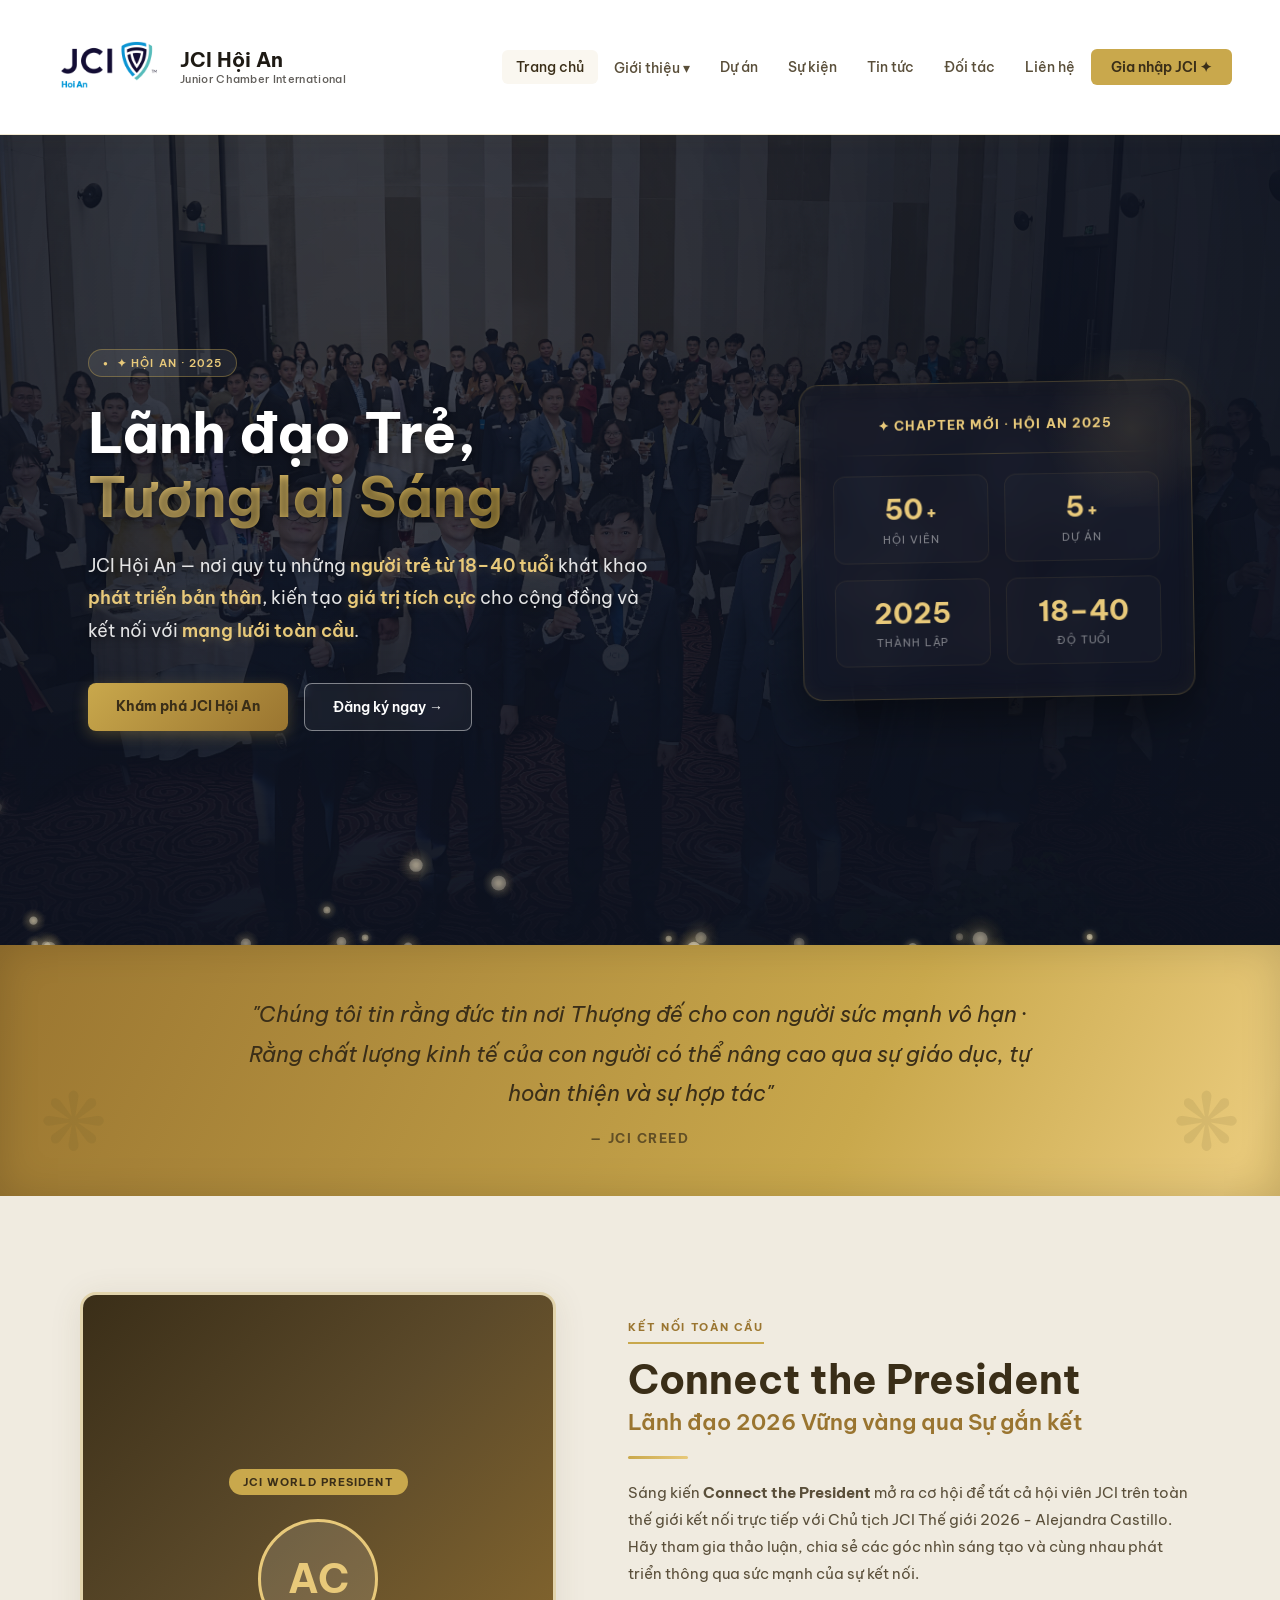
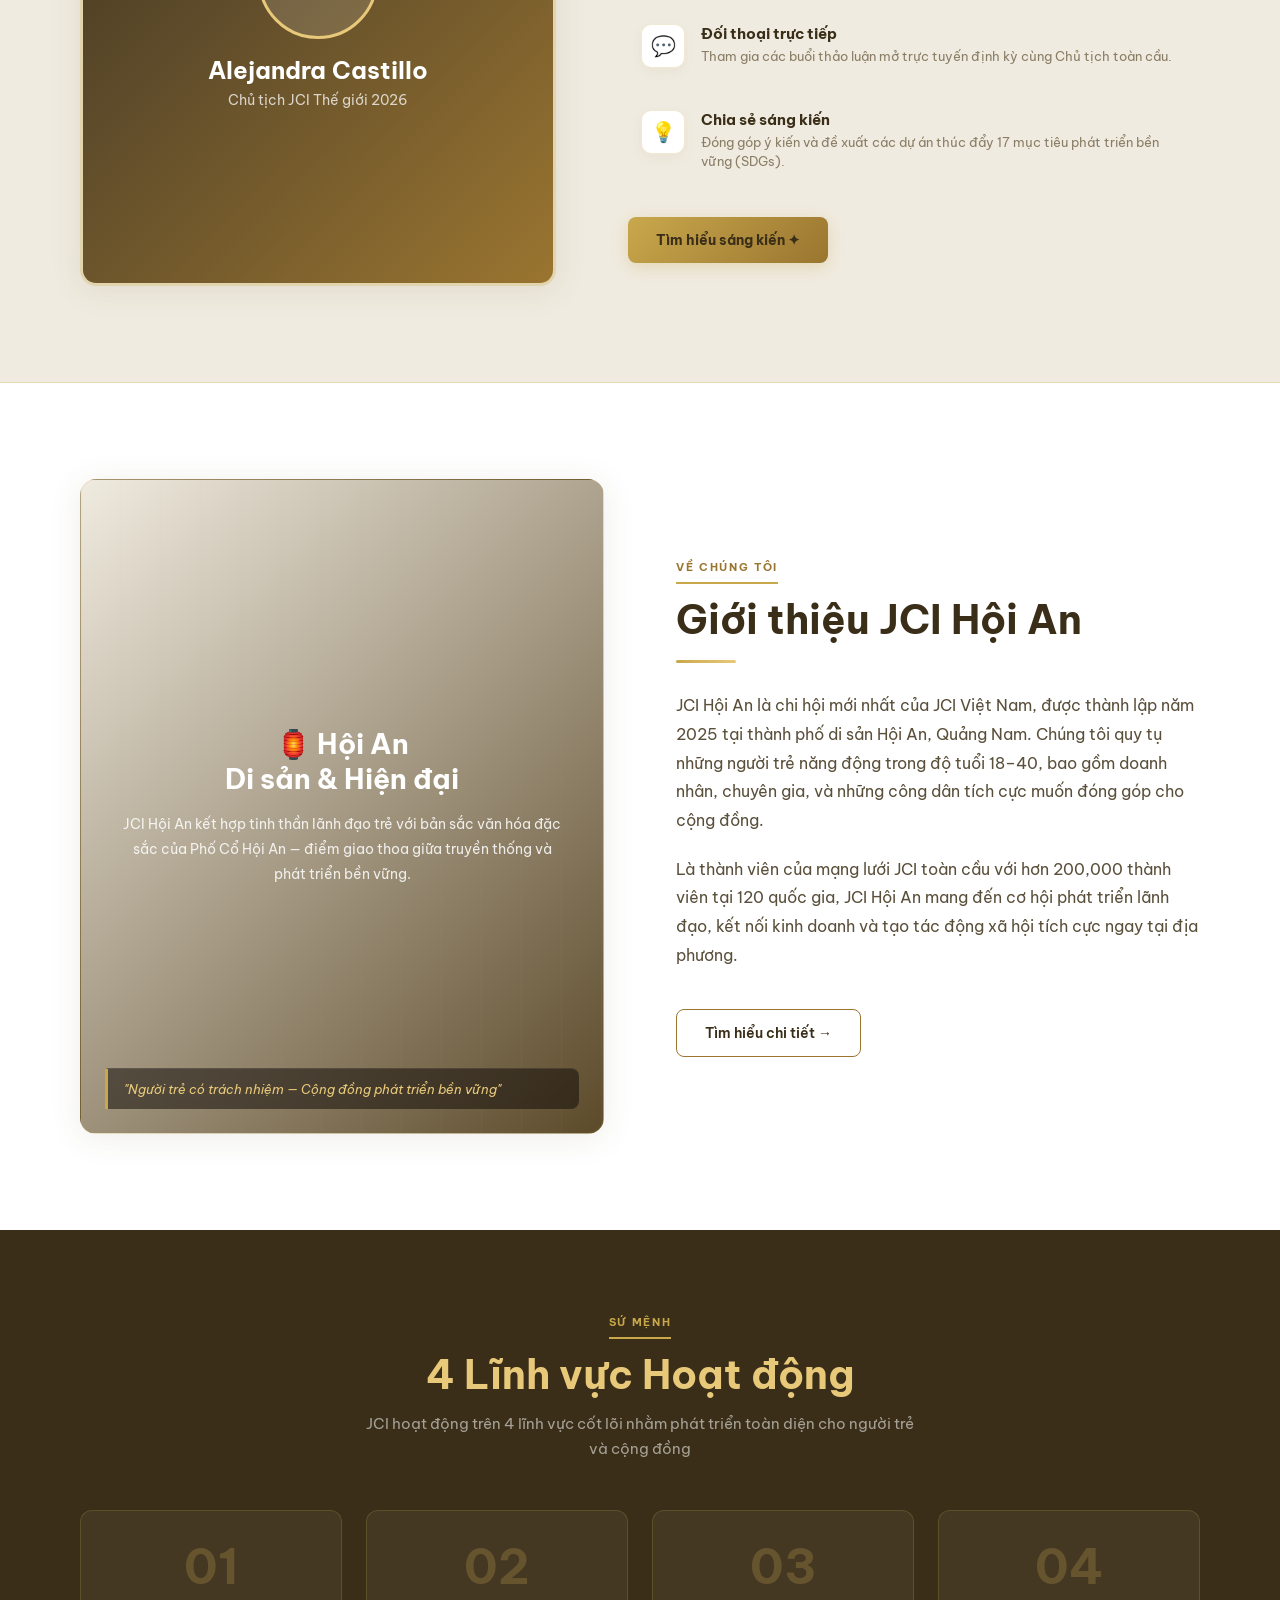
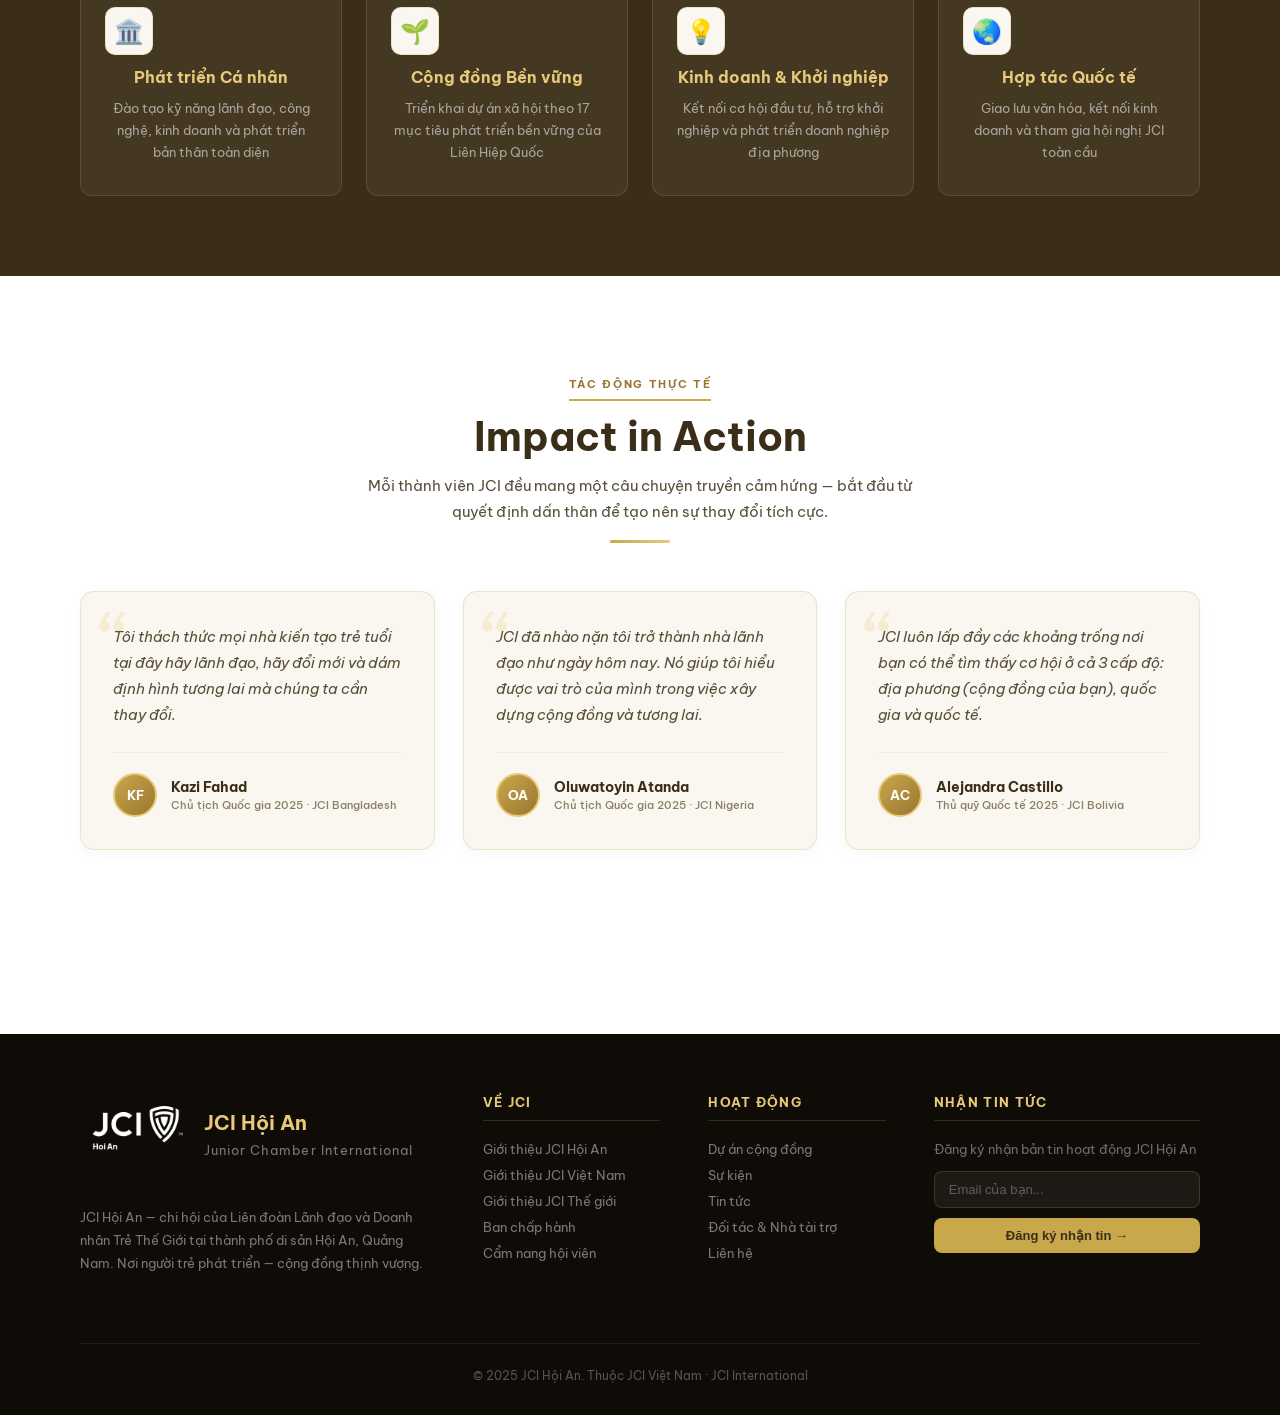
<file: Code/index.html>
<!DOCTYPE html>
<html lang="vi">

<head>
  <meta charset="UTF-8">
  <meta name="viewport" content="width=device-width, initial-scale=1.0">
  <title>JCI Hội An – Liên đoàn Lãnh đạo và Doanh nhân Trẻ</title>
  <link
    href="https://fonts.googleapis.com/css2?family=Playfair+Display:wght@400;600;700&family=Be+Vietnam+Pro:wght@300;400;500;600&display=swap"
    rel="stylesheet">
  <link rel="stylesheet" href="style.css?v=1.2">
</head>

<body>


  <!-- NAVBAR -->
  <nav>
    <a href="index.html" class="logo-wrap">
      <img src="LOGO/logo_color.png" alt="JCI H&#7897;i An" class="logo-img">
      <div class="logo-text">
        <h1>JCI Hội An</h1>
        <p>Junior Chamber International</p>
      </div>
    </a>
    <div class="nav-links">
      <a href="index.html" class="active">Trang chủ</a>
      <div class="nav-dropdown">
        <a href="about.html">Giới thiệu ▾</a>
        <div class="nav-dropdown-menu">
          <a href="about.html">Về JCI Hội An</a>
          <a href="about-jci.html">Giới thiệu JCI</a>
          <a href="team.html">Ban chấp hành</a>
          <a href="handbook.html">Cẩm nang hội viên</a>
        </div>
      </div>
      <a href="projects.html">Dự án</a>
      <a href="events.html">Sự kiện</a>
      <a href="news.html">Tin tức</a>
      <a href="partners.html">Đối tác</a>
      <a href="contact.html">Liên hệ</a>
      <a href="contact.html" class="nav-cta">Gia nhập JCI ✦</a>
    </div>
  </nav>

  <!-- HERO -->
  <section class="hero">
    <div class="hero-bg-container">
      <div class="hero-bg-parallax">
        <div class="hero-bg-image"
          style="background-image: url('../Image/banquet_hero.jpg');"></div>
      </div>
      <div class="hero-bg-overlay"></div>
      <canvas id="hero-particles"></canvas>
    </div>
    <div class="hero-container">
      <div class="hero-content fade-up">
        <div class="hero-tag">✦ Hội An · 2025</div>
        <h2>Lãnh đạo Trẻ,<br><span class="gradient-text">Tương lai Sáng</span></h2>
        <p>JCI Hội An — nơi quy tụ những <strong class="highlight-gold">người trẻ từ 18–40 tuổi</strong> khát khao <strong class="highlight-gold">phát triển bản thân</strong>, kiến tạo <strong class="highlight-gold">giá trị tích cực</strong> cho cộng đồng và kết nối với <strong class="highlight-gold">mạng lưới toàn cầu</strong>.</p>
        <div class="hero-btns">
          <a href="about.html" class="btn-primary">Khám phá JCI Hội An</a>
          <a href="contact.html" class="btn-outline">Đăng ký ngay →</a>
        </div>
      </div>
      <div class="hero-right fade-up" style="transition-delay: 200ms;">
        <div class="hero-glass-card">
          <div class="card-glow"></div>
          <div class="hero-badge">✦ CHAPTER MỚI · HỘI AN 2025</div>
          <div class="card-divider"></div>
          <div class="stats-grid">
            <div class="stat-card">
              <div class="stat-num-wrap">
                <span class="stat-num animate-number" data-target="50">0</span><span class="stat-plus">+</span>
              </div>
              <div class="stat-label">Hội viên</div>
            </div>
            <div class="stat-card">
              <div class="stat-num-wrap">
                <span class="stat-num animate-number" data-target="5">0</span><span class="stat-plus">+</span>
              </div>
              <div class="stat-label">Dự án</div>
            </div>
            <div class="stat-card">
              <span class="stat-num-no-anim">2025</span>
              <div class="stat-label">Thành lập</div>
            </div>
            <div class="stat-card">
              <span class="stat-num-no-anim">18–40</span>
              <div class="stat-label">Độ tuổi</div>
            </div>
          </div>
        </div>
      </div>
    </div>
  </section>

  <!-- JCI CREED -->
  <div class="creed-banner fade-up">
    <p>"Chúng tôi tin rằng đức tin nơi Thượng đế cho con người sức mạnh vô hạn · Rằng chất lượng kinh tế của con người
      có thể nâng cao qua sự giáo dục, tự hoàn thiện và sự hợp tác"</p>
    <cite>— JCI CREED</cite>
  </div>

  <!-- CONNECT THE PRESIDENT -->
  <section class="connect-president fade-up">
    <div class="connect-grid">
      <div class="connect-img-wrap">
        <div class="connect-img-placeholder">
          <div class="president-badge">JCI World President</div>
          <div class="avatar-circle">AC</div>
          <h4>Alejandra Castillo</h4>
          <p>Chủ tịch JCI Thế giới 2026</p>
        </div>
      </div>
      <div class="connect-content">
        <div class="section-header" style="text-align:left; margin-bottom:20px;">
          <div class="section-tag">Kết nối toàn cầu</div>
          <h2 class="section-title" style="color:var(--brown-dark);">Connect the President</h2>
          <h3 class="connect-subtitle">Lãnh đạo 2026 Vững vàng qua Sự gắn kết</h3>
          <div class="section-divider" style="margin-left:0;"></div>
        </div>
        <p>Sáng kiến <strong>Connect the President</strong> mở ra cơ hội để tất cả hội viên JCI trên toàn thế giới kết
          nối trực tiếp với Chủ tịch JCI Thế giới 2026 - Alejandra Castillo. Hãy tham gia thảo luận, chia sẻ các góc
          nhìn sáng tạo và cùng nhau phát triển thông qua sức mạnh của sự kết nối.</p>

        <div class="connect-features">
          <div class="c-feature">
            <span class="c-icon">💬</span>
            <div>
              <h5>Đối thoại trực tiếp</h5>
              <p>Tham gia các buổi thảo luận mở trực tuyến định kỳ cùng Chủ tịch toàn cầu.</p>
            </div>
          </div>
          <div class="c-feature">
            <span class="c-icon">💡</span>
            <div>
              <h5>Chia sẻ sáng kiến</h5>
              <p>Đóng góp ý kiến và đề xuất các dự án thúc đẩy 17 mục tiêu phát triển bền vững (SDGs).</p>
            </div>
          </div>
        </div>

        <div class="connect-btns">
          <a href="https://jci.cc/connect-the-president-stronger-2026-leadership-through-connection/" target="_blank"
            class="btn-primary">Tìm hiểu sáng kiến ✦</a>
        </div>
      </div>
    </div>
  </section>

  <!-- ABOUT (RESTORED SUMMARY) -->
  <section class="about" id="about">
    <div class="about-grid">
      <div class="about-img fade-up">
        <div class="about-img-inner">
          <h3><span class="lantern">🏮</span> Hội An<br>Di sản & Hiện đại</h3>
          <p>JCI Hội An kết hợp tinh thần lãnh đạo trẻ với bản sắc văn hóa đặc sắc của Phố Cổ Hội An — điểm giao thoa
            giữa truyền thống và phát triển bền vững.</p>
        </div>
        <div class="about-quote">"Người trẻ có trách nhiệm — Cộng đồng phát triển bền vững"</div>
      </div>
      <div class="about-content fade-up">
        <div class="section-header" style="text-align:left; margin-bottom:28px;">
          <div class="section-tag">Về chúng tôi</div>
          <h2 class="section-title">Giới thiệu JCI Hội An</h2>
          <div class="section-divider" style="margin-left:0;"></div>
        </div>
        <p>JCI Hội An là chi hội mới nhất của JCI Việt Nam, được thành lập năm 2025 tại thành phố di sản Hội An, Quảng
          Nam. Chúng tôi quy tụ những người trẻ năng động trong độ tuổi 18–40, bao gồm doanh nhân, chuyên gia, và những
          công dân tích cực muốn đóng góp cho cộng đồng.</p>
        <p>Là thành viên của mạng lưới JCI toàn cầu với hơn 200,000 thành viên tại 120 quốc gia, JCI Hội An mang đến cơ
          hội phát triển lãnh đạo, kết nối kinh doanh và tạo tác động xã hội tích cực ngay tại địa phương.</p>
        <a href="about.html" class="btn-outline" style="margin-top:20px;">Tìm hiểu chi tiết →</a>
      </div>
    </div>
  </section>

  <!-- PILLARS -->
  <section class="pillars">
    <div style="max-width:1200px; margin:0 auto;">
      <div class="section-header">
        <div class="section-tag">Sứ mệnh</div>
        <h2 class="section-title">4 Lĩnh vực Hoạt động</h2>
        <p class="section-sub" style="color:rgba(255,255,255,0.55);">JCI hoạt động trên 4 lĩnh vực cốt lõi nhằm phát
          triển toàn diện cho người trẻ và cộng đồng</p>
      </div>
      <div class="pillars-grid fade-up">
        <div class="pillar-card">
          <span class="pillar-num">01</span>
          <div class="pillar-icon">🏛️</div>
          <h3>Phát triển Cá nhân</h3>
          <p>Đào tạo kỹ năng lãnh đạo, công nghệ, kinh doanh và phát triển bản thân toàn diện</p>
        </div>
        <div class="pillar-card">
          <span class="pillar-num">02</span>
          <div class="pillar-icon">🌱</div>
          <h3>Cộng đồng Bền vững</h3>
          <p>Triển khai dự án xã hội theo 17 mục tiêu phát triển bền vững của Liên Hiệp Quốc</p>
        </div>
        <div class="pillar-card">
          <span class="pillar-num">03</span>
          <div class="pillar-icon">💡</div>
          <h3>Kinh doanh & Khởi nghiệp</h3>
          <p>Kết nối cơ hội đầu tư, hỗ trợ khởi nghiệp và phát triển doanh nghiệp địa phương</p>
        </div>
        <div class="pillar-card">
          <span class="pillar-num">04</span>
          <div class="pillar-icon">🌏</div>
          <h3>Hợp tác Quốc tế</h3>
          <p>Giao lưu văn hóa, kết nối kinh doanh và tham gia hội nghị JCI toàn cầu</p>
        </div>
      </div>
    </div>
  </section>

  <!-- TESTIMONIALS (IMPACT IN ACTION) -->
  <section class="testimonials" id="testimonials">
    <div style="max-width:1200px; margin:0 auto;">
      <div class="section-header">
        <div class="section-tag">Tác động thực tế</div>
        <h2 class="section-title">Impact in Action</h2>
        <p class="section-sub">Mỗi thành viên JCI đều mang một câu chuyện truyền cảm hứng — bắt đầu từ quyết định dấn
          thân để tạo nên sự thay đổi tích cực.</p>
        <div class="section-divider"></div>
      </div>
      <div class="testimonials-grid fade-up">
        <div class="testimonial-card">
          <div class="quote-icon">“</div>
          <p class="quote-text">Tôi thách thức mọi nhà kiến tạo trẻ tuổi tại đây hãy lãnh đạo, hãy đổi mới và dám định
            hình tương lai mà chúng ta cần thay đổi.</p>
          <div class="testimonial-author">
            <div class="author-avatar">KF</div>
            <div class="author-info">
              <h4>Kazi Fahad</h4>
              <p>Chủ tịch Quốc gia 2025 · JCI Bangladesh</p>
            </div>
          </div>
        </div>
        <div class="testimonial-card">
          <div class="quote-icon">“</div>
          <p class="quote-text">JCI đã nhào nặn tôi trở thành nhà lãnh đạo như ngày hôm nay. Nó giúp tôi hiểu được vai
            trò của mình trong việc xây dựng cộng đồng và tương lai.</p>
          <div class="testimonial-author">
            <div class="author-avatar">OA</div>
            <div class="author-info">
              <h4>Oluwatoyin Atanda</h4>
              <p>Chủ tịch Quốc gia 2025 · JCI Nigeria</p>
            </div>
          </div>
        </div>
        <div class="testimonial-card">
          <div class="quote-icon">“</div>
          <p class="quote-text">JCI luôn lấp đầy các khoảng trống nơi bạn có thể tìm thấy cơ hội ở cả 3 cấp độ: địa
            phương (cộng đồng của bạn), quốc gia và quốc tế.</p>
          <div class="testimonial-author">
            <div class="author-avatar">AC</div>
            <div class="author-info">
              <h4>Alejandra Castillo</h4>
              <p>Thủ quỹ Quốc tế 2025 · JCI Bolivia</p>
            </div>
          </div>
        </div>
      </div>
      <div style="text-align:center; margin-top:40px;" class="fade-up">
        <a href="https://jci.cc/about/member-stories/" target="_blank" class="btn-outline">Xem thêm câu chuyện thành
          viên →</a>
      </div>
    </div>
  </section>

  <!-- FOOTER -->
  <footer>
    <div class="footer-grid">
      <div class="footer-brand">
        <div class="footer-logo-area">
          <img src="LOGO/Đơn vị tổ chức.png" alt="JCI Hội An" class="footer-logo-img">
          <div class="footer-logo-text">
            <h4>JCI Hội An</h4>
            <p>Junior Chamber International</p>
          </div>
        </div>
        <p>JCI Hội An — chi hội của Liên đoàn Lãnh đạo và Doanh nhân Trẻ Thế Giới tại thành phố di sản Hội An, Quảng
          Nam. Nơi người trẻ phát triển — cộng đồng thịnh vượng.</p>
      </div>
      <div class="footer-col">
        <h4>Về JCI</h4>
        <a href="about.html">Giới thiệu JCI Hội An</a>
        <a href="about.html">Giới thiệu JCI Việt Nam</a>
        <a href="about-jci.html">Giới thiệu JCI Thế giới</a>
        <a href="team.html">Ban chấp hành</a>
        <a href="handbook.html">Cẩm nang hội viên</a>
      </div>
      <div class="footer-col">
        <h4>Hoạt động</h4>
        <a href="projects.html">Dự án cộng đồng</a>
        <a href="events.html">Sự kiện</a>
        <a href="news.html">Tin tức</a>
        <a href="partners.html">Đối tác & Nhà tài trợ</a>
        <a href="contact.html">Liên hệ</a>
      </div>
      <div class="footer-col">
        <h4>Nhận tin tức</h4>
        <p style="color:rgba(255,255,255,0.4); font-size:13px; margin-bottom:14px;">Đăng ký nhận bản tin hoạt động JCI
          Hội An</p>
        <div class="footer-newsletter">
          <input type="email" placeholder="Email của bạn...">
          <button>Đăng ký nhận tin →</button>
        </div>
      </div>
    </div>
    <div class="footer-bottom">
      <span>© 2025 JCI Hội An. Thuộc JCI Việt Nam · JCI International</span>
    </div>
  </footer>

  <script src="script.js"></script>
</body>

</html>
</file>
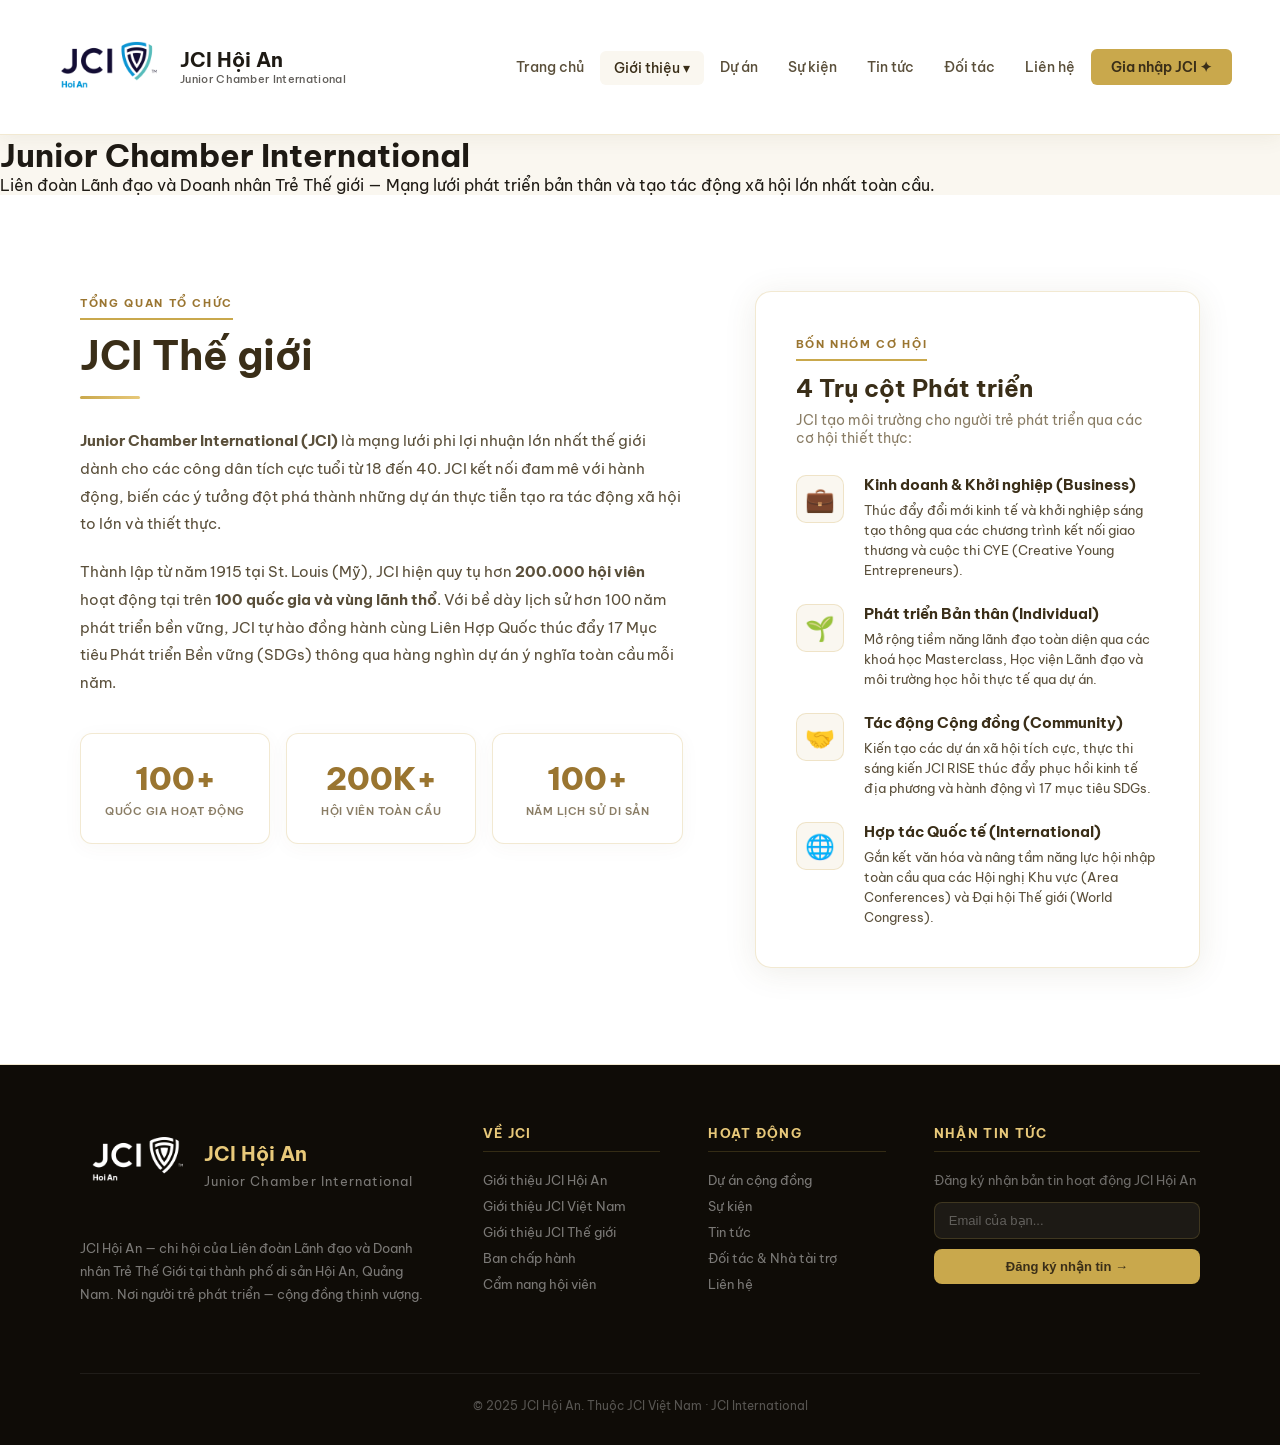
<file: Code/about-jci.html>
<!DOCTYPE html>
<html lang="vi">
<head>
<meta charset="UTF-8">
<meta name="viewport" content="width=device-width, initial-scale=1.0">
<title>Giới thiệu JCI Quốc tế – JCI Hội An</title>
<link href="https://fonts.googleapis.com/css2?family=Playfair+Display:wght@400;600;700&family=Be+Vietnam+Pro:wght@300;400;500;600&display=swap" rel="stylesheet">
<link rel="stylesheet" href="style.css?v=1.2">
</head>
<body>

<!-- NAVBAR -->
<nav>
  <a href="index.html" class="logo-wrap">
    <img src="LOGO/logo_color.png" alt="JCI Hội An" class="logo-img">
    <div class="logo-text">
      <h1>JCI Hội An</h1>
      <p>Junior Chamber International</p>
    </div>
  </a>
  <div class="nav-links">
    <a href="index.html">Trang chủ</a>
    <div class="nav-dropdown">
      <a href="about.html" class="active">Giới thiệu ▾</a>
      <div class="nav-dropdown-menu">
        <a href="about.html">Về JCI Hội An</a>
        <a href="about-jci.html">Giới thiệu JCI</a>
        <a href="team.html">Ban chấp hành</a>
        <a href="handbook.html">Cẩm nang hội viên</a>
      </div>
    </div>
    <a href="projects.html">Dự án</a>
    <a href="events.html">Sự kiện</a>
    <a href="news.html">Tin tức</a>
    <a href="partners.html">Đối tác</a>
    <a href="contact.html">Liên hệ</a>
    <a href="contact.html" class="nav-cta">Gia nhập JCI ✦</a>
  </div>
</nav>

<!-- PAGE HEADER -->
<header class="page-header">
  <div class="page-header-container">
    <h1>Junior Chamber International</h1>
    <p>Liên đoàn Lãnh đạo và Doanh nhân Trẻ Thế giới — Mạng lưới phát triển bản thân và tạo tác động xã hội lớn nhất toàn cầu.</p>
  </div>
</header>

<!-- ABOUT JCI GLOBAL CONTENT -->
<section class="about-jci-global" style="background: var(--white); border-top: none;">
  <div class="about-jci-grid">
    <div class="about-jci-content fade-up">
      <div class="section-header" style="text-align:left; margin-bottom:28px;">
        <div class="section-tag">Tổng quan tổ chức</div>
        <h2 class="section-title">JCI Thế giới</h2>
        <div class="section-divider" style="margin-left:0;"></div>
      </div>
      <p><strong>Junior Chamber International (JCI)</strong> là mạng lưới phi lợi nhuận lớn nhất thế giới dành cho các công dân tích cực tuổi từ 18 đến 40. JCI kết nối đam mê với hành động, biến các ý tưởng đột phá thành những dự án thực tiễn tạo ra tác động xã hội to lớn và thiết thực.</p>
      <p>Thành lập từ năm 1915 tại St. Louis (Mỹ), JCI hiện quy tụ hơn <strong>200.000 hội viên</strong> hoạt động tại trên <strong>100 quốc gia và vùng lãnh thổ</strong>. Với bề dày lịch sử hơn 100 năm phát triển bền vững, JCI tự hào đồng hành cùng Liên Hợp Quốc thúc đẩy 17 Mục tiêu Phát triển Bền vững (SDGs) thông qua hàng nghìn dự án ý nghĩa toàn cầu mỗi năm.</p>
      
      <div class="about-jci-stats">
        <div class="jci-stat-card">
          <span class="jci-stat-num">100+</span>
          <span class="jci-stat-lbl">Quốc gia hoạt động</span>
        </div>
        <div class="jci-stat-card">
          <span class="jci-stat-num">200K+</span>
          <span class="jci-stat-lbl">Hội viên toàn cầu</span>
        </div>
        <div class="jci-stat-card">
          <span class="jci-stat-num">100+</span>
          <span class="jci-stat-lbl">Năm lịch sử di sản</span>
        </div>
      </div>
    </div>
    
    <div class="about-jci-pillars fade-up">
      <div class="section-header" style="text-align:left; margin-bottom:28px;">
        <div class="section-tag">Bốn nhóm cơ hội</div>
        <h3 style="font-size:24px; font-weight:700; color:var(--brown-dark);">4 Trụ cột Phát triển</h3>
        <p style="font-size:14px; color:var(--text-muted); margin-top:8px;">JCI tạo môi trường cho người trẻ phát triển qua các cơ hội thiết thực:</p>
      </div>
      
      <div class="pillar-row">
        <span class="pillar-icon">💼</span>
        <div class="pillar-info">
          <h4>Kinh doanh & Khởi nghiệp (Business)</h4>
          <p>Thúc đẩy đổi mới kinh tế và khởi nghiệp sáng tạo thông qua các chương trình kết nối giao thương và cuộc thi CYE (Creative Young Entrepreneurs).</p>
        </div>
      </div>
      
      <div class="pillar-row">
        <span class="pillar-icon">🌱</span>
        <div class="pillar-info">
          <h4>Phát triển Bản thân (Individual)</h4>
          <p>Mở rộng tiềm năng lãnh đạo toàn diện qua các khoá học Masterclass, Học viện Lãnh đạo và môi trường học hỏi thực tế qua dự án.</p>
        </div>
      </div>
      
      <div class="pillar-row">
        <span class="pillar-icon">🤝</span>
        <div class="pillar-info">
          <h4>Tác động Cộng đồng (Community)</h4>
          <p>Kiến tạo các dự án xã hội tích cực, thực thi sáng kiến JCI RISE thúc đẩy phục hồi kinh tế địa phương và hành động vì 17 mục tiêu SDGs.</p>
        </div>
      </div>
      
      <div class="pillar-row">
        <span class="pillar-icon">🌐</span>
        <div class="pillar-info">
          <h4>Hợp tác Quốc tế (International)</h4>
          <p>Gắn kết văn hóa và nâng tầm năng lực hội nhập toàn cầu qua các Hội nghị Khu vực (Area Conferences) và Đại hội Thế giới (World Congress).</p>
        </div>
      </div>
    </div>
  </div>
</section>

<!-- FOOTER -->
<footer>
  <div class="footer-grid">
    <div class="footer-brand">
      <div class="footer-logo-area">
        <img src="LOGO/Đơn vị tổ chức.png" alt="JCI Hội An" class="footer-logo-img">
        <div class="footer-logo-text">
          <h4>JCI Hội An</h4>
          <p>Junior Chamber International</p>
        </div>
      </div>
      <p>JCI Hội An — chi hội của Liên đoàn Lãnh đạo và Doanh nhân Trẻ Thế Giới tại thành phố di sản Hội An, Quảng Nam. Nơi người trẻ phát triển — cộng đồng thịnh vượng.</p>
    </div>
    <div class="footer-col">
      <h4>Về JCI</h4>
      <a href="about.html">Giới thiệu JCI Hội An</a>
      <a href="about.html">Giới thiệu JCI Việt Nam</a>
      <a href="about-jci.html">Giới thiệu JCI Thế giới</a>
      <a href="team.html">Ban chấp hành</a>
      <a href="handbook.html">Cẩm nang hội viên</a>
    </div>
    <div class="footer-col">
      <h4>Hoạt động</h4>
      <a href="projects.html">Dự án cộng đồng</a>
      <a href="events.html">Sự kiện</a>
      <a href="news.html">Tin tức</a>
      <a href="partners.html">Đối tác & Nhà tài trợ</a>
      <a href="contact.html">Liên hệ</a>
    </div>
    <div class="footer-col">
      <h4>Nhận tin tức</h4>
      <p style="color:rgba(255,255,255,0.4); font-size:13px; margin-bottom:14px;">Đăng ký nhận bản tin hoạt động JCI Hội An</p>
      <div class="footer-newsletter">
        <input type="email" placeholder="Email của bạn...">
        <button>Đăng ký nhận tin →</button>
      </div>
    </div>
  </div>
  <div class="footer-bottom">
    <span>© 2025 JCI Hội An. Thuộc JCI Việt Nam · JCI International</span>
  </div>
</footer>

<script src="script.js"></script>
</body>
</html>
</file>
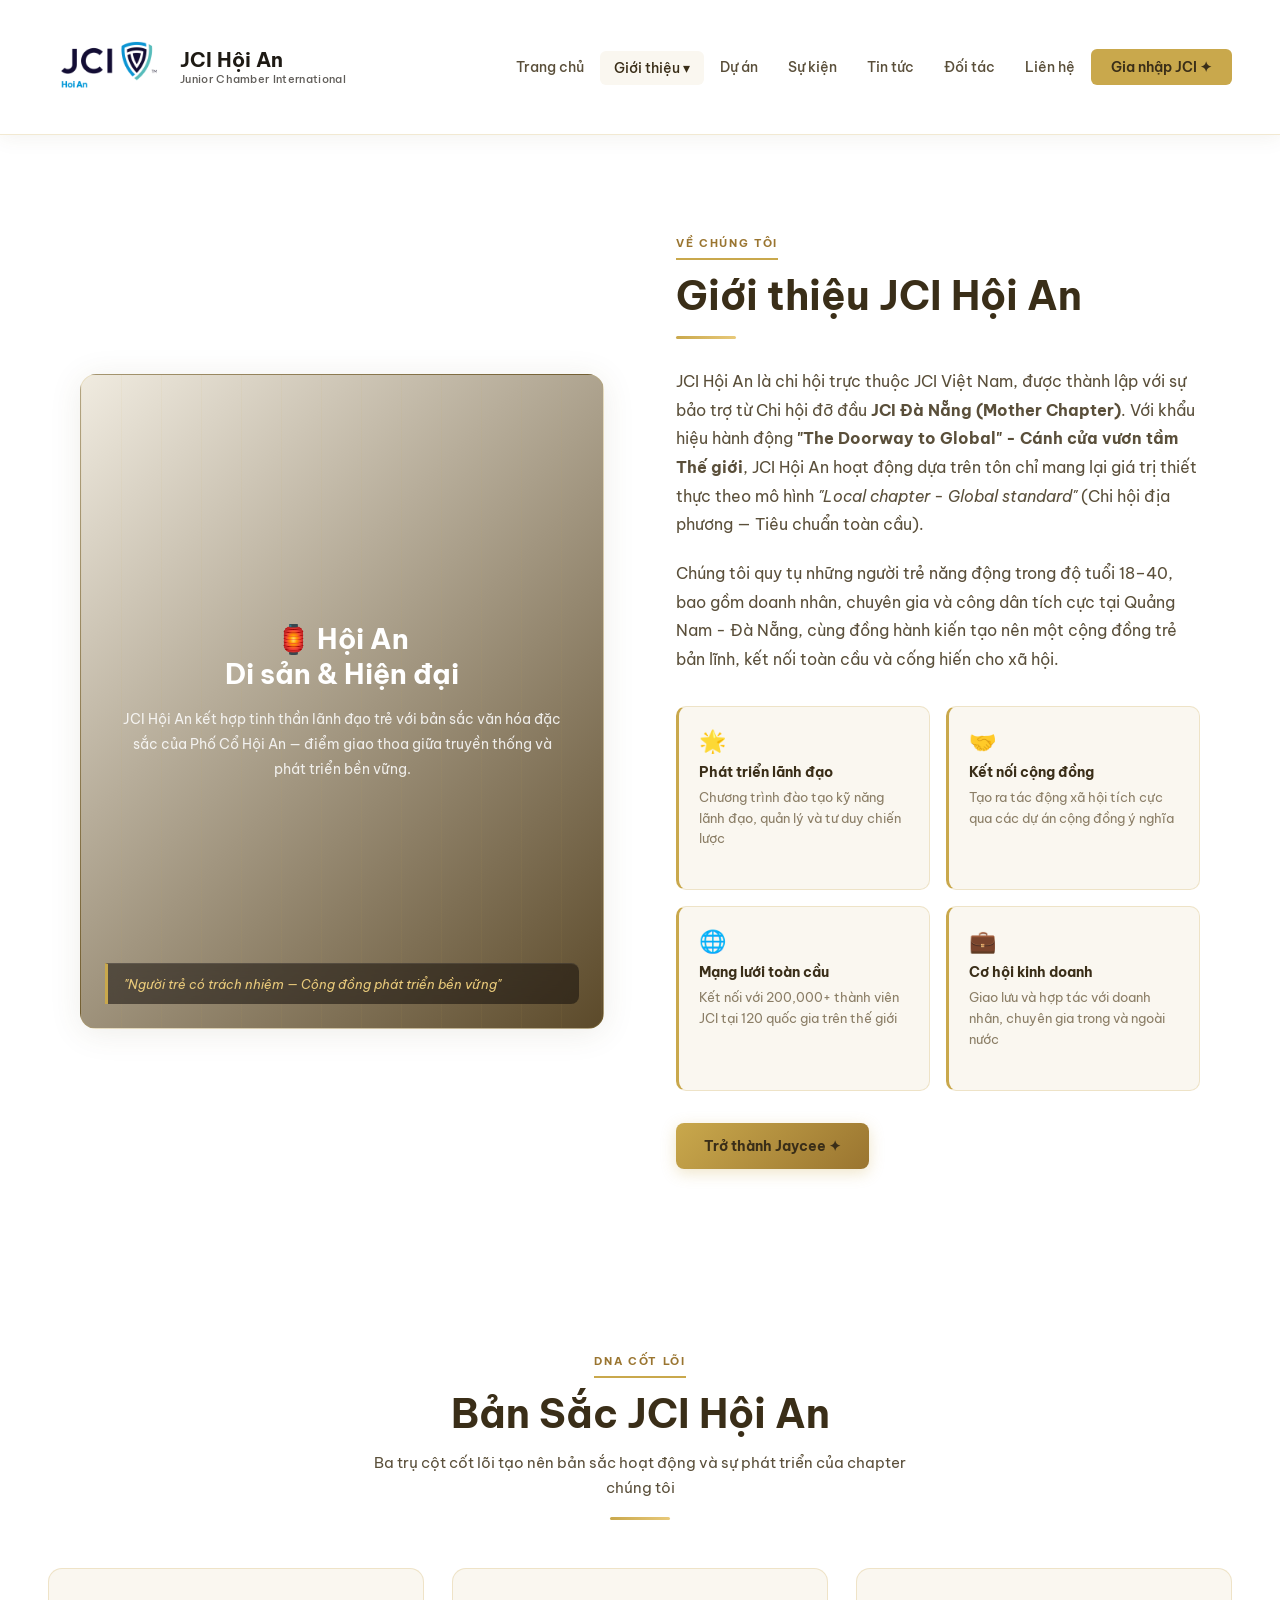
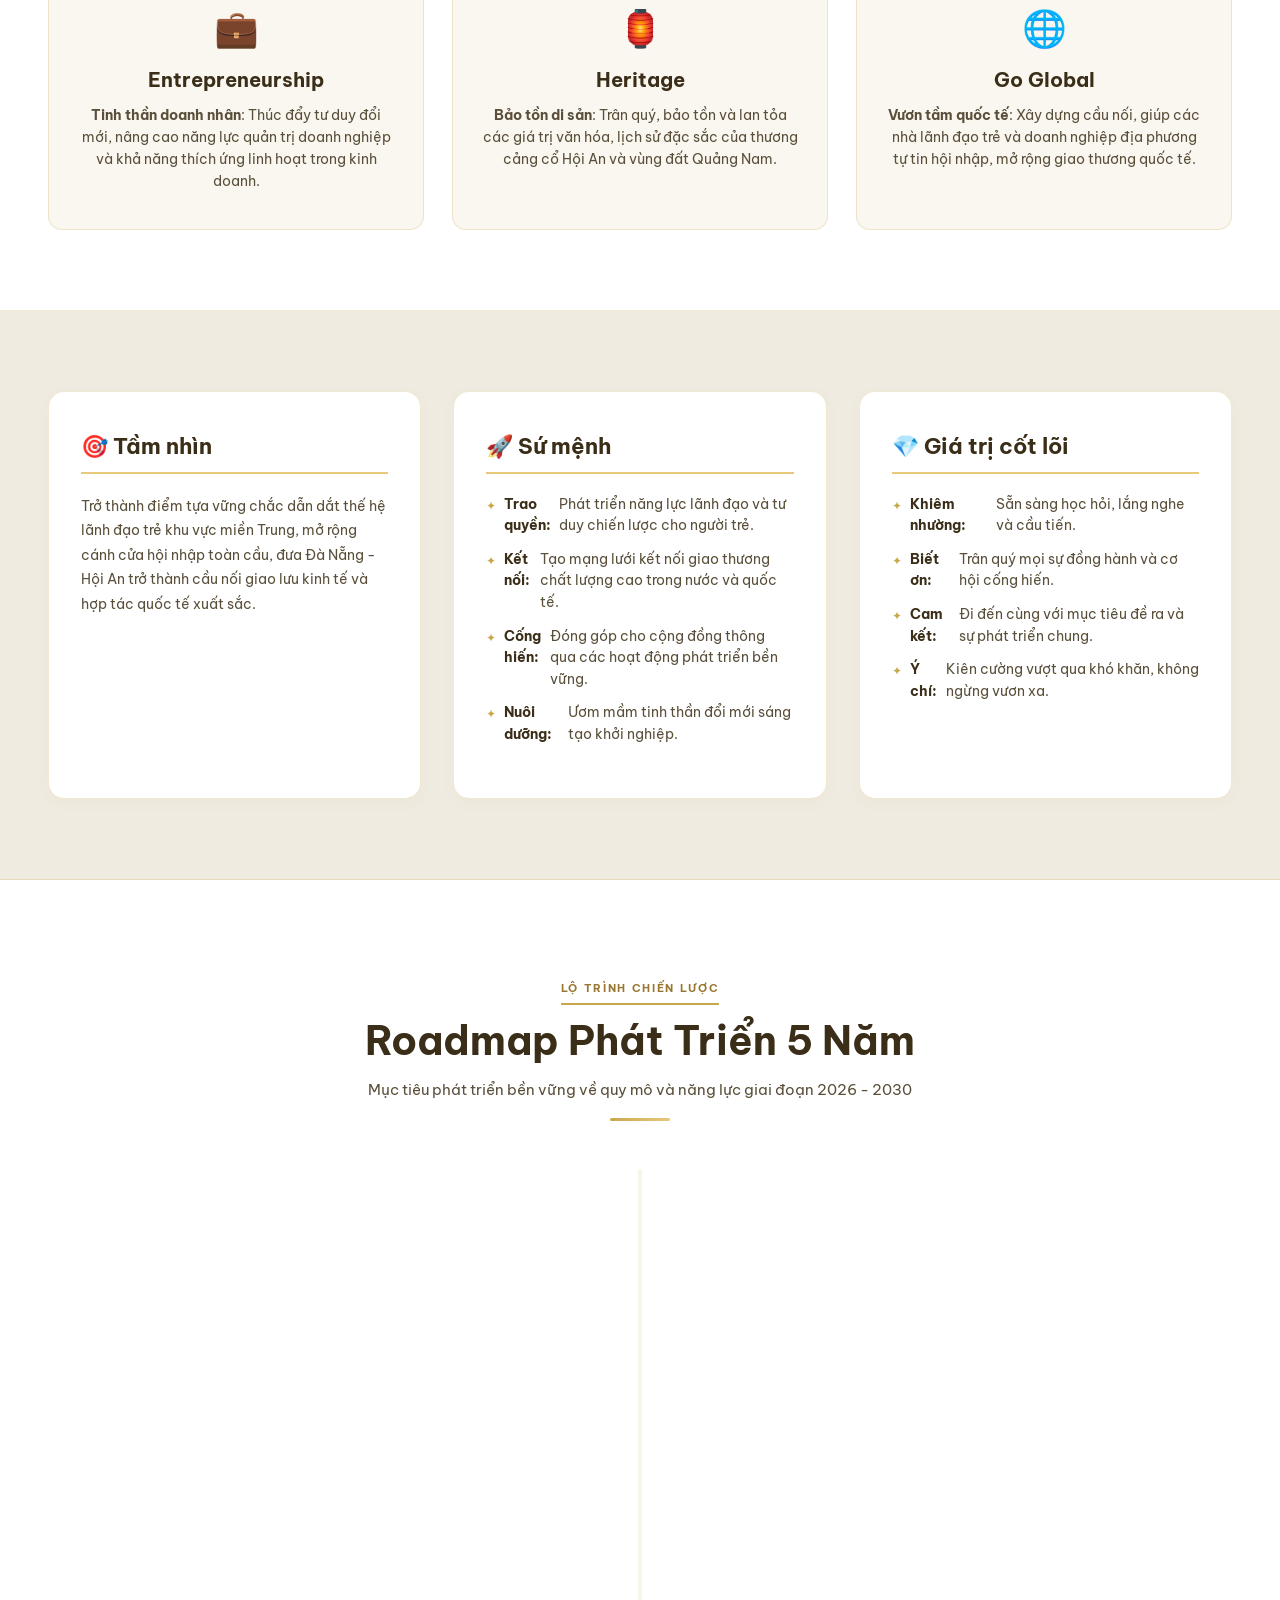
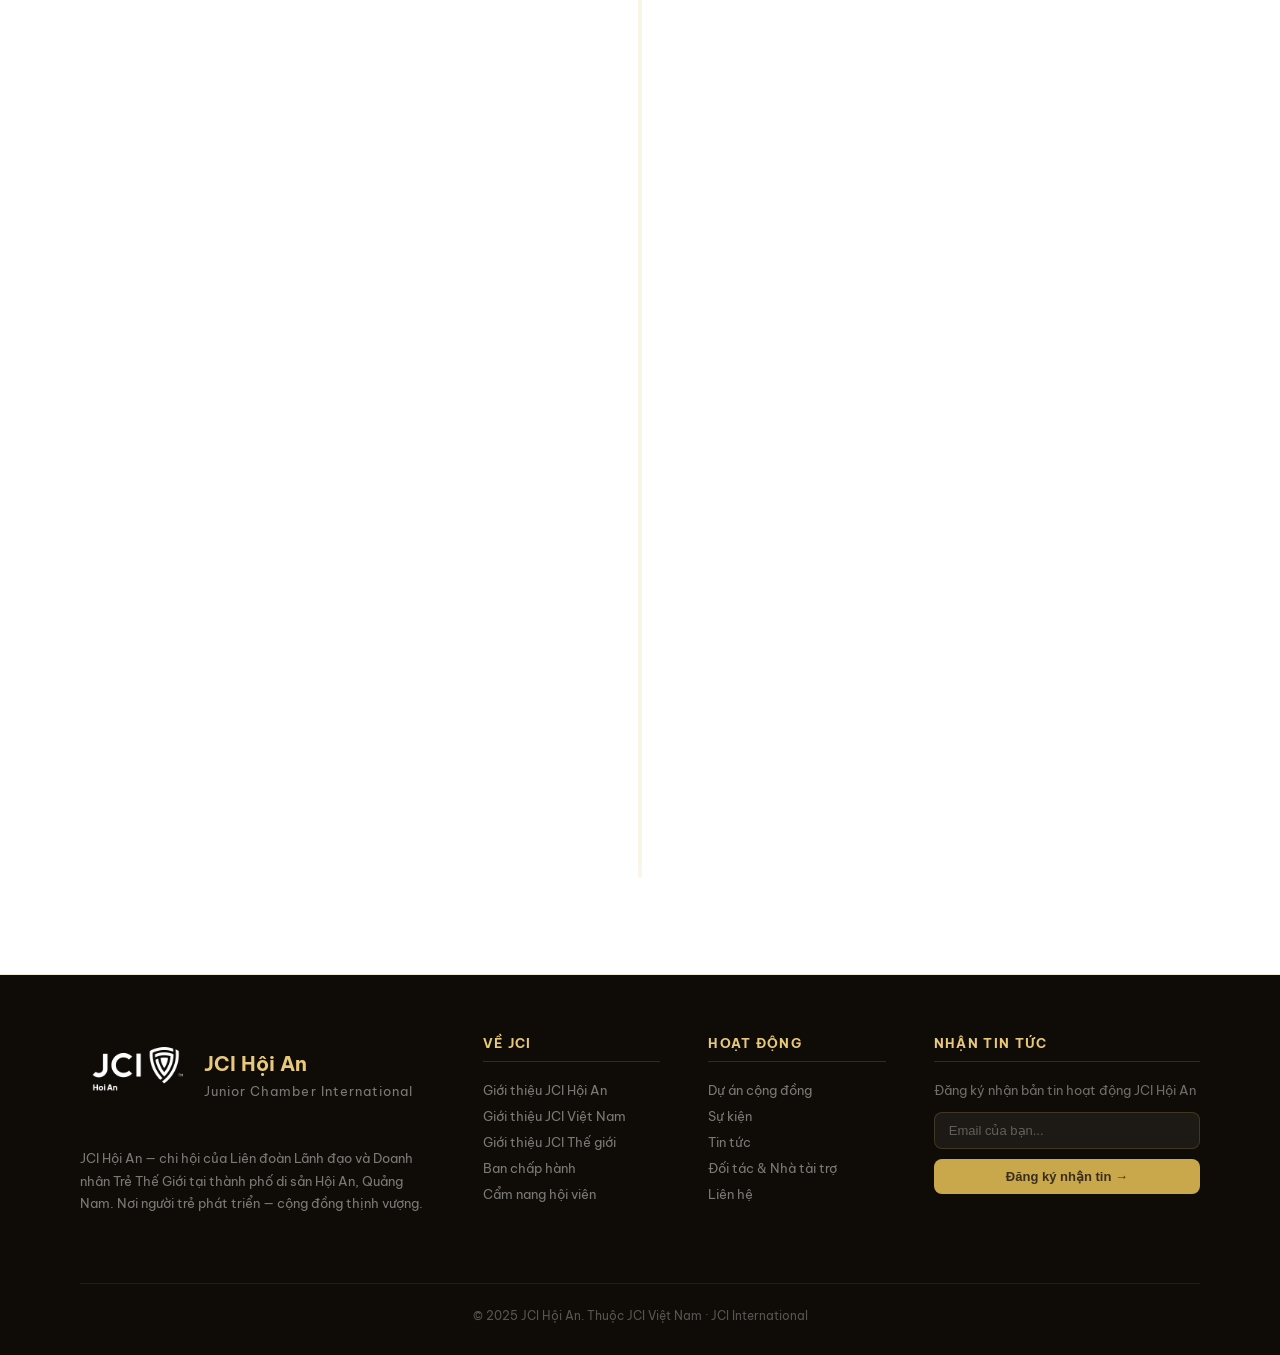
<file: Code/about.html>
<!DOCTYPE html>
<html lang="vi">
<head>
<meta charset="UTF-8">
<meta name="viewport" content="width=device-width, initial-scale=1.0">
<title>Giới thiệu – JCI Hội An</title>
<link href="https://fonts.googleapis.com/css2?family=Playfair+Display:wght@400;600;700&family=Be+Vietnam+Pro:wght@300;400;500;600&display=swap" rel="stylesheet">
<link rel="stylesheet" href="style.css?v=1.2">
</head>
<body>


<!-- NAVBAR -->
<nav>
  <a href="index.html" class="logo-wrap">
    <img src="LOGO/logo_color.png" alt="JCI H&#7897;i An" class="logo-img">
    <div class="logo-text">
      <h1>JCI Hội An</h1>
      <p>Junior Chamber International</p>
    </div>
  </a>
  <div class="nav-links">
    <a href="index.html">Trang chủ</a>
    <div class="nav-dropdown">
      <a href="about.html" class="active">Giới thiệu ▾</a>
      <div class="nav-dropdown-menu">
        <a href="about.html">Về JCI Hội An</a>
        <a href="about-jci.html">Giới thiệu JCI</a>
        <a href="team.html">Ban chấp hành</a>
        <a href="handbook.html">Cẩm nang hội viên</a>
      </div>
    </div>
    <a href="projects.html">Dự án</a>
    <a href="events.html">Sự kiện</a>
    <a href="news.html">Tin tức</a>
    <a href="partners.html">Đối tác</a>
    <a href="contact.html">Liên hệ</a>
    <a href="contact.html" class="nav-cta">Gia nhập JCI ✦</a>
  </div>
</nav>

<!-- ABOUT HOI AN -->
<section class="about" id="about-hoian">
  <div class="about-grid">
    <div class="about-img fade-up">
      <div class="about-img-inner">
        <h3>🏮 Hội An<br>Di sản & Hiện đại</h3>
        <p>JCI Hội An kết hợp tinh thần lãnh đạo trẻ với bản sắc văn hóa đặc sắc của Phố Cổ Hội An — điểm giao thoa giữa truyền thống và phát triển bền vững.</p>
      </div>
      <div class="about-quote">"Người trẻ có trách nhiệm — Cộng đồng phát triển bền vững"</div>
    </div>
    <div class="about-content fade-up">
      <div class="section-header" style="text-align:left; margin-bottom:28px;">
        <div class="section-tag">Về chúng tôi</div>
        <h2 class="section-title">Giới thiệu JCI Hội An</h2>
        <div class="section-divider" style="margin-left:0;"></div>
      </div>
      <p>JCI Hội An là chi hội trực thuộc JCI Việt Nam, được thành lập với sự bảo trợ từ Chi hội đỡ đầu <strong>JCI Đà Nẵng (Mother Chapter)</strong>. Với khẩu hiệu hành động <strong>"The Doorway to Global" - Cánh cửa vươn tầm Thế giới</strong>, JCI Hội An hoạt động dựa trên tôn chỉ mang lại giá trị thiết thực theo mô hình <em>"Local chapter - Global standard"</em> (Chi hội địa phương — Tiêu chuẩn toàn cầu).</p>
      <p>Chúng tôi quy tụ những người trẻ năng động trong độ tuổi 18–40, bao gồm doanh nhân, chuyên gia và công dân tích cực tại Quảng Nam - Đà Nẵng, cùng đồng hành kiến tạo nên một cộng đồng trẻ bản lĩnh, kết nối toàn cầu và cống hiến cho xã hội.</p>
      <div class="about-highlights">
        <div class="highlight-card">
          <div class="highlight-icon">🌟</div>
          <h4>Phát triển lãnh đạo</h4>
          <p>Chương trình đào tạo kỹ năng lãnh đạo, quản lý và tư duy chiến lược</p>
        </div>
        <div class="highlight-card">
          <div class="highlight-icon">🤝</div>
          <h4>Kết nối cộng đồng</h4>
          <p>Tạo ra tác động xã hội tích cực qua các dự án cộng đồng ý nghĩa</p>
        </div>
        <div class="highlight-card">
          <div class="highlight-icon">🌐</div>
          <h4>Mạng lưới toàn cầu</h4>
          <p>Kết nối với 200,000+ thành viên JCI tại 120 quốc gia trên thế giới</p>
        </div>
        <div class="highlight-card">
          <div class="highlight-icon">💼</div>
          <h4>Cơ hội kinh doanh</h4>
          <p>Giao lưu và hợp tác với doanh nhân, chuyên gia trong và ngoài nước</p>
        </div>
      </div>
      <a href="contact.html" class="btn-primary">Trở thành Jaycee ✦</a>
    </div>
  </div>
</section>

<!-- DNA SECTION -->
<section class="dna-section">
  <div class="section-header">
    <div class="section-tag">DNA Cốt Lõi</div>
    <h2 class="section-title">Bản Sắc JCI Hội An</h2>
    <p class="section-sub">Ba trụ cột cốt lõi tạo nên bản sắc hoạt động và sự phát triển của chapter chúng tôi</p>
    <div class="section-divider"></div>
  </div>
  <div class="dna-grid fade-up">
    <div class="dna-card">
      <span class="dna-icon">💼</span>
      <h3>Entrepreneurship</h3>
      <p><strong>Tinh thần doanh nhân</strong>: Thúc đẩy tư duy đổi mới, nâng cao năng lực quản trị doanh nghiệp và khả năng thích ứng linh hoạt trong kinh doanh.</p>
    </div>
    <div class="dna-card">
      <span class="dna-icon">🏮</span>
      <h3>Heritage</h3>
      <p><strong>Bảo tồn di sản</strong>: Trân quý, bảo tồn và lan tỏa các giá trị văn hóa, lịch sử đặc sắc của thương cảng cổ Hội An và vùng đất Quảng Nam.</p>
    </div>
    <div class="dna-card">
      <span class="dna-icon">🌐</span>
      <h3>Go Global</h3>
      <p><strong>Vươn tầm quốc tế</strong>: Xây dựng cầu nối, giúp các nhà lãnh đạo trẻ và doanh nghiệp địa phương tự tin hội nhập, mở rộng giao thương quốc tế.</p>
    </div>
  </div>
</section>

<!-- CORE PHILOSOPHY -->
<section class="core-philosophy">
  <div class="philosophy-grid fade-up">
    <div class="philosophy-card">
      <h3>🎯 Tầm nhìn</h3>
      <p>Trở thành điểm tựa vững chắc dẫn dắt thế hệ lãnh đạo trẻ khu vực miền Trung, mở rộng cánh cửa hội nhập toàn cầu, đưa Đà Nẵng - Hội An trở thành cầu nối giao lưu kinh tế và hợp tác quốc tế xuất sắc.</p>
    </div>
    <div class="philosophy-card">
      <h3>🚀 Sứ mệnh</h3>
      <ul>
        <li><strong>Trao quyền:</strong> Phát triển năng lực lãnh đạo và tư duy chiến lược cho người trẻ.</li>
        <li><strong>Kết nối:</strong> Tạo mạng lưới kết nối giao thương chất lượng cao trong nước và quốc tế.</li>
        <li><strong>Cống hiến:</strong> Đóng góp cho cộng đồng thông qua các hoạt động phát triển bền vững.</li>
        <li><strong>Nuôi dưỡng:</strong> Ươm mầm tinh thần đổi mới sáng tạo khởi nghiệp.</li>
      </ul>
    </div>
    <div class="philosophy-card">
      <h3>💎 Giá trị cốt lõi</h3>
      <ul>
        <li><strong>Khiêm nhường:</strong> Sẵn sàng học hỏi, lắng nghe và cầu tiến.</li>
        <li><strong>Biết ơn:</strong> Trân quý mọi sự đồng hành và cơ hội cống hiến.</li>
        <li><strong>Cam kết:</strong> Đi đến cùng với mục tiêu đề ra và sự phát triển chung.</li>
        <li><strong>Ý chí:</strong> Kiên cường vượt qua khó khăn, không ngừng vươn xa.</li>
      </ul>
    </div>
  </div>
</section>

<!-- ROADMAP SECTION -->
<section class="roadmap-section">
  <div class="section-header">
    <div class="section-tag">Lộ trình chiến lược</div>
    <h2 class="section-title">Roadmap Phát Triển 5 Năm</h2>
    <p class="section-sub">Mục tiêu phát triển bền vững về quy mô và năng lực giai đoạn 2026 - 2030</p>
    <div class="section-divider"></div>
  </div>
  <div class="roadmap-timeline fade-up">
    <div class="timeline-progress-line"></div>
    <div class="timeline-item">
      <div class="timeline-dot"></div>
      <div class="timeline-content">
        <div class="timeline-year">2026</div>
        <div class="timeline-title">Foundation (Quy tụ & Xây nội lực)</div>
        <div class="timeline-desc">Thành lập vững vàng chi hội, quy tụ tối thiểu 51 hội viên năng động và hoàn thiện cơ cấu vận hành chuẩn quốc tế.</div>
      </div>
    </div>
    <div class="timeline-item">
      <div class="timeline-dot"></div>
      <div class="timeline-content">
        <div class="timeline-year">2027</div>
        <div class="timeline-title">Empowerment (Trao quyền & Vững nội lực)</div>
        <div class="timeline-desc">Đẩy mạnh các chương trình đào tạo chuyên sâu, phát triển ban chuyên môn và nâng số lượng hội viên lên 61 người.</div>
      </div>
    </div>
    <div class="timeline-item">
      <div class="timeline-dot"></div>
      <div class="timeline-content">
        <div class="timeline-year">2028</div>
        <div class="timeline-title">Member Growth (Tạo tác động cộng đồng)</div>
        <div class="timeline-desc">Mở rộng quy mô hoạt động xã hội, nâng cao ảnh hưởng của các dự án bền vững, phát triển quy mô đạt 71 hội viên.</div>
      </div>
    </div>
    <div class="timeline-item">
      <div class="timeline-dot"></div>
      <div class="timeline-content">
        <div class="timeline-year">2029</div>
        <div class="timeline-title">Local Influence (Định vị vững chắc)</div>
        <div class="timeline-desc">Trở thành đối tác chiến lược tin cậy của các tổ chức, hiệp hội tại địa phương với quy mô tối thiểu 81 hội viên.</div>
      </div>
    </div>
    <div class="timeline-item">
      <div class="timeline-dot"></div>
      <div class="timeline-content">
        <div class="timeline-year">2030</div>
        <div class="timeline-title">Global Expansion (Vươn mình thế giới)</div>
        <div class="timeline-desc">Tăng cường giao lưu quốc tế sâu rộng, kết nghĩa với các chi hội toàn cầu, hoàn thành mục tiêu 91 hội viên chính thức.</div>
      </div>
    </div>
  </div>
</section>

<!-- FOOTER -->
<footer>
  <div class="footer-grid">
    <div class="footer-brand">
      <div class="footer-logo-area">
        <img src="LOGO/Đơn vị tổ chức.png" alt="JCI Hội An" class="footer-logo-img">
        <div class="footer-logo-text">
          <h4>JCI Hội An</h4>
          <p>Junior Chamber International</p>
        </div>
      </div>
      <p>JCI Hội An — chi hội của Liên đoàn Lãnh đạo và Doanh nhân Trẻ Thế Giới tại thành phố di sản Hội An, Quảng Nam. Nơi người trẻ phát triển — cộng đồng thịnh vượng.</p>
    </div>
    <div class="footer-col">
      <h4>Về JCI</h4>
      <a href="about.html">Giới thiệu JCI Hội An</a>
      <a href="about.html">Giới thiệu JCI Việt Nam</a>
      <a href="about-jci.html">Giới thiệu JCI Thế giới</a>
      <a href="team.html">Ban chấp hành</a>
      <a href="handbook.html">Cẩm nang hội viên</a>
    </div>
    <div class="footer-col">
      <h4>Hoạt động</h4>
      <a href="projects.html">Dự án cộng đồng</a>
      <a href="events.html">Sự kiện</a>
      <a href="news.html">Tin tức</a>
      <a href="partners.html">Đối tác & Nhà tài trợ</a>
      <a href="contact.html">Liên hệ</a>
    </div>
    <div class="footer-col">
      <h4>Nhận tin tức</h4>
      <p style="color:rgba(255,255,255,0.4); font-size:13px; margin-bottom:14px;">Đăng ký nhận bản tin hoạt động JCI Hội An</p>
      <div class="footer-newsletter">
        <input type="email" placeholder="Email của bạn...">
        <button>Đăng ký nhận tin →</button>
      </div>
    </div>
  </div>
  <div class="footer-bottom">
    <span>© 2025 JCI Hội An. Thuộc JCI Việt Nam · JCI International</span>
  </div>
</footer>

<script src="script.js"></script>
</body>
</html>
</file>
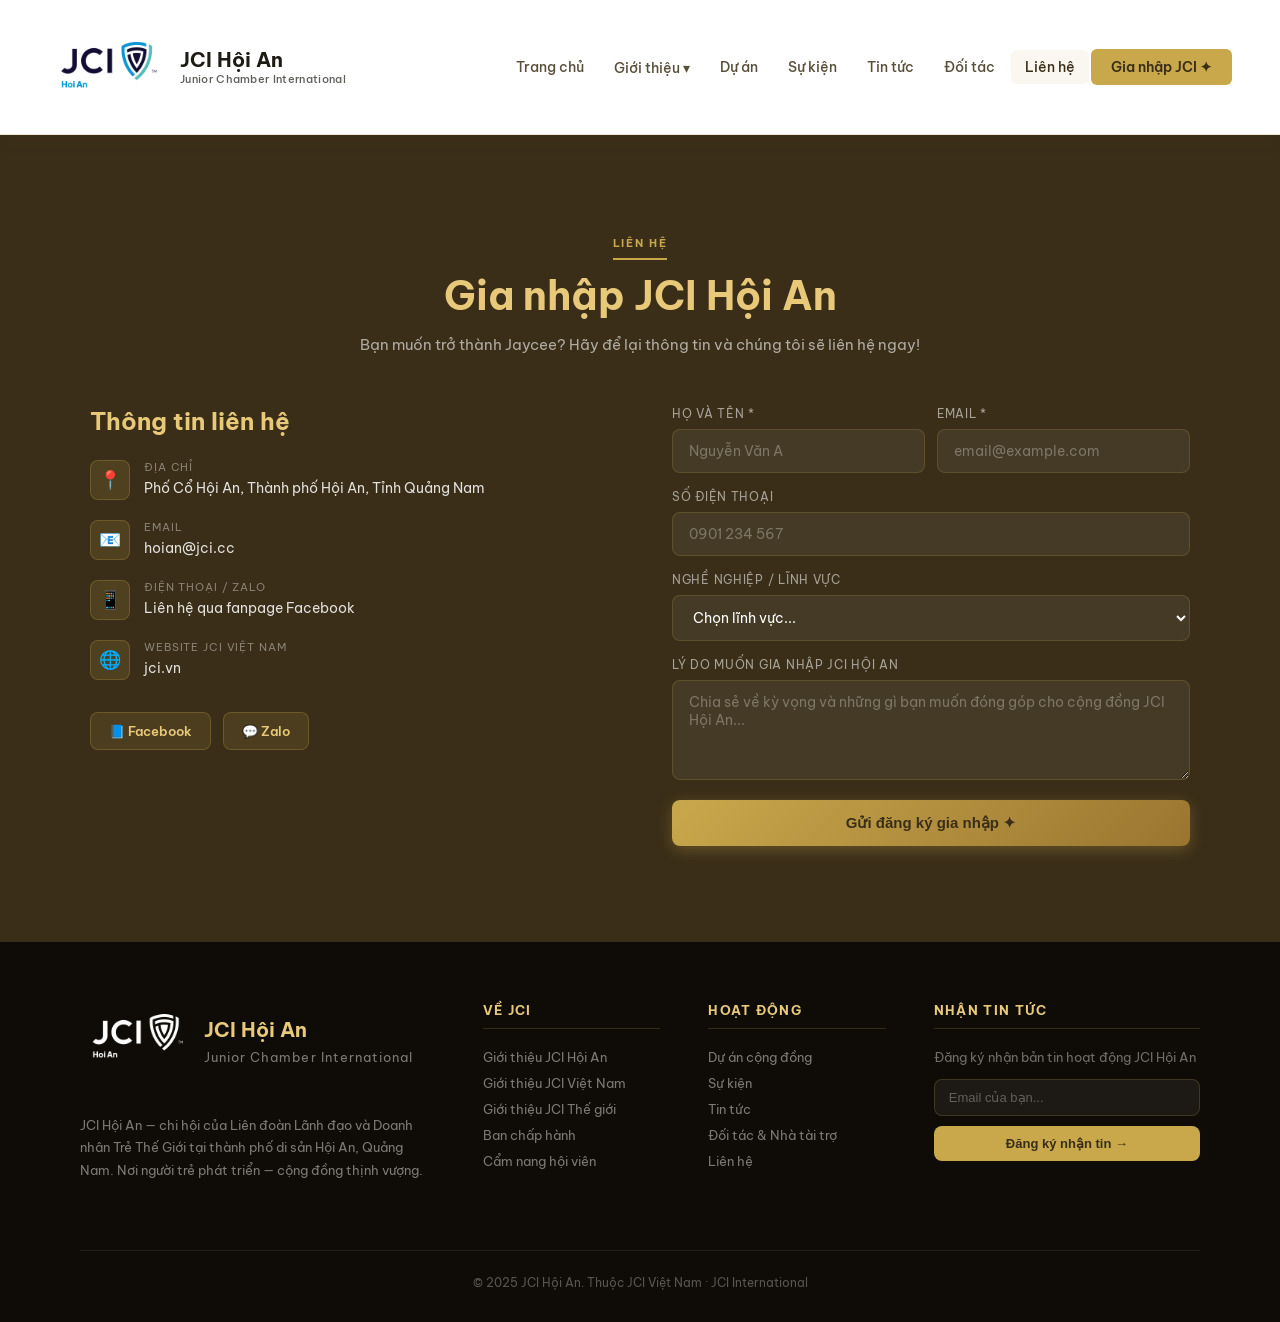
<file: Code/contact.html>
<!DOCTYPE html>
<html lang="vi">
<head>
<meta charset="UTF-8">
<meta name="viewport" content="width=device-width, initial-scale=1.0">
<title>Liên hệ & Gia nhập – JCI Hội An</title>
<link href="https://fonts.googleapis.com/css2?family=Playfair+Display:wght@400;600;700&family=Be+Vietnam+Pro:wght@300;400;500;600&display=swap" rel="stylesheet">
<link rel="stylesheet" href="style.css">
</head>
<body>


<!-- NAVBAR -->
<nav>
  <a href="index.html" class="logo-wrap">
    <img src="LOGO/logo_color.png" alt="JCI H&#7897;i An" class="logo-img">
    <div class="logo-text">
      <h1>JCI Hội An</h1>
      <p>Junior Chamber International</p>
    </div>
  </a>
  <div class="nav-links">
    <a href="index.html">Trang chủ</a>
    <div class="nav-dropdown">
      <a href="about.html">Giới thiệu ▾</a>
      <div class="nav-dropdown-menu">
        <a href="about.html">Về JCI Hội An</a>
        <a href="about-jci.html">Giới thiệu JCI</a>
        <a href="team.html">Ban chấp hành</a>
        <a href="handbook.html">Cẩm nang hội viên</a>
      </div>
    </div>
    <a href="projects.html">Dự án</a>
    <a href="events.html">Sự kiện</a>
    <a href="news.html">Tin tức</a>
    <a href="partners.html">Đối tác</a>
    <a href="contact.html" class="active">Liên hệ</a>
    <a href="contact.html" class="nav-cta">Gia nhập JCI ✦</a>
  </div>
</nav>

<!-- CONTACT -->
<section class="contact" id="contact">
  <div class="section-header">
    <div class="section-tag">Liên hệ</div>
    <h2 class="section-title">Gia nhập JCI Hội An</h2>
    <p class="section-sub">Bạn muốn trở thành Jaycee? Hãy để lại thông tin và chúng tôi sẽ liên hệ ngay!</p>
  </div>
  <div class="contact-grid fade-up">
    <div class="contact-info">
      <h3>Thông tin liên hệ</h3>
      <div class="contact-item">
        <div class="contact-icon">📍</div>
        <div class="contact-item-text">
          <label>Địa chỉ</label>
          <p>Phố Cổ Hội An, Thành phố Hội An, Tỉnh Quảng Nam</p>
        </div>
      </div>
      <div class="contact-item">
        <div class="contact-icon">📧</div>
        <div class="contact-item-text">
          <label>Email</label>
          <p>hoian@jci.cc</p>
        </div>
      </div>
      <div class="contact-item">
        <div class="contact-icon">📱</div>
        <div class="contact-item-text">
          <label>Điện thoại / Zalo</label>
          <p>Liên hệ qua fanpage Facebook</p>
        </div>
      </div>
      <div class="contact-item">
        <div class="contact-icon">🌐</div>
        <div class="contact-item-text">
          <label>Website JCI Việt Nam</label>
          <p>jci.vn</p>
        </div>
      </div>
      <div class="contact-social">
        <a href="https://facebook.com" class="contact-social-btn">📘 Facebook</a>
        <a href="#" class="contact-social-btn">💬 Zalo</a>
      </div>
    </div>
    <div class="contact-form">
      <div class="form-grid">
        <div class="form-row">
          <label>Họ và tên *</label>
          <input type="text" placeholder="Nguyễn Văn A">
        </div>
        <div class="form-row">
          <label>Email *</label>
          <input type="email" placeholder="email@example.com">
        </div>
      </div>
      <div class="form-row">
        <label>Số điện thoại</label>
        <input type="tel" placeholder="0901 234 567">
      </div>
      <div class="form-row">
        <label>Nghề nghiệp / Lĩnh vực</label>
        <select>
          <option value="">Chọn lĩnh vực...</option>
          <option>Doanh nhân / Chủ doanh nghiệp</option>
          <option>Quản lý / Chuyên gia</option>
          <option>Sinh viên / Người trẻ</option>
          <option>Lĩnh vực khác</option>
        </select>
      </div>
      <div class="form-row">
        <label>Lý do muốn gia nhập JCI Hội An</label>
        <textarea placeholder="Chia sẻ về kỳ vọng và những gì bạn muốn đóng góp cho cộng đồng JCI Hội An..."></textarea>
      </div>
      <button class="btn-primary" style="width:100%; border:none; font-size:15px; cursor:pointer;" onclick="alert('Cảm ơn bạn đã đăng ký! Chúng tôi sẽ liên hệ sớm nhất.')">
        Gửi đăng ký gia nhập ✦
      </button>
    </div>
  </div>
</section>

<!-- FOOTER -->
<footer>
  <div class="footer-grid">
    <div class="footer-brand">
      <div class="footer-logo-area">
        <img src="LOGO/Đơn vị tổ chức.png" alt="JCI Hội An" class="footer-logo-img">
        <div class="footer-logo-text">
          <h4>JCI Hội An</h4>
          <p>Junior Chamber International</p>
        </div>
      </div>
      <p>JCI Hội An — chi hội của Liên đoàn Lãnh đạo và Doanh nhân Trẻ Thế Giới tại thành phố di sản Hội An, Quảng Nam. Nơi người trẻ phát triển — cộng đồng thịnh vượng.</p>
    </div>
    <div class="footer-col">
      <h4>Về JCI</h4>
      <a href="about.html">Giới thiệu JCI Hội An</a>
      <a href="about.html">Giới thiệu JCI Việt Nam</a>
      <a href="about-jci.html">Giới thiệu JCI Thế giới</a>
      <a href="team.html">Ban chấp hành</a>
      <a href="handbook.html">Cẩm nang hội viên</a>
    </div>
    <div class="footer-col">
      <h4>Hoạt động</h4>
      <a href="projects.html">Dự án cộng đồng</a>
      <a href="events.html">Sự kiện</a>
      <a href="news.html">Tin tức</a>
      <a href="partners.html">Đối tác & Nhà tài trợ</a>
      <a href="contact.html">Liên hệ</a>
    </div>
    <div class="footer-col">
      <h4>Nhận tin tức</h4>
      <p style="color:rgba(255,255,255,0.4); font-size:13px; margin-bottom:14px;">Đăng ký nhận bản tin hoạt động JCI Hội An</p>
      <div class="footer-newsletter">
        <input type="email" placeholder="Email của bạn...">
        <button>Đăng ký nhận tin →</button>
      </div>
    </div>
  </div>
  <div class="footer-bottom">
    <span>© 2025 JCI Hội An. Thuộc JCI Việt Nam · JCI International</span>
  </div>
</footer>

<script src="script.js"></script>
</body>
</html>
</file>
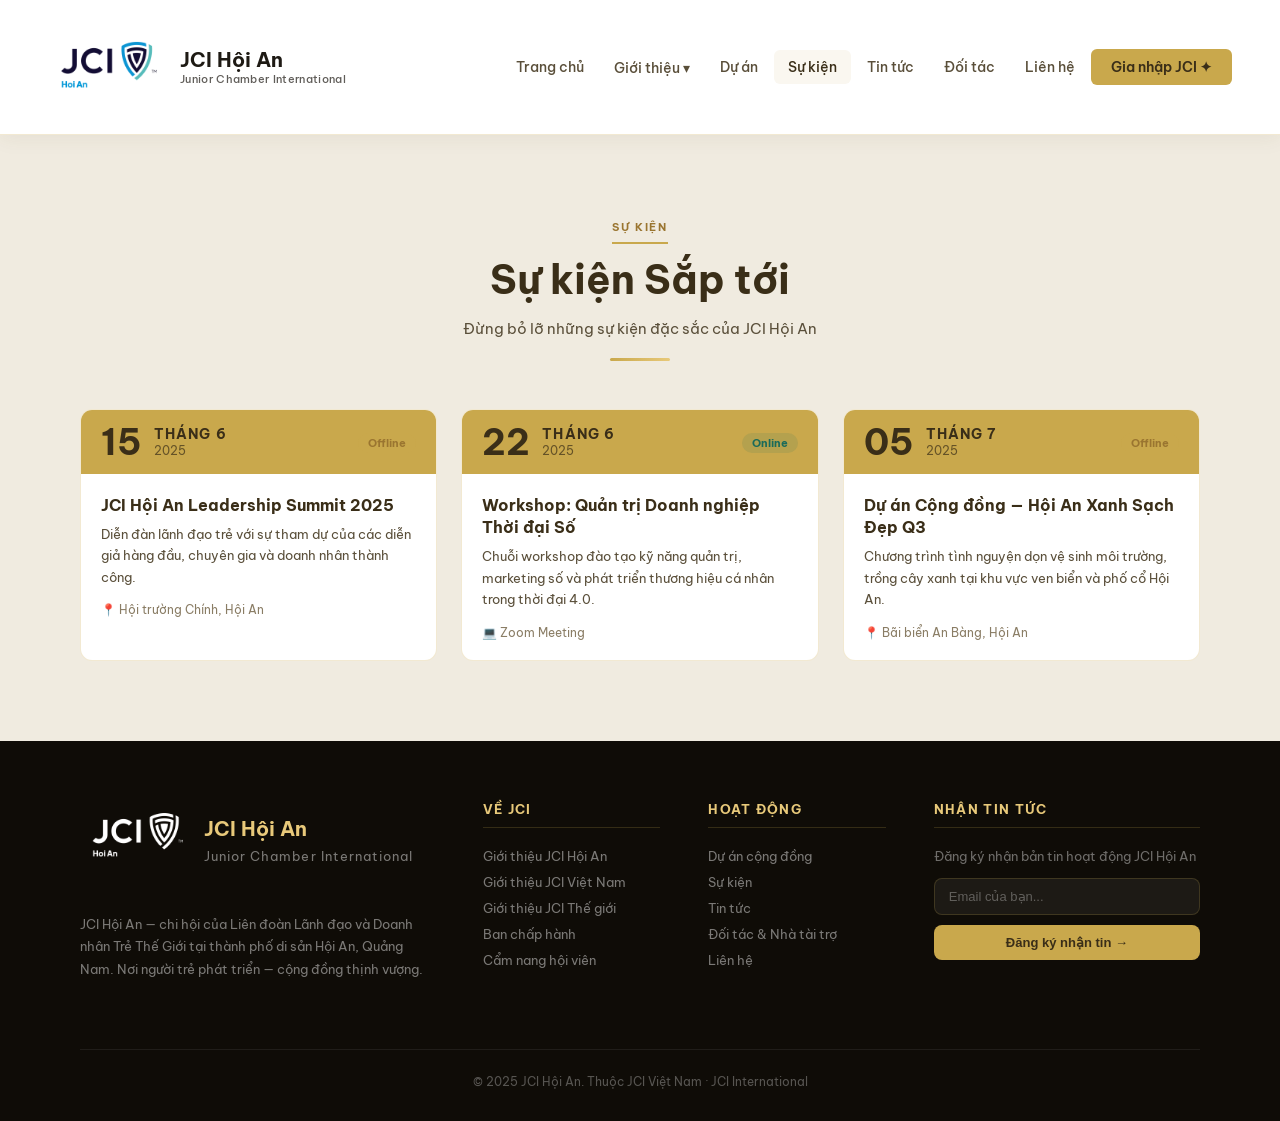
<file: Code/events.html>
<!DOCTYPE html>
<html lang="vi">
<head>
<meta charset="UTF-8">
<meta name="viewport" content="width=device-width, initial-scale=1.0">
<title>Sự kiện Sắp tới – JCI Hội An</title>
<link href="https://fonts.googleapis.com/css2?family=Playfair+Display:wght@400;600;700&family=Be+Vietnam+Pro:wght@300;400;500;600&display=swap" rel="stylesheet">
<link rel="stylesheet" href="style.css">
</head>
<body>


<!-- NAVBAR -->
<nav>
  <a href="index.html" class="logo-wrap">
    <img src="LOGO/logo_color.png" alt="JCI H&#7897;i An" class="logo-img">
    <div class="logo-text">
      <h1>JCI Hội An</h1>
      <p>Junior Chamber International</p>
    </div>
  </a>
  <div class="nav-links">
    <a href="index.html">Trang chủ</a>
    <div class="nav-dropdown">
      <a href="about.html">Giới thiệu ▾</a>
      <div class="nav-dropdown-menu">
        <a href="about.html">Về JCI Hội An</a>
        <a href="about-jci.html">Giới thiệu JCI</a>
        <a href="team.html">Ban chấp hành</a>
        <a href="handbook.html">Cẩm nang hội viên</a>
      </div>
    </div>
    <a href="projects.html">Dự án</a>
    <a href="events.html" class="active">Sự kiện</a>
    <a href="news.html">Tin tức</a>
    <a href="partners.html">Đối tác</a>
    <a href="contact.html">Liên hệ</a>
    <a href="contact.html" class="nav-cta">Gia nhập JCI ✦</a>
  </div>
</nav>

<!-- EVENTS -->
<section class="events" id="events">
  <div class="section-header">
    <div class="section-tag">Sự kiện</div>
    <h2 class="section-title">Sự kiện Sắp tới</h2>
    <p class="section-sub">Đừng bỏ lỡ những sự kiện đặc sắc của JCI Hội An</p>
    <div class="section-divider"></div>
  </div>
  <div class="events-grid fade-up">
    <div class="event-card">
      <div class="event-date-bar">
        <div class="event-date-big">15</div>
        <div class="event-date-info">
          <div class="month">Tháng 6</div>
          <div class="year">2025</div>
        </div>
        <div style="margin-left:auto;"><span class="event-type offline">Offline</span></div>
      </div>
      <div class="event-body">
        <h3>JCI Hội An Leadership Summit 2025</h3>
        <p>Diễn đàn lãnh đạo trẻ với sự tham dự của các diễn giả hàng đầu, chuyên gia và doanh nhân thành công.</p>
        <div class="event-meta">
          <span>📍 Hội trường Chính, Hội An</span>
        </div>
      </div>
    </div>
    <div class="event-card">
      <div class="event-date-bar">
        <div class="event-date-big">22</div>
        <div class="event-date-info">
          <div class="month">Tháng 6</div>
          <div class="year">2025</div>
        </div>
        <div style="margin-left:auto;"><span class="event-type online">Online</span></div>
      </div>
      <div class="event-body">
        <h3>Workshop: Quản trị Doanh nghiệp Thời đại Số</h3>
        <p>Chuỗi workshop đào tạo kỹ năng quản trị, marketing số và phát triển thương hiệu cá nhân trong thời đại 4.0.</p>
        <div class="event-meta">
          <span>💻 Zoom Meeting</span>
        </div>
      </div>
    </div>
    <div class="event-card">
      <div class="event-date-bar">
        <div class="event-date-big">05</div>
        <div class="event-date-info">
          <div class="month">Tháng 7</div>
          <div class="year">2025</div>
        </div>
        <div style="margin-left:auto;"><span class="event-type offline">Offline</span></div>
      </div>
      <div class="event-body">
        <h3>Dự án Cộng đồng — Hội An Xanh Sạch Đẹp Q3</h3>
        <p>Chương trình tình nguyện dọn vệ sinh môi trường, trồng cây xanh tại khu vực ven biển và phố cổ Hội An.</p>
        <div class="event-meta">
          <span>📍 Bãi biển An Bàng, Hội An</span>
        </div>
      </div>
    </div>
  </div>
</section>

<!-- FOOTER -->
<footer>
  <div class="footer-grid">
    <div class="footer-brand">
      <div class="footer-logo-area">
        <img src="LOGO/Đơn vị tổ chức.png" alt="JCI Hội An" class="footer-logo-img">
        <div class="footer-logo-text">
          <h4>JCI Hội An</h4>
          <p>Junior Chamber International</p>
        </div>
      </div>
      <p>JCI Hội An — chi hội của Liên đoàn Lãnh đạo và Doanh nhân Trẻ Thế Giới tại thành phố di sản Hội An, Quảng Nam. Nơi người trẻ phát triển — cộng đồng thịnh vượng.</p>
    </div>
    <div class="footer-col">
      <h4>Về JCI</h4>
      <a href="about.html">Giới thiệu JCI Hội An</a>
      <a href="about.html">Giới thiệu JCI Việt Nam</a>
      <a href="about-jci.html">Giới thiệu JCI Thế giới</a>
      <a href="team.html">Ban chấp hành</a>
      <a href="handbook.html">Cẩm nang hội viên</a>
    </div>
    <div class="footer-col">
      <h4>Hoạt động</h4>
      <a href="projects.html">Dự án cộng đồng</a>
      <a href="events.html">Sự kiện</a>
      <a href="news.html">Tin tức</a>
      <a href="partners.html">Đối tác & Nhà tài trợ</a>
      <a href="contact.html">Liên hệ</a>
    </div>
    <div class="footer-col">
      <h4>Nhận tin tức</h4>
      <p style="color:rgba(255,255,255,0.4); font-size:13px; margin-bottom:14px;">Đăng ký nhận bản tin hoạt động JCI Hội An</p>
      <div class="footer-newsletter">
        <input type="email" placeholder="Email của bạn...">
        <button>Đăng ký nhận tin →</button>
      </div>
    </div>
  </div>
  <div class="footer-bottom">
    <span>© 2025 JCI Hội An. Thuộc JCI Việt Nam · JCI International</span>
  </div>
</footer>

<script src="script.js"></script>
</body>
</html>
</file>
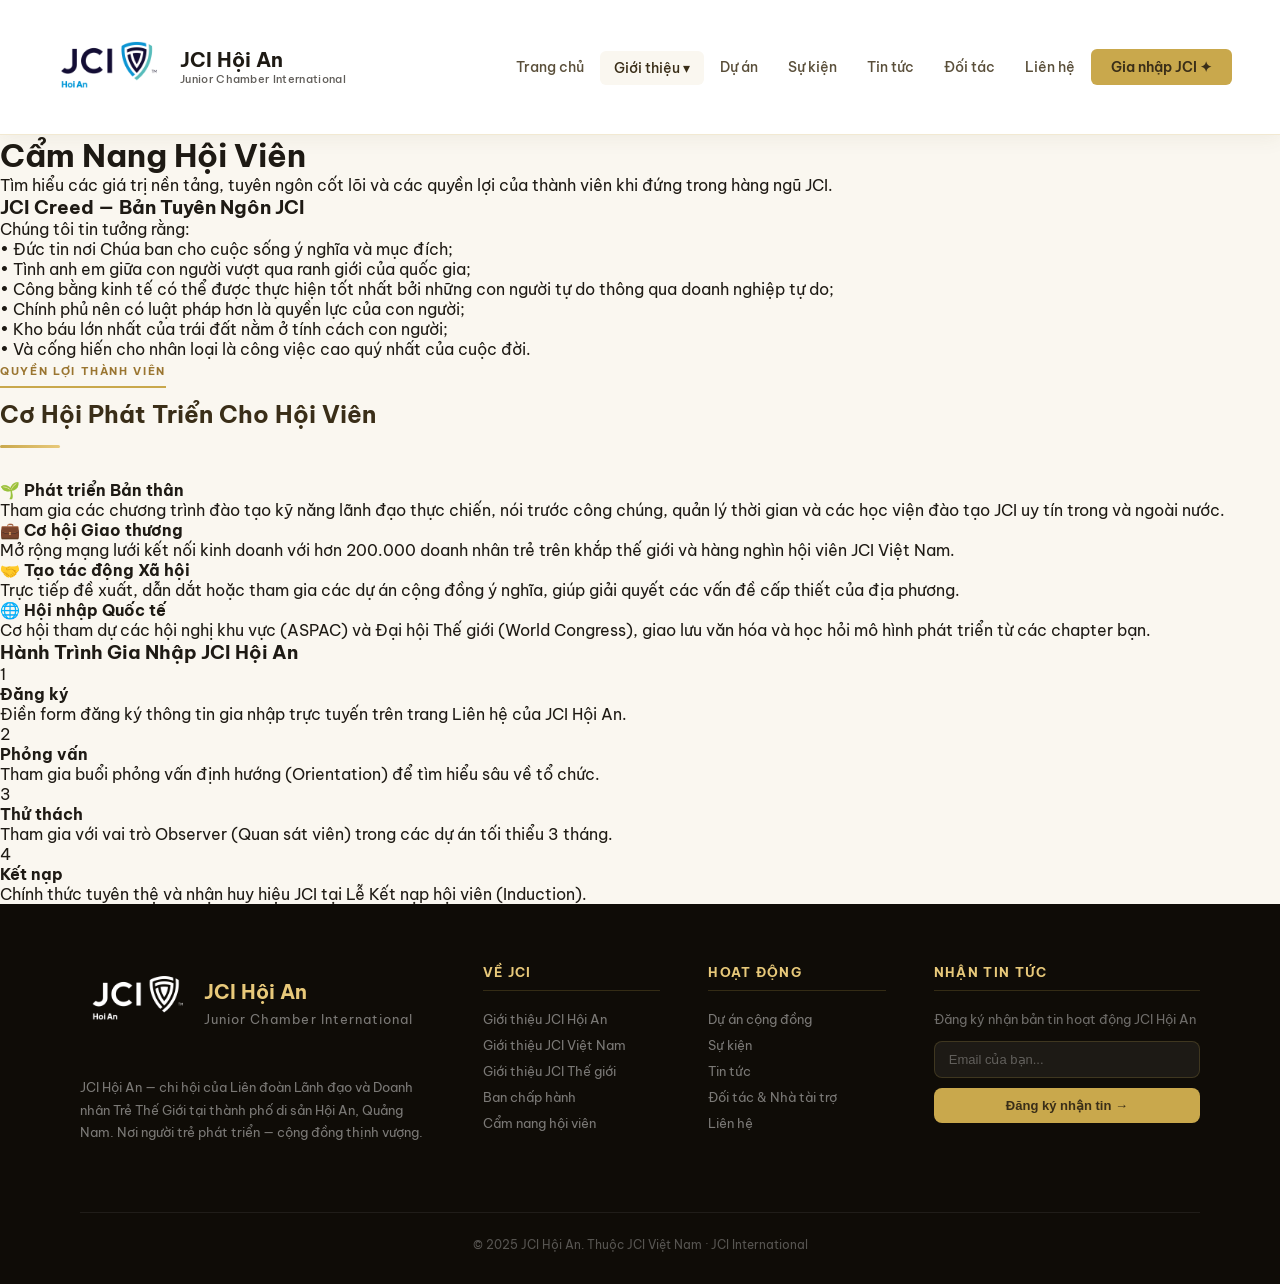
<file: Code/handbook.html>
<!DOCTYPE html>
<html lang="vi">
<head>
<meta charset="UTF-8">
<meta name="viewport" content="width=device-width, initial-scale=1.0">
<title>Cẩm nang hội viên – JCI Hội An</title>
<link href="https://fonts.googleapis.com/css2?family=Playfair+Display:wght@400;600;700&family=Be+Vietnam+Pro:wght@300;400;500;600&display=swap" rel="stylesheet">
<link rel="stylesheet" href="style.css?v=1.2">
</head>
<body>

<!-- NAVBAR -->
<nav>
  <a href="index.html" class="logo-wrap">
    <img src="LOGO/logo_color.png" alt="JCI Hội An" class="logo-img">
    <div class="logo-text">
      <h1>JCI Hội An</h1>
      <p>Junior Chamber International</p>
    </div>
  </a>
  <div class="nav-links">
    <a href="index.html">Trang chủ</a>
    <div class="nav-dropdown">
      <a href="about.html" class="active">Giới thiệu ▾</a>
      <div class="nav-dropdown-menu">
        <a href="about.html">Về JCI Hội An</a>
        <a href="about-jci.html">Giới thiệu JCI</a>
        <a href="team.html">Ban chấp hành</a>
        <a href="handbook.html">Cẩm nang hội viên</a>
      </div>
    </div>
    <a href="projects.html">Dự án</a>
    <a href="events.html">Sự kiện</a>
    <a href="news.html">Tin tức</a>
    <a href="partners.html">Đối tác</a>
    <a href="contact.html">Liên hệ</a>
    <a href="contact.html" class="nav-cta">Gia nhập JCI ✦</a>
  </div>
</nav>

<!-- PAGE HEADER -->
<header class="page-header">
  <div class="page-header-container">
    <h1>Cẩm Nang Hội Viên</h1>
    <p>Tìm hiểu các giá trị nền tảng, tuyên ngôn cốt lõi và các quyền lợi của thành viên khi đứng trong hàng ngũ JCI.</p>
  </div>
</header>

<!-- HANDBOOK BODY -->
<section class="handbook-section">
  <div class="handbook-container">
    
    <!-- CREED BOX -->
    <div class="creed-box fade-up">
      <h3>JCI Creed — Bản Tuyên Ngôn JCI</h3>
      <blockquote>
        <p>Chúng tôi tin tưởng rằng:</p>
        <p>• Đức tin nơi Chúa ban cho cuộc sống ý nghĩa và mục đích;</p>
        <p>• Tình anh em giữa con người vượt qua ranh giới của quốc gia;</p>
        <p>• Công bằng kinh tế có thể được thực hiện tốt nhất bởi những con người tự do thông qua doanh nghiệp tự do;</p>
        <p>• Chính phủ nên có luật pháp hơn là quyền lực của con người;</p>
        <p>• Kho báu lớn nhất của trái đất nằm ở tính cách con người;</p>
        <p>• Và cống hiến cho nhân loại là công việc cao quý nhất của cuộc đời.</p>
      </blockquote>
    </div>

    <!-- BENEFITS SECTION -->
    <div class="section-header" style="text-align:left; margin-bottom:32px;">
      <div class="section-tag">Quyền lợi thành viên</div>
      <h2 class="section-title" style="font-size:24px;">Cơ Hội Phát Triển Cho Hội Viên</h2>
      <div class="section-divider" style="margin-left:0;"></div>
    </div>

    <div class="benefits-grid fade-up">
      <div class="benefit-card">
        <h4>🌱 Phát triển Bản thân</h4>
        <p>Tham gia các chương trình đào tạo kỹ năng lãnh đạo thực chiến, nói trước công chúng, quản lý thời gian và các học viện đào tạo JCI uy tín trong và ngoài nước.</p>
      </div>
      <div class="benefit-card">
        <h4>💼 Cơ hội Giao thương</h4>
        <p>Mở rộng mạng lưới kết nối kinh doanh với hơn 200.000 doanh nhân trẻ trên khắp thế giới và hàng nghìn hội viên JCI Việt Nam.</p>
      </div>
      <div class="benefit-card">
        <h4>🤝 Tạo tác động Xã hội</h4>
        <p>Trực tiếp đề xuất, dẫn dắt hoặc tham gia các dự án cộng đồng ý nghĩa, giúp giải quyết các vấn đề cấp thiết của địa phương.</p>
      </div>
      <div class="benefit-card">
        <h4>🌐 Hội nhập Quốc tế</h4>
        <p>Cơ hội tham dự các hội nghị khu vực (ASPAC) và Đại hội Thế giới (World Congress), giao lưu văn hóa và học hỏi mô hình phát triển từ các chapter bạn.</p>
      </div>
    </div>

    <!-- JOIN WORKFLOW -->
    <div class="join-workflow fade-up">
      <h3>Hành Trình Gia Nhập JCI Hội An</h3>
      <div class="workflow-steps">
        <div class="step-card">
          <div class="step-num">1</div>
          <h4>Đăng ký</h4>
          <p>Điền form đăng ký thông tin gia nhập trực tuyến trên trang Liên hệ của JCI Hội An.</p>
        </div>
        <div class="step-card">
          <div class="step-num">2</div>
          <h4>Phỏng vấn</h4>
          <p>Tham gia buổi phỏng vấn định hướng (Orientation) để tìm hiểu sâu về tổ chức.</p>
        </div>
        <div class="step-card">
          <div class="step-num">3</div>
          <h4>Thử thách</h4>
          <p>Tham gia với vai trò Observer (Quan sát viên) trong các dự án tối thiểu 3 tháng.</p>
        </div>
        <div class="step-card">
          <div class="step-num">4</div>
          <h4>Kết nạp</h4>
          <p>Chính thức tuyên thệ và nhận huy hiệu JCI tại Lễ Kết nạp hội viên (Induction).</p>
        </div>
      </div>
    </div>

  </div>
</section>

<!-- FOOTER -->
<footer>
  <div class="footer-grid">
    <div class="footer-brand">
      <div class="footer-logo-area">
        <img src="LOGO/Đơn vị tổ chức.png" alt="JCI Hội An" class="footer-logo-img">
        <div class="footer-logo-text">
          <h4>JCI Hội An</h4>
          <p>Junior Chamber International</p>
        </div>
      </div>
      <p>JCI Hội An — chi hội của Liên đoàn Lãnh đạo và Doanh nhân Trẻ Thế Giới tại thành phố di sản Hội An, Quảng Nam. Nơi người trẻ phát triển — cộng đồng thịnh vượng.</p>
    </div>
    <div class="footer-col">
      <h4>Về JCI</h4>
      <a href="about.html">Giới thiệu JCI Hội An</a>
      <a href="about.html">Giới thiệu JCI Việt Nam</a>
      <a href="about-jci.html">Giới thiệu JCI Thế giới</a>
      <a href="team.html">Ban chấp hành</a>
      <a href="handbook.html">Cẩm nang hội viên</a>
    </div>
    <div class="footer-col">
      <h4>Hoạt động</h4>
      <a href="projects.html">Dự án cộng đồng</a>
      <a href="events.html">Sự kiện</a>
      <a href="news.html">Tin tức</a>
      <a href="partners.html">Đối tác & Nhà tài trợ</a>
      <a href="contact.html">Liên hệ</a>
    </div>
    <div class="footer-col">
      <h4>Nhận tin tức</h4>
      <p style="color:rgba(255,255,255,0.4); font-size:13px; margin-bottom:14px;">Đăng ký nhận bản tin hoạt động JCI Hội An</p>
      <div class="footer-newsletter">
        <input type="email" placeholder="Email của bạn...">
        <button>Đăng ký nhận tin →</button>
      </div>
    </div>
  </div>
  <div class="footer-bottom">
    <span>© 2025 JCI Hội An. Thuộc JCI Việt Nam · JCI International</span>
  </div>
</footer>

<script src="script.js"></script>
</body>
</html>
</file>
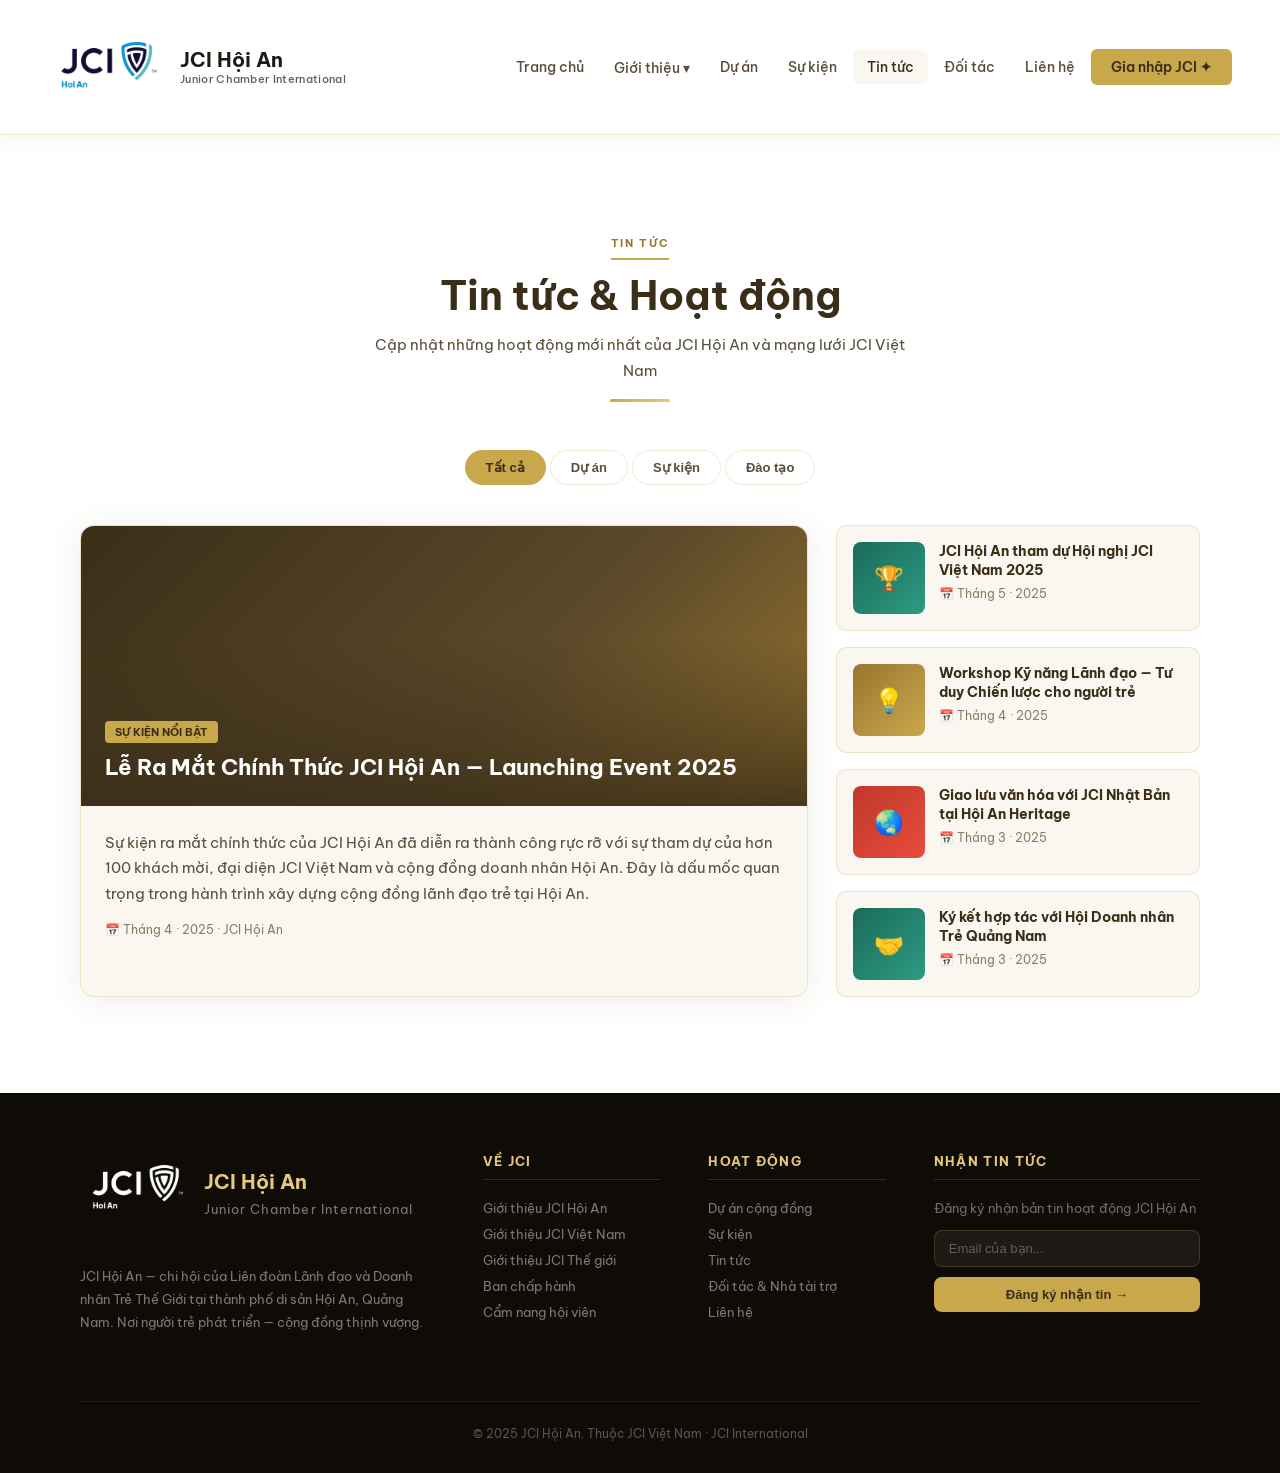
<file: Code/news.html>
<!DOCTYPE html>
<html lang="vi">
<head>
<meta charset="UTF-8">
<meta name="viewport" content="width=device-width, initial-scale=1.0">
<title>Tin tức & Hoạt động – JCI Hội An</title>
<link href="https://fonts.googleapis.com/css2?family=Playfair+Display:wght@400;600;700&family=Be+Vietnam+Pro:wght@300;400;500;600&display=swap" rel="stylesheet">
<link rel="stylesheet" href="style.css">
</head>
<body>


<!-- NAVBAR -->
<nav>
  <a href="index.html" class="logo-wrap">
    <img src="LOGO/logo_color.png" alt="JCI H&#7897;i An" class="logo-img">
    <div class="logo-text">
      <h1>JCI Hội An</h1>
      <p>Junior Chamber International</p>
    </div>
  </a>
  <div class="nav-links">
    <a href="index.html">Trang chủ</a>
    <div class="nav-dropdown">
      <a href="about.html">Giới thiệu ▾</a>
      <div class="nav-dropdown-menu">
        <a href="about.html">Về JCI Hội An</a>
        <a href="about-jci.html">Giới thiệu JCI</a>
        <a href="team.html">Ban chấp hành</a>
        <a href="handbook.html">Cẩm nang hội viên</a>
      </div>
    </div>
    <a href="projects.html">Dự án</a>
    <a href="events.html">Sự kiện</a>
    <a href="news.html" class="active">Tin tức</a>
    <a href="partners.html">Đối tác</a>
    <a href="contact.html">Liên hệ</a>
    <a href="contact.html" class="nav-cta">Gia nhập JCI ✦</a>
  </div>
</nav>

<!-- NEWS -->
<section class="news" id="news">
  <div class="section-header">
    <div class="section-tag">Tin tức</div>
    <h2 class="section-title">Tin tức & Hoạt động</h2>
    <p class="section-sub">Cập nhật những hoạt động mới nhất của JCI Hội An và mạng lưới JCI Việt Nam</p>
    <div class="section-divider"></div>
  </div>
  <div class="news-tabs">
    <button class="news-tab active">Tất cả</button>
    <button class="news-tab">Dự án</button>
    <button class="news-tab">Sự kiện</button>
    <button class="news-tab">Đào tạo</button>
  </div>
  <div class="news-grid fade-up">
    <div class="news-featured">
      <div class="news-featured-img">
        <div class="news-featured-img-text">
          <span class="news-cat">SỰ KIỆN NỔI BẬT</span>
          <h3>Lễ Ra Mắt Chính Thức JCI Hội An — Launching Event 2025</h3>
        </div>
      </div>
      <div class="news-featured-body">
        <p>Sự kiện ra mắt chính thức của JCI Hội An đã diễn ra thành công rực rỡ với sự tham dự của hơn 100 khách mời, đại diện JCI Việt Nam và cộng đồng doanh nhân Hội An. Đây là dấu mốc quan trọng trong hành trình xây dựng cộng đồng lãnh đạo trẻ tại Hội An.</p>
        <div class="news-date">📅 Tháng 4 · 2025 · JCI Hội An</div>
      </div>
    </div>
    <div class="news-list">
      <a href="#" class="news-item">
        <div class="news-item-img t1">🏆</div>
        <div class="news-item-body">
          <h4>JCI Hội An tham dự Hội nghị JCI Việt Nam 2025</h4>
          <p class="news-date">📅 Tháng 5 · 2025</p>
        </div>
      </a>
      <a href="#" class="news-item">
        <div class="news-item-img t2">💡</div>
        <div class="news-item-body">
          <h4>Workshop Kỹ năng Lãnh đạo — Tư duy Chiến lược cho người trẻ</h4>
          <p class="news-date">📅 Tháng 4 · 2025</p>
        </div>
      </a>
      <a href="#" class="news-item">
        <div class="news-item-img t3">🌏</div>
        <div class="news-item-body">
          <h4>Giao lưu văn hóa với JCI Nhật Bản tại Hội An Heritage</h4>
          <p class="news-date">📅 Tháng 3 · 2025</p>
        </div>
      </a>
      <a href="#" class="news-item">
        <div class="news-item-img t1">🤝</div>
        <div class="news-item-body">
          <h4>Ký kết hợp tác với Hội Doanh nhân Trẻ Quảng Nam</h4>
          <p class="news-date">📅 Tháng 3 · 2025</p>
        </div>
      </a>
    </div>
  </div>
</section>

<!-- FOOTER -->
<footer>
  <div class="footer-grid">
    <div class="footer-brand">
      <div class="footer-logo-area">
        <img src="LOGO/Đơn vị tổ chức.png" alt="JCI Hội An" class="footer-logo-img">
        <div class="footer-logo-text">
          <h4>JCI Hội An</h4>
          <p>Junior Chamber International</p>
        </div>
      </div>
      <p>JCI Hội An — chi hội của Liên đoàn Lãnh đạo và Doanh nhân Trẻ Thế Giới tại thành phố di sản Hội An, Quảng Nam. Nơi người trẻ phát triển — cộng đồng thịnh vượng.</p>
    </div>
    <div class="footer-col">
      <h4>Về JCI</h4>
      <a href="about.html">Giới thiệu JCI Hội An</a>
      <a href="about.html">Giới thiệu JCI Việt Nam</a>
      <a href="about-jci.html">Giới thiệu JCI Thế giới</a>
      <a href="team.html">Ban chấp hành</a>
      <a href="handbook.html">Cẩm nang hội viên</a>
    </div>
    <div class="footer-col">
      <h4>Hoạt động</h4>
      <a href="projects.html">Dự án cộng đồng</a>
      <a href="events.html">Sự kiện</a>
      <a href="news.html">Tin tức</a>
      <a href="partners.html">Đối tác & Nhà tài trợ</a>
      <a href="contact.html">Liên hệ</a>
    </div>
    <div class="footer-col">
      <h4>Nhận tin tức</h4>
      <p style="color:rgba(255,255,255,0.4); font-size:13px; margin-bottom:14px;">Đăng ký nhận bản tin hoạt động JCI Hội An</p>
      <div class="footer-newsletter">
        <input type="email" placeholder="Email của bạn...">
        <button>Đăng ký nhận tin →</button>
      </div>
    </div>
  </div>
  <div class="footer-bottom">
    <span>© 2025 JCI Hội An. Thuộc JCI Việt Nam · JCI International</span>
  </div>
</footer>

<script src="script.js"></script>
</body>
</html>
</file>
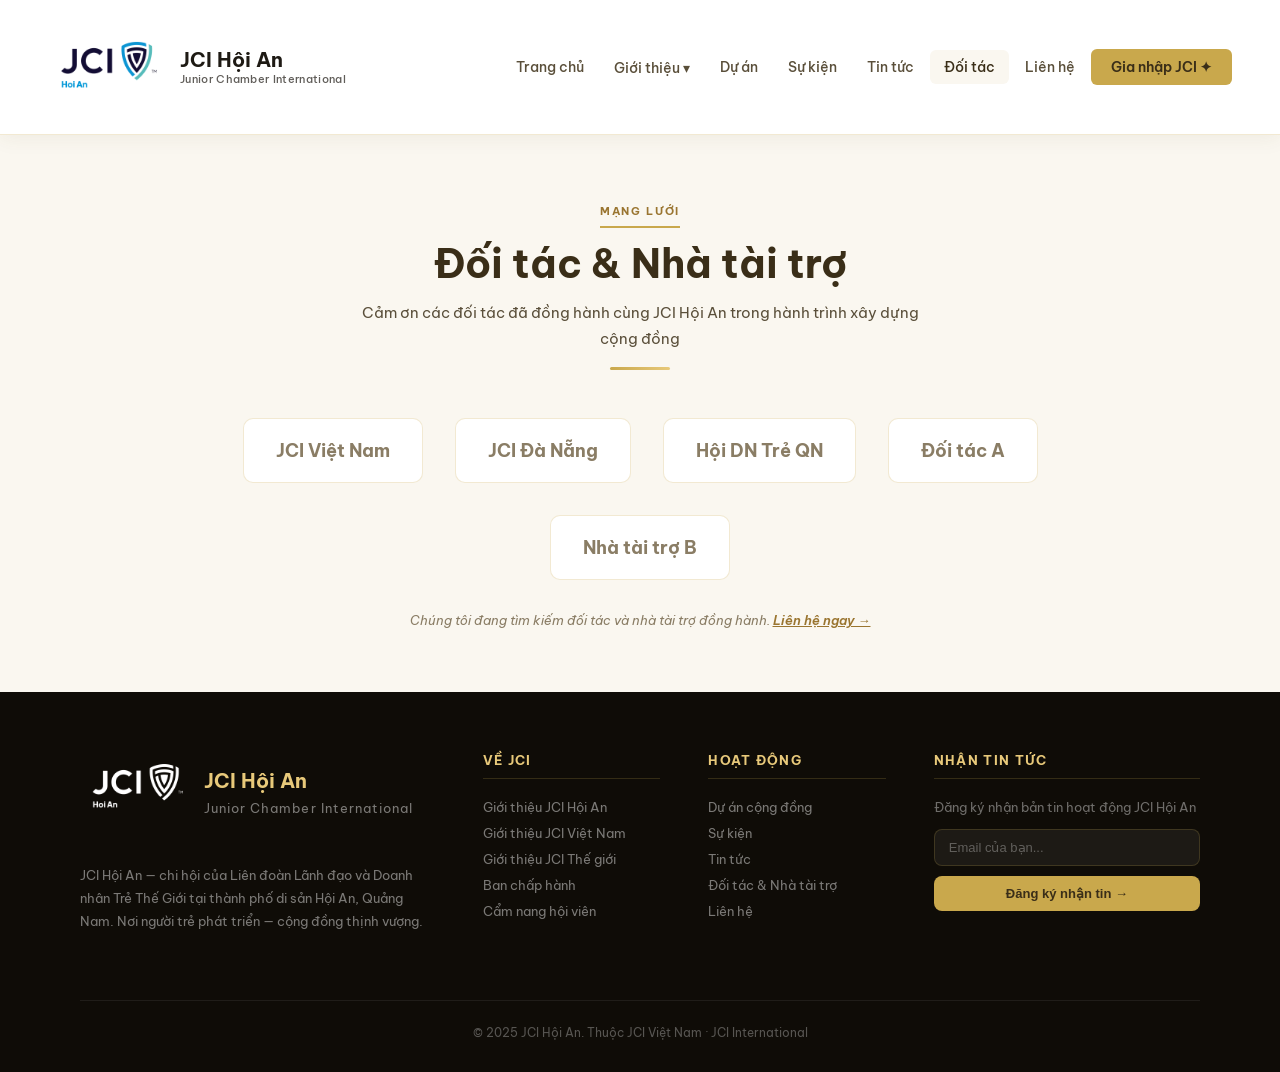
<file: Code/partners.html>
<!DOCTYPE html>
<html lang="vi">
<head>
<meta charset="UTF-8">
<meta name="viewport" content="width=device-width, initial-scale=1.0">
<title>Đối tác & Nhà tài trợ – JCI Hội An</title>
<link href="https://fonts.googleapis.com/css2?family=Playfair+Display:wght@400;600;700&family=Be+Vietnam+Pro:wght@300;400;500;600&display=swap" rel="stylesheet">
<link rel="stylesheet" href="style.css">
</head>
<body>


<!-- NAVBAR -->
<nav>
  <a href="index.html" class="logo-wrap">
    <img src="LOGO/logo_color.png" alt="JCI H&#7897;i An" class="logo-img">
    <div class="logo-text">
      <h1>JCI Hội An</h1>
      <p>Junior Chamber International</p>
    </div>
  </a>
  <div class="nav-links">
    <a href="index.html">Trang chủ</a>
    <div class="nav-dropdown">
      <a href="about.html">Giới thiệu ▾</a>
      <div class="nav-dropdown-menu">
        <a href="about.html">Về JCI Hội An</a>
        <a href="about-jci.html">Giới thiệu JCI</a>
        <a href="team.html">Ban chấp hành</a>
        <a href="handbook.html">Cẩm nang hội viên</a>
      </div>
    </div>
    <a href="projects.html">Dự án</a>
    <a href="events.html">Sự kiện</a>
    <a href="news.html">Tin tức</a>
    <a href="partners.html" class="active">Đối tác</a>
    <a href="contact.html">Liên hệ</a>
    <a href="contact.html" class="nav-cta">Gia nhập JCI ✦</a>
  </div>
</nav>

<!-- PARTNERS -->
<section class="partners" id="partners">
  <div class="section-header">
    <div class="section-tag">Mạng lưới</div>
    <h2 class="section-title">Đối tác & Nhà tài trợ</h2>
    <p class="section-sub">Cảm ơn các đối tác đã đồng hành cùng JCI Hội An trong hành trình xây dựng cộng đồng</p>
    <div class="section-divider"></div>
  </div>
  <div class="partners-grid fade-up">
    <div class="partner-logo">JCI Việt Nam</div>
    <div class="partner-logo">JCI Đà Nẵng</div>
    <div class="partner-logo">Hội DN Trẻ QN</div>
    <div class="partner-logo">Đối tác A</div>
    <div class="partner-logo">Nhà tài trợ B</div>
  </div>
  <p style="text-align:center; margin-top:32px; font-size:13px; color:var(--text-muted); font-style:italic;">Chúng tôi đang tìm kiếm đối tác và nhà tài trợ đồng hành. <a href="contact.html" style="color:var(--gold-dark); font-weight:600;">Liên hệ ngay →</a></p>
</section>

<!-- FOOTER -->
<footer>
  <div class="footer-grid">
    <div class="footer-brand">
      <div class="footer-logo-area">
        <img src="LOGO/Đơn vị tổ chức.png" alt="JCI Hội An" class="footer-logo-img">
        <div class="footer-logo-text">
          <h4>JCI Hội An</h4>
          <p>Junior Chamber International</p>
        </div>
      </div>
      <p>JCI Hội An — chi hội của Liên đoàn Lãnh đạo và Doanh nhân Trẻ Thế Giới tại thành phố di sản Hội An, Quảng Nam. Nơi người trẻ phát triển — cộng đồng thịnh vượng.</p>
    </div>
    <div class="footer-col">
      <h4>Về JCI</h4>
      <a href="about.html">Giới thiệu JCI Hội An</a>
      <a href="about.html">Giới thiệu JCI Việt Nam</a>
      <a href="about-jci.html">Giới thiệu JCI Thế giới</a>
      <a href="team.html">Ban chấp hành</a>
      <a href="handbook.html">Cẩm nang hội viên</a>
    </div>
    <div class="footer-col">
      <h4>Hoạt động</h4>
      <a href="projects.html">Dự án cộng đồng</a>
      <a href="events.html">Sự kiện</a>
      <a href="news.html">Tin tức</a>
      <a href="partners.html">Đối tác & Nhà tài trợ</a>
      <a href="contact.html">Liên hệ</a>
    </div>
    <div class="footer-col">
      <h4>Nhận tin tức</h4>
      <p style="color:rgba(255,255,255,0.4); font-size:13px; margin-bottom:14px;">Đăng ký nhận bản tin hoạt động JCI Hội An</p>
      <div class="footer-newsletter">
        <input type="email" placeholder="Email của bạn...">
        <button>Đăng ký nhận tin →</button>
      </div>
    </div>
  </div>
  <div class="footer-bottom">
    <span>© 2025 JCI Hội An. Thuộc JCI Việt Nam · JCI International</span>
  </div>
</footer>

<script src="script.js"></script>
</body>
</html>
</file>
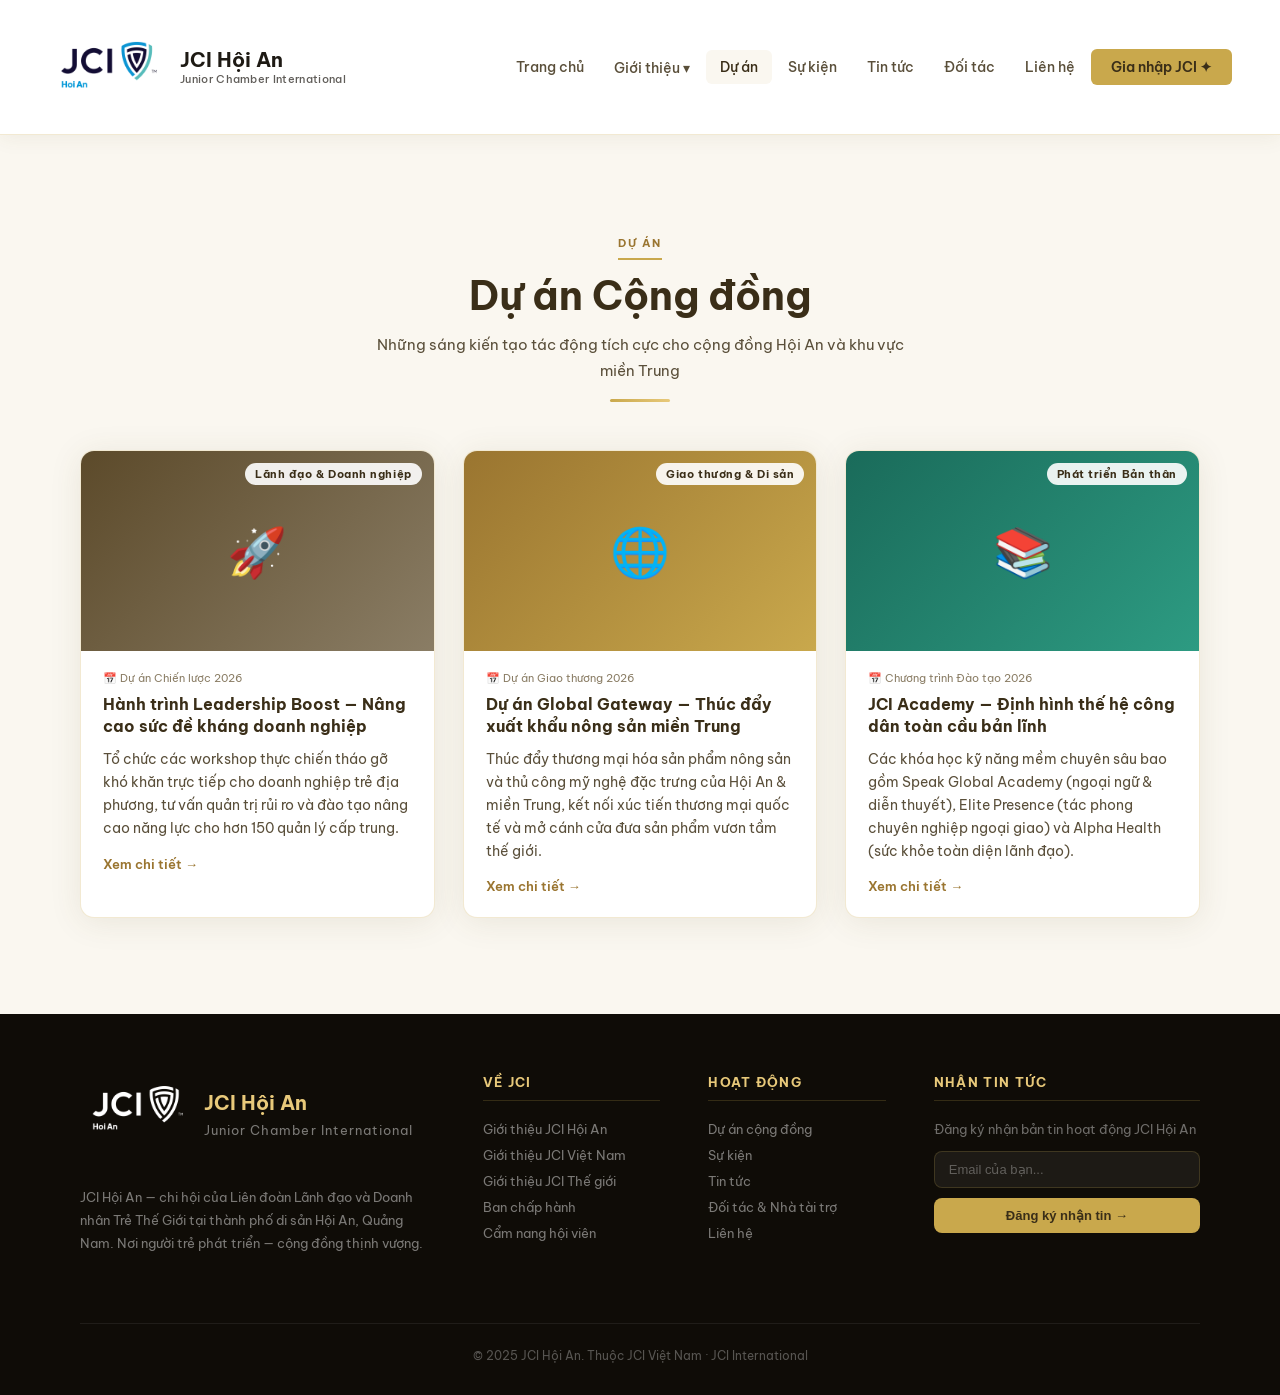
<file: Code/projects.html>
<!DOCTYPE html>
<html lang="vi">
<head>
<meta charset="UTF-8">
<meta name="viewport" content="width=device-width, initial-scale=1.0">
<title>Dự án Cộng đồng – JCI Hội An</title>
<link href="https://fonts.googleapis.com/css2?family=Playfair+Display:wght@400;600;700&family=Be+Vietnam+Pro:wght@300;400;500;600&display=swap" rel="stylesheet">
<link rel="stylesheet" href="style.css">
</head>
<body>


<!-- NAVBAR -->
<nav>
  <a href="index.html" class="logo-wrap">
    <img src="LOGO/logo_color.png" alt="JCI H&#7897;i An" class="logo-img">
    <div class="logo-text">
      <h1>JCI Hội An</h1>
      <p>Junior Chamber International</p>
    </div>
  </a>
  <div class="nav-links">
    <a href="index.html">Trang chủ</a>
    <div class="nav-dropdown">
      <a href="about.html">Giới thiệu ▾</a>
      <div class="nav-dropdown-menu">
        <a href="about.html">Về JCI Hội An</a>
        <a href="about-jci.html">Giới thiệu JCI</a>
        <a href="team.html">Ban chấp hành</a>
        <a href="handbook.html">Cẩm nang hội viên</a>
      </div>
    </div>
    <a href="projects.html" class="active">Dự án</a>
    <a href="events.html">Sự kiện</a>
    <a href="news.html">Tin tức</a>
    <a href="partners.html">Đối tác</a>
    <a href="contact.html">Liên hệ</a>
    <a href="contact.html" class="nav-cta">Gia nhập JCI ✦</a>
  </div>
</nav>

<!-- PROJECTS -->
<section class="projects" id="projects">
  <div class="section-header">
    <div class="section-tag">Dự án</div>
    <h2 class="section-title">Dự án Cộng đồng</h2>
    <p class="section-sub">Những sáng kiến tạo tác động tích cực cho cộng đồng Hội An và khu vực miền Trung</p>
    <div class="section-divider"></div>
  </div>
  <div class="projects-grid fade-up">
    <div class="project-card">
      <div class="project-img cat-3">
        🚀
        <span class="project-cat">Lãnh đạo & Doanh nghiệp</span>
      </div>
      <div class="project-body">
        <div class="project-date">📅 Dự án Chiến lược 2026</div>
        <h3>Hành trình Leadership Boost — Nâng cao sức đề kháng doanh nghiệp</h3>
        <p>Tổ chức các workshop thực chiến tháo gỡ khó khăn trực tiếp cho doanh nghiệp trẻ địa phương, tư vấn quản trị rủi ro và đào tạo nâng cao năng lực cho hơn 150 quản lý cấp trung.</p>
        <a href="#" class="project-link">Xem chi tiết →</a>
      </div>
    </div>
    <div class="project-card">
      <div class="project-img cat-2">
        🌐
        <span class="project-cat">Giao thương & Di sản</span>
      </div>
      <div class="project-body">
        <div class="project-date">📅 Dự án Giao thương 2026</div>
        <h3>Dự án Global Gateway — Thúc đẩy xuất khẩu nông sản miền Trung</h3>
        <p>Thúc đẩy thương mại hóa sản phẩm nông sản và thủ công mỹ nghệ đặc trưng của Hội An & miền Trung, kết nối xúc tiến thương mại quốc tế và mở cánh cửa đưa sản phẩm vươn tầm thế giới.</p>
        <a href="#" class="project-link">Xem chi tiết →</a>
      </div>
    </div>
    <div class="project-card">
      <div class="project-img cat-1">
        📚
        <span class="project-cat">Phát triển Bản thân</span>
      </div>
      <div class="project-body">
        <div class="project-date">📅 Chương trình Đào tạo 2026</div>
        <h3>JCI Academy — Định hình thế hệ công dân toàn cầu bản lĩnh</h3>
        <p>Các khóa học kỹ năng mềm chuyên sâu bao gồm Speak Global Academy (ngoại ngữ & diễn thuyết), Elite Presence (tác phong chuyên nghiệp ngoại giao) và Alpha Health (sức khỏe toàn diện lãnh đạo).</p>
        <a href="#" class="project-link">Xem chi tiết →</a>
      </div>
    </div>
  </div>
</section>

<!-- FOOTER -->
<footer>
  <div class="footer-grid">
    <div class="footer-brand">
      <div class="footer-logo-area">
        <img src="LOGO/Đơn vị tổ chức.png" alt="JCI Hội An" class="footer-logo-img">
        <div class="footer-logo-text">
          <h4>JCI Hội An</h4>
          <p>Junior Chamber International</p>
        </div>
      </div>
      <p>JCI Hội An — chi hội của Liên đoàn Lãnh đạo và Doanh nhân Trẻ Thế Giới tại thành phố di sản Hội An, Quảng Nam. Nơi người trẻ phát triển — cộng đồng thịnh vượng.</p>
    </div>
    <div class="footer-col">
      <h4>Về JCI</h4>
      <a href="about.html">Giới thiệu JCI Hội An</a>
      <a href="about.html">Giới thiệu JCI Việt Nam</a>
      <a href="about-jci.html">Giới thiệu JCI Thế giới</a>
      <a href="team.html">Ban chấp hành</a>
      <a href="handbook.html">Cẩm nang hội viên</a>
    </div>
    <div class="footer-col">
      <h4>Hoạt động</h4>
      <a href="projects.html">Dự án cộng đồng</a>
      <a href="events.html">Sự kiện</a>
      <a href="news.html">Tin tức</a>
      <a href="partners.html">Đối tác & Nhà tài trợ</a>
      <a href="contact.html">Liên hệ</a>
    </div>
    <div class="footer-col">
      <h4>Nhận tin tức</h4>
      <p style="color:rgba(255,255,255,0.4); font-size:13px; margin-bottom:14px;">Đăng ký nhận bản tin hoạt động JCI Hội An</p>
      <div class="footer-newsletter">
        <input type="email" placeholder="Email của bạn...">
        <button>Đăng ký nhận tin →</button>
      </div>
    </div>
  </div>
  <div class="footer-bottom">
    <span>© 2025 JCI Hội An. Thuộc JCI Việt Nam · JCI International</span>
  </div>
</footer>

<script src="script.js"></script>
</body>
</html>
</file>
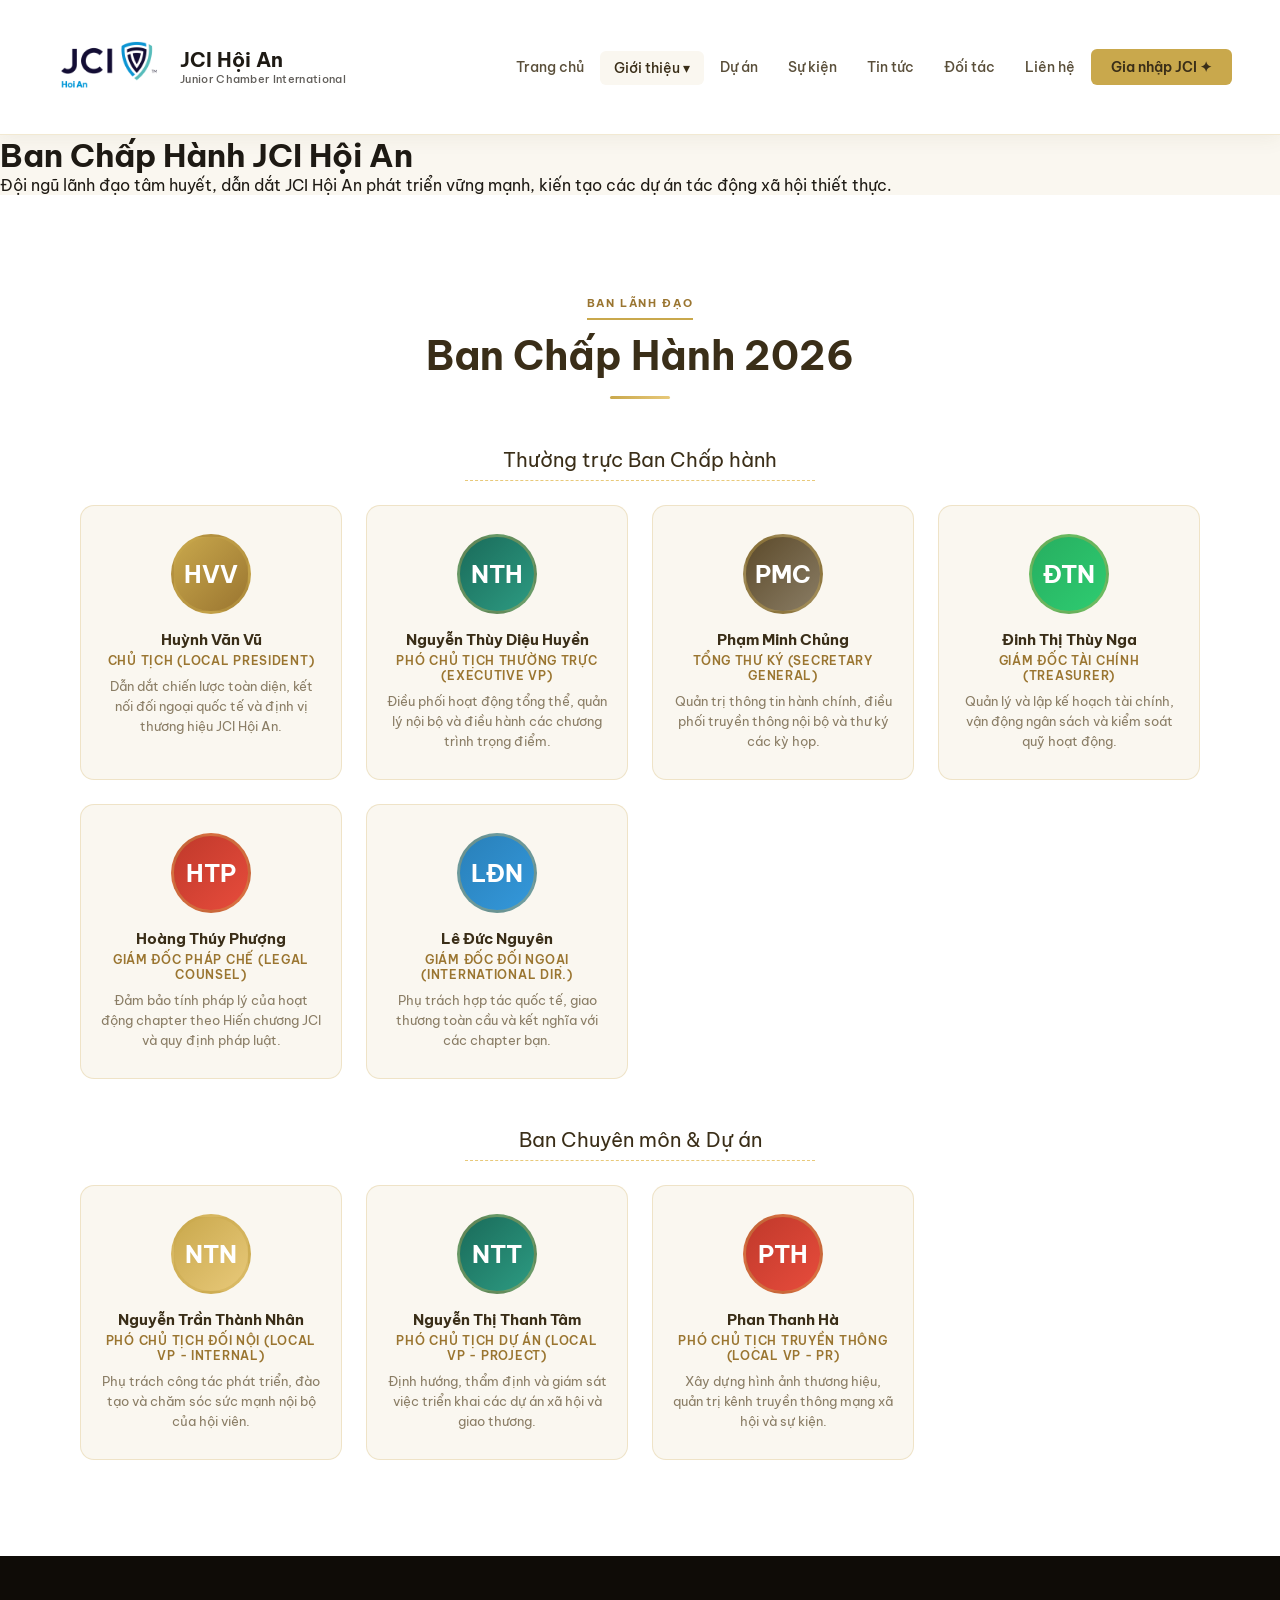
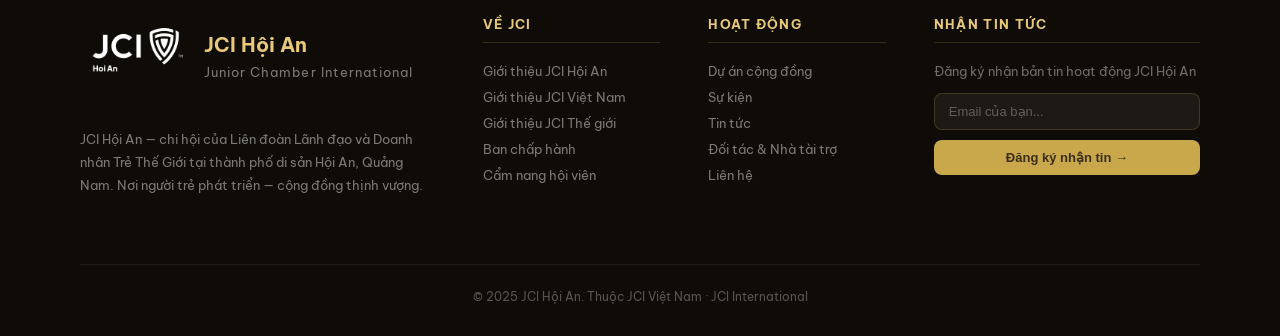
<file: Code/team.html>
<!DOCTYPE html>
<html lang="vi">
<head>
<meta charset="UTF-8">
<meta name="viewport" content="width=device-width, initial-scale=1.0">
<title>Ban chấp hành – JCI Hội An</title>
<link href="https://fonts.googleapis.com/css2?family=Playfair+Display:wght@400;600;700&family=Be+Vietnam+Pro:wght@300;400;500;600&display=swap" rel="stylesheet">
<link rel="stylesheet" href="style.css?v=1.2">
</head>
<body>

<!-- NAVBAR -->
<nav>
  <a href="index.html" class="logo-wrap">
    <img src="LOGO/logo_color.png" alt="JCI Hội An" class="logo-img">
    <div class="logo-text">
      <h1>JCI Hội An</h1>
      <p>Junior Chamber International</p>
    </div>
  </a>
  <div class="nav-links">
    <a href="index.html">Trang chủ</a>
    <div class="nav-dropdown">
      <a href="about.html" class="active">Giới thiệu ▾</a>
      <div class="nav-dropdown-menu">
        <a href="about.html">Về JCI Hội An</a>
        <a href="about-jci.html">Giới thiệu JCI</a>
        <a href="team.html">Ban chấp hành</a>
        <a href="handbook.html">Cẩm nang hội viên</a>
      </div>
    </div>
    <a href="projects.html">Dự án</a>
    <a href="events.html">Sự kiện</a>
    <a href="news.html">Tin tức</a>
    <a href="partners.html">Đối tác</a>
    <a href="contact.html">Liên hệ</a>
    <a href="contact.html" class="nav-cta">Gia nhập JCI ✦</a>
  </div>
</nav>

<!-- PAGE HEADER -->
<header class="page-header">
  <div class="page-header-container">
    <h1>Ban Chấp Hành JCI Hội An</h1>
    <p>Đội ngũ lãnh đạo tâm huyết, dẫn dắt JCI Hội An phát triển vững mạnh, kiến tạo các dự án tác động xã hội thiết thực.</p>
  </div>
</header>

<!-- TEAM SECTION -->
<section class="team" id="team" style="background: var(--white); padding: 96px 80px;">
  <div class="section-header">
    <div class="section-tag">Ban lãnh đạo</div>
    <h2 class="section-title">Ban Chấp Hành 2026</h2>
    <div class="section-divider"></div>
  </div>

  <div class="team-group-title">Thường trực Ban Chấp hành</div>
  <div class="team-grid fade-up">
    <div class="team-card">
      <div class="team-avatar" style="background: linear-gradient(135deg, var(--gold), var(--gold-dark));">HVV</div>
      <h3>Huỳnh Văn Vũ</h3>
      <div class="team-role">Chủ tịch (Local President)</div>
      <p>Dẫn dắt chiến lược toàn diện, kết nối đối ngoại quốc tế và định vị thương hiệu JCI Hội An.</p>
    </div>
    <div class="team-card">
      <div class="team-avatar" style="background: linear-gradient(135deg, var(--teal), var(--teal-light));">NTH</div>
      <h3>Nguyễn Thùy Diệu Huyền</h3>
      <div class="team-role">Phó Chủ tịch Thường trực (Executive VP)</div>
      <p>Điều phối hoạt động tổng thể, quản lý nội bộ và điều hành các chương trình trọng điểm.</p>
    </div>
    <div class="team-card">
      <div class="team-avatar" style="background: linear-gradient(135deg, var(--brown), #8A7D65);">PMC</div>
      <h3>Phạm Minh Chủng</h3>
      <div class="team-role">Tổng thư ký (Secretary General)</div>
      <p>Quản trị thông tin hành chính, điều phối truyền thông nội bộ và thư ký các kỳ họp.</p>
    </div>
    <div class="team-card">
      <div class="team-avatar" style="background: linear-gradient(135deg, #27AE60, #2ECC71);">ĐTN</div>
      <h3>Đinh Thị Thùy Nga</h3>
      <div class="team-role">Giám đốc Tài chính (Treasurer)</div>
      <p>Quản lý và lập kế hoạch tài chính, vận động ngân sách và kiểm soát quỹ hoạt động.</p>
    </div>
    <div class="team-card">
      <div class="team-avatar" style="background: linear-gradient(135deg, var(--red-lantern), #E74C3C);">HTP</div>
      <h3>Hoàng Thúy Phượng</h3>
      <div class="team-role">Giám đốc Pháp chế (Legal Counsel)</div>
      <p>Đảm bảo tính pháp lý của hoạt động chapter theo Hiến chương JCI và quy định pháp luật.</p>
    </div>
    <div class="team-card">
      <div class="team-avatar" style="background: linear-gradient(135deg, #2980B9, #3498DB);">LĐN</div>
      <h3>Lê Đức Nguyên</h3>
      <div class="team-role">Giám đốc Đối ngoại (International Dir.)</div>
      <p>Phụ trách hợp tác quốc tế, giao thương toàn cầu và kết nghĩa với các chapter bạn.</p>
    </div>
  </div>

  <div class="team-group-title">Ban Chuyên môn & Dự án</div>
  <div class="team-grid fade-up" style="margin-top: 24px;">
    <div class="team-card">
      <div class="team-avatar" style="background: linear-gradient(135deg, var(--gold), var(--gold-light));">NTN</div>
      <h3>Nguyễn Trần Thành Nhân</h3>
      <div class="team-role">Phó Chủ tịch Đối nội (Local VP - Internal)</div>
      <p>Phụ trách công tác phát triển, đào tạo và chăm sóc sức mạnh nội bộ của hội viên.</p>
    </div>
    <div class="team-card">
      <div class="team-avatar" style="background: linear-gradient(135deg, var(--teal), var(--teal-light));">NTT</div>
      <h3>Nguyễn Thị Thanh Tâm</h3>
      <div class="team-role">Phó Chủ tịch Dự án (Local VP - Project)</div>
      <p>Định hướng, thẩm định và giám sát việc triển khai các dự án xã hội và giao thương.</p>
    </div>
    <div class="team-card">
      <div class="team-avatar" style="background: linear-gradient(135deg, var(--red-lantern), #E74C3C);">PTH</div>
      <h3>Phan Thanh Hà</h3>
      <div class="team-role">Phó Chủ tịch Truyền thông (Local VP - PR)</div>
      <p>Xây dựng hình ảnh thương hiệu, quản trị kênh truyền thông mạng xã hội và sự kiện.</p>
    </div>
  </div>
</section>

<!-- FOOTER -->
<footer>
  <div class="footer-grid">
    <div class="footer-brand">
      <div class="footer-logo-area">
        <img src="LOGO/Đơn vị tổ chức.png" alt="JCI Hội An" class="footer-logo-img">
        <div class="footer-logo-text">
          <h4>JCI Hội An</h4>
          <p>Junior Chamber International</p>
        </div>
      </div>
      <p>JCI Hội An — chi hội của Liên đoàn Lãnh đạo và Doanh nhân Trẻ Thế Giới tại thành phố di sản Hội An, Quảng Nam. Nơi người trẻ phát triển — cộng đồng thịnh vượng.</p>
    </div>
    <div class="footer-col">
      <h4>Về JCI</h4>
      <a href="about.html">Giới thiệu JCI Hội An</a>
      <a href="about.html">Giới thiệu JCI Việt Nam</a>
      <a href="about-jci.html">Giới thiệu JCI Thế giới</a>
      <a href="team.html">Ban chấp hành</a>
      <a href="handbook.html">Cẩm nang hội viên</a>
    </div>
    <div class="footer-col">
      <h4>Hoạt động</h4>
      <a href="projects.html">Dự án cộng đồng</a>
      <a href="events.html">Sự kiện</a>
      <a href="news.html">Tin tức</a>
      <a href="partners.html">Đối tác & Nhà tài trợ</a>
      <a href="contact.html">Liên hệ</a>
    </div>
    <div class="footer-col">
      <h4>Nhận tin tức</h4>
      <p style="color:rgba(255,255,255,0.4); font-size:13px; margin-bottom:14px;">Đăng ký nhận bản tin hoạt động JCI Hội An</p>
      <div class="footer-newsletter">
        <input type="email" placeholder="Email của bạn...">
        <button>Đăng ký nhận tin →</button>
      </div>
    </div>
  </div>
  <div class="footer-bottom">
    <span>© 2025 JCI Hội An. Thuộc JCI Việt Nam · JCI International</span>
  </div>
</footer>

<script src="script.js"></script>
</body>
</html>
</file>
<file: Code/style.css>
:root {
  --gold: #C9A84C;
  --gold-light: #E8C97A;
  --gold-dark: #9A7530;
  --cream: #FAF7F0;
  --cream-dark: #F0EBE0;
  --brown: #5C4A2A;
  --brown-dark: #3A2E18;
  --red-lantern: #C0392B;
  --teal: #1A6B5A;
  --teal-light: #2D9B82;
  --white: #FFFFFF;
  --text-dark: #1E1A14;
  --text-mid: #5A4F3A;
  --text-muted: #8A7D65;
  --border: rgba(201,168,76,0.25);
  --shadow: 0 4px 32px rgba(90,74,42,0.10);
}

* { margin: 0; padding: 0; box-sizing: border-box; }

html { scroll-behavior: smooth; }

body {
  font-family: 'Be Vietnam Pro', sans-serif;
  background: var(--cream);
  color: var(--text-dark);
  overflow-x: hidden;
}

/* ── TOPBAR ── */
.topbar {
  background: var(--brown-dark);
  color: var(--gold-light);
  font-size: 12px;
  padding: 8px 48px;
  display: flex;
  justify-content: space-between;
  align-items: center;
}
.topbar-left { display: flex; align-items: center; gap: 16px; }
.topbar-right { display: flex; align-items: center; gap: 12px; }
.topbar-sponsor {
  display: flex; align-items: center; gap: 8px;
  font-weight: 500; letter-spacing: 0.05em;
}
.topbar-sponsor span { opacity: 0.6; }
.social-icon {
  width: 26px; height: 26px; border-radius: 50%;
  background: rgba(201,168,76,0.15);
  display: flex; align-items: center; justify-content: center;
  color: var(--gold-light); font-size: 12px; text-decoration: none;
  border: 1px solid rgba(201,168,76,0.3);
  transition: all 0.2s;
}
.social-icon:hover { background: var(--gold); color: var(--brown-dark); }

/* ── NAVBAR ── */
nav {
  background: var(--white);
  padding: 0 48px;
  display: flex;
  align-items: center;
  justify-content: space-between;
  border-bottom: 1px solid var(--border);
  position: sticky; top: 0; z-index: 100;
  box-shadow: 0 2px 20px rgba(90,74,42,0.08);
}
.logo-wrap { display: flex; align-items: center; gap: 14px; padding: 8px 0; text-decoration: none; }
.logo-img {
  height: 118px;
  width: auto;
  object-fit: contain;
}
.logo-icon {
  width: 52px; height: 52px; border-radius: 50%;
  background: linear-gradient(135deg, var(--gold) 0%, var(--gold-dark) 100%);
  display: flex; flex-direction: column; align-items: center; justify-content: center;
  font-family: 'Be Vietnam Pro', sans-serif;
  font-weight: 700; color: var(--white);
  font-size: 14px; letter-spacing: 1px;
  border: 2px solid var(--gold-dark);
}
.logo-icon small { font-size: 8px; letter-spacing: 2px; font-family: 'Be Vietnam Pro', sans-serif; font-weight: 500; }
.logo-text {
  display: flex;
  flex-direction: column;
  justify-content: center;
  gap: 2px;
}
.logo-text h1 {
  font-family: 'Be Vietnam Pro', sans-serif;
  font-size: 20px;
  font-weight: 700;
  color: var(--text-dark);
  line-height: 1.1;
  margin: 0;
  transition: color 0.2s;
}
.logo-wrap:hover .logo-text h1 {
  color: var(--gold);
}
.logo-text p {
  font-family: 'Be Vietnam Pro', sans-serif;
  font-size: 10.5px;
  font-weight: 500;
  color: var(--text-dark);
  opacity: 0.7;
  line-height: 1.2;
  margin: 0;
  letter-spacing: 0.03em;
  text-transform: none;
}
.nav-links { display: flex; align-items: center; gap: 2px; }
.nav-links a {
  padding: 8px 14px; font-size: 13.5px; font-weight: 500;
  color: var(--text-mid); text-decoration: none; border-radius: 6px;
  transition: all 0.2s; position: relative;
}
.nav-links a:hover, .nav-links a.active { color: var(--brown-dark); background: var(--cream); }
.nav-cta {
  background: var(--gold) !important; color: var(--brown-dark) !important;
  padding: 9px 20px !important; border-radius: 6px !important; font-weight: 600 !important;
  transition: all 0.2s !important;
}
.nav-cta:hover { background: var(--gold-dark) !important; color: var(--white) !important; transform: translateY(-1px); }
.nav-dropdown { position: relative; }
.nav-dropdown-menu {
  position: absolute; top: 100%; left: 0; background: var(--white);
  min-width: 200px; border-radius: 8px; padding: 8px;
  box-shadow: 0 8px 32px rgba(90,74,42,0.15); border: 1px solid var(--border);
  opacity: 0; pointer-events: none; transform: translateY(-8px);
  transition: all 0.2s;
}
.nav-dropdown:hover .nav-dropdown-menu { opacity: 1; pointer-events: all; transform: translateY(0); }
.nav-dropdown-menu a { display: block; padding: 8px 12px; font-size: 13px; color: var(--text-mid); border-radius: 6px; }
.nav-dropdown-menu a:hover { background: var(--cream); color: var(--brown-dark); }

/* ── HERO ── */
.hero {
  position: relative; overflow: hidden;
  min-height: 90vh;
  display: flex; align-items: center;
  background: #0d121f; /* Màu nền tối của Spline */
}
.hero-bg-container {
  position: absolute;
  inset: 0;
  width: 100%;
  height: 100%;
  z-index: 1;
  overflow: hidden;
}
.hero-bg-parallax {
  position: absolute;
  inset: -6%;
  width: 112%;
  height: 112%;
  transition: transform 0.3s cubic-bezier(0.25, 0.8, 0.25, 1);
  will-change: transform;
}
.hero-bg-image {
  position: absolute;
  inset: 0;
  width: 100%;
  height: 100%;
  background-size: cover;
  background-position: center;
  background-repeat: no-repeat;
  animation: ken-burns-ambient 40s ease-in-out infinite alternate;
  will-change: transform;
}
.hero-bg-overlay {
  position: absolute;
  inset: 0;
  background: radial-gradient(circle at 30% 50%, rgba(13, 18, 31, 0.68) 0%, rgba(13, 18, 31, 0.88) 60%, rgba(13, 18, 31, 0.96) 100%),
              linear-gradient(to top, rgba(13, 18, 31, 0.9) 0%, rgba(13, 18, 31, 0.4) 50%, transparent 100%);
  z-index: 2;
  pointer-events: none;
}
#hero-particles {
  position: absolute;
  inset: 0;
  width: 100%;
  height: 100%;
  z-index: 3;
  pointer-events: none;
}

@keyframes ken-burns-ambient {
  0% {
    transform: scale(1) translate(0, 0);
  }
  50% {
    transform: scale(1.1) translate(-1.5%, 1%);
  }
  100% {
    transform: scale(1.05) translate(1%, -0.5%);
  }
}
/* ── HERO CONTAINER ── */
.hero-container {
  display: grid;
  grid-template-columns: 1.25fr 0.75fr;
  gap: 60px;
  align-items: center;
  max-width: 1200px;
  width: 100%;
  margin: 0 auto;
  padding: 80px 48px;
  position: relative;
  z-index: 2;
}

.hero-content {
  position: relative;
  z-index: 2;
  pointer-events: none;
}
.hero-content * {
  pointer-events: auto;
}

.hero-tag {
  display: inline-flex;
  align-items: center;
  gap: 8px;
  background: rgba(255, 255, 255, 0.08);
  border: 1px solid rgba(201, 168, 76, 0.4);
  color: var(--gold-light);
  padding: 6px 14px;
  border-radius: 20px;
  font-size: 11px;
  font-weight: 600;
  letter-spacing: 0.1em;
  text-transform: uppercase;
  margin-bottom: 24px;
}
.hero-tag::before {
  content: '●';
  font-size: 8px;
  color: var(--gold-light);
  animation: pulse 2s infinite;
}
@keyframes pulse {
  0%, 100% { opacity: 1; }
  50% { opacity: 0.3; }
}

.hero h2 {
  font-family: 'Be Vietnam Pro', sans-serif;
  font-size: clamp(38px, 4.8vw, 56px);
  font-weight: 700;
  line-height: 1.15;
  color: var(--white);
  margin-bottom: 20px;
  text-shadow: 0 2px 10px rgba(0, 0, 0, 0.55);
}
.hero h2 .gradient-text {
  background: linear-gradient(135deg, var(--gold-light) 0%, var(--gold) 100%);
  -webkit-background-clip: text;
  -webkit-text-fill-color: transparent;
  display: inline-block;
}

.hero p {
  font-size: 17.5px;
  line-height: 1.85;
  color: rgba(255, 255, 255, 0.88);
  margin-bottom: 36px;
  max-width: 560px;
  text-shadow: 0 2px 8px rgba(0, 0, 0, 0.65);
}
.highlight-gold {
  color: var(--gold-light);
  font-weight: 600;
  text-shadow: 0 2px 10px rgba(232, 201, 122, 0.25);
}


/* ── BUTTONS ── */
.hero-btns {
  display: flex;
  gap: 16px;
  flex-wrap: wrap;
}
.btn-primary {
  background: linear-gradient(135deg, var(--gold) 0%, var(--gold-dark) 100%);
  color: var(--brown-dark);
  padding: 14px 28px;
  border-radius: 8px;
  font-weight: 700;
  font-size: 14px;
  text-decoration: none;
  border: none;
  box-shadow: 0 4px 15px rgba(201, 168, 76, 0.3);
  position: relative;
  overflow: hidden;
  display: inline-block;
  cursor: pointer;
  transition: all 0.3s cubic-bezier(0.25, 0.8, 0.25, 1);
  z-index: 1;
}
.btn-primary::before {
  content: '';
  position: absolute;
  top: 0;
  left: -100%;
  width: 100%;
  height: 100%;
  background: linear-gradient(90deg, transparent, rgba(255, 255, 255, 0.25), transparent);
  transition: all 0.6s ease;
  z-index: -1;
}
.btn-primary:hover::before {
  left: 100%;
}
.btn-primary:hover {
  transform: translateY(-3px);
  box-shadow: 0 8px 25px rgba(201, 168, 76, 0.5);
  color: var(--white);
}

.btn-outline {
  background: rgba(255, 255, 255, 0.05);
  color: var(--white);
  padding: 14px 28px;
  border-radius: 8px;
  font-weight: 600;
  font-size: 14px;
  text-decoration: none;
  border: 1.5px solid rgba(255, 255, 255, 0.45);
  backdrop-filter: blur(4px);
  -webkit-backdrop-filter: blur(4px);
  display: inline-block;
  cursor: pointer;
  transition: all 0.3s cubic-bezier(0.25, 0.8, 0.25, 1);
}
.btn-outline:hover {
  background: rgba(255, 255, 255, 0.12);
  color: var(--white);
  border-color: rgba(255, 255, 255, 0.85);
  transform: translateY(-3px);
}

/* ── HERO RIGHT GLASS CARD ── */
.hero-right {
  display: flex;
  justify-content: flex-end;
  align-items: center;
}

.hero-glass-card {
  background: rgba(20, 24, 38, 0.45);
  backdrop-filter: blur(16px);
  -webkit-backdrop-filter: blur(16px);
  border: 1px solid rgba(201, 168, 76, 0.25);
  border-radius: 20px;
  padding: 32px;
  width: 100%;
  max-width: 400px;
  box-shadow: 0 20px 50px rgba(0, 0, 0, 0.45), 
              inset 0 0 20px rgba(201, 168, 76, 0.05);
  position: relative;
  z-index: 2;
  pointer-events: auto;
  transition: all 0.4s cubic-bezier(0.25, 1, 0.5, 1);
  transform: rotate(-1deg);
  animation: float-badge-new 6s ease-in-out infinite alternate;
}
.hero-glass-card:hover {
  transform: rotate(0deg) translateY(-8px);
  border-color: rgba(201, 168, 76, 0.5);
  box-shadow: 0 30px 60px rgba(0, 0, 0, 0.55), 
              0 0 30px rgba(201, 168, 76, 0.2);
}

.card-glow {
  position: absolute;
  top: -10%;
  right: -10%;
  width: 50%;
  height: 50%;
  background: radial-gradient(circle, rgba(232, 201, 122, 0.12) 0%, transparent 70%);
  z-index: -1;
  pointer-events: none;
}

.hero-glass-card .hero-badge {
  background: transparent;
  color: var(--gold-light);
  padding: 0;
  border-radius: 0;
  font-weight: 700;
  font-size: 13px;
  text-align: center;
  letter-spacing: 0.08em;
  box-shadow: none;
  text-transform: uppercase;
  line-height: 1.4;
  margin: 0 auto;
  display: block;
}

.card-divider {
  height: 1px;
  background: linear-gradient(90deg, transparent, rgba(201, 168, 76, 0.25), transparent);
  margin: 20px 0;
}

.stats-grid {
  display: grid;
  grid-template-columns: 1fr 1fr;
  gap: 16px;
}

.stat-card {
  background: rgba(255, 255, 255, 0.02);
  border: 1px solid rgba(201, 168, 76, 0.08);
  border-radius: 12px;
  padding: 16px 12px;
  text-align: center;
  transition: all 0.3s ease;
}
.stat-card:hover {
  background: rgba(201, 168, 76, 0.06);
  border-color: rgba(201, 168, 76, 0.25);
  transform: translateY(-2px);
}

.stat-num-wrap {
  display: flex;
  justify-content: center;
  align-items: baseline;
  color: var(--gold-light);
}

.stat-num, .stat-num-no-anim {
  font-family: 'Be Vietnam Pro', sans-serif;
  font-size: 28px;
  font-weight: 700;
  line-height: 1.2;
  color: var(--gold-light);
}

.stat-plus {
  font-size: 18px;
  font-weight: 700;
  margin-left: 2px;
}

.stat-label {
  font-size: 11px;
  color: rgba(255, 255, 255, 0.45);
  text-transform: uppercase;
  letter-spacing: 0.08em;
  margin-top: 6px;
}

@keyframes float-badge-new {
  0% { transform: rotate(-1deg) translateY(0); }
  100% { transform: rotate(1deg) translateY(-10px); }
}

@media (max-width: 992px) {
  .hero-container {
    grid-template-columns: 1fr;
    gap: 40px;
    padding: 60px 24px;
    text-align: center;
  }
  .hero-content {
    display: flex;
    flex-direction: column;
    align-items: center;
  }
  .hero p {
    margin-left: auto;
    margin-right: auto;
  }
  .hero-btns {
    justify-content: center;
  }
  .hero-right {
    justify-content: center;
  }
}

/* ── SECTION HEADER ── */
.section-header { text-align: center; margin-bottom: 48px; }
.section-tag {
  display: inline-block;
  color: var(--gold-dark); font-size: 11px; font-weight: 700;
  letter-spacing: 0.15em; text-transform: uppercase;
  margin-bottom: 12px; padding-bottom: 8px;
  border-bottom: 2px solid var(--gold);
}
.section-title {
  font-family: 'Be Vietnam Pro', sans-serif;
  font-size: clamp(28px, 4vw, 40px);
  font-weight: 700; color: var(--brown-dark); line-height: 1.2;
  margin-bottom: 12px;
}
.section-sub { font-size: 15px; color: var(--text-mid); max-width: 560px; margin: 0 auto; line-height: 1.7; }
.section-divider {
  width: 60px; height: 3px;
  background: linear-gradient(90deg, var(--gold), var(--gold-light));
  margin: 16px auto 0; border-radius: 2px;
}

/* ── ABOUT SECTION ── */
.about { padding: 96px 80px; background: var(--white); }
.about-grid {
  display: grid; grid-template-columns: 1fr 1fr;
  gap: 72px; align-items: center; max-width: 1200px; margin: 0 auto;
}
.about-img {
  position: relative; border-radius: 16px; overflow: hidden;
  background: linear-gradient(135deg, var(--cream-dark) 0%, var(--brown) 100%);
  aspect-ratio: 4/5; display: flex; flex-direction: column;
  align-items: center; justify-content: center;
  box-shadow: var(--shadow);
  border: 1px solid rgba(201, 168, 76, 0.2);
  transition: all 0.5s cubic-bezier(0.25, 0.8, 0.25, 1);
  will-change: transform;
}
.about-img:hover {
  transform: translateY(-8px) rotate(1deg);
  border-color: rgba(201, 168, 76, 0.4);
  box-shadow: 0 20px 40px rgba(90, 74, 42, 0.2);
}
.about-img::after {
  content: '';
  position: absolute;
  inset: 0;
  background: linear-gradient(135deg, transparent 30%, rgba(255, 255, 255, 0.06) 50%, transparent 70%);
  transform: translateX(-100%);
  transition: transform 0.8s ease-in-out;
  pointer-events: none;
}
.about-img:hover::after {
  transform: translateX(100%);
}
.about-img-inner { 
  text-align: center; 
  padding: 40px; 
  color: var(--white); 
  transition: transform 0.4s ease;
  z-index: 2;
}
.about-img:hover .about-img-inner {
  transform: scale(1.03);
}
.about-img-inner h3 { font-family: 'Be Vietnam Pro', sans-serif; font-size: 28px; margin-bottom: 16px; }
.about-img-inner p { font-size: 14px; opacity: 0.85; line-height: 1.8; }
.about-img::before {
  content: ''; position: absolute; inset: 0;
  background: repeating-linear-gradient(90deg, rgba(201,168,76,0.06) 0px, rgba(201,168,76,0.06) 1px, transparent 1px, transparent 40px);
  pointer-events: none;
  z-index: 1;
}
.about-quote {
  position: absolute; bottom: 24px; left: 24px; right: 24px;
  background: rgba(20, 16, 12, 0.55);
  backdrop-filter: blur(8px);
  -webkit-backdrop-filter: blur(8px);
  border-left: 3px solid var(--gold);
  border-top: 1px solid rgba(255, 255, 255, 0.08);
  padding: 12px 16px; border-radius: 0 8px 8px 0;
  font-size: 13px; font-style: italic; color: var(--gold-light);
  z-index: 2;
  transition: all 0.4s ease;
}
.about-img:hover .about-quote {
  background: rgba(20, 16, 12, 0.7);
  border-left-color: var(--gold-light);
  transform: translateY(-2px);
  box-shadow: 0 4px 15px rgba(0, 0, 0, 0.25);
}
.about-content {}
.about-content p { font-size: 15.5px; line-height: 1.85; color: var(--text-mid); margin-bottom: 20px; }
.about-content .btn-outline {
  background: transparent;
  color: var(--brown-dark);
  border: 1.5px solid var(--gold-dark);
  transition: all 0.3s cubic-bezier(0.25, 0.8, 0.25, 1);
  padding: 14px 28px;
  border-radius: 8px;
  font-weight: 600;
  font-size: 14px;
  text-decoration: none;
  display: inline-block;
  cursor: pointer;
}
.about-content .btn-outline:hover {
  background: var(--brown-dark);
  color: var(--white);
  border-color: var(--brown-dark);
  transform: translateY(-3px);
  box-shadow: 0 8px 24px rgba(58, 46, 24, 0.15);
}
.about-highlights {
  display: grid; grid-template-columns: 1fr 1fr; gap: 16px; margin: 32px 0;
}
.highlight-card {
  padding: 20px; border-radius: 10px;
  background: var(--cream); border: 1px solid var(--border);
  border-left: 3px solid var(--gold);
}
.highlight-card h4 { font-size: 14px; font-weight: 700; color: var(--brown-dark); margin-bottom: 6px; }
.highlight-card p { font-size: 13px; color: var(--text-muted); line-height: 1.6; }
.highlight-icon { font-size: 22px; margin-bottom: 8px; }

/* ── MISSION PILLARS ── */
.pillars { padding: 80px; background: var(--brown-dark); }
.pillars .section-title { color: var(--gold-light); }
.pillars .section-sub { color: rgba(255,255,255,0.65); }
.pillars .section-tag { color: var(--gold); border-color: var(--gold); }
.pillars-grid { display: grid; grid-template-columns: repeat(4, 1fr); gap: 24px; max-width: 1200px; margin: 0 auto; }
.pillar-card {
  padding: 32px 24px; border-radius: 12px;
  background: rgba(255,255,255,0.05);
  border: 1px solid rgba(201,168,76,0.2);
  text-align: center;
  transition: all 0.3s;
}
.pillar-card:hover { background: rgba(201,168,76,0.1); border-color: var(--gold); transform: translateY(-4px); }
.pillar-num {
  font-family: 'Be Vietnam Pro', sans-serif;
  font-size: 48px; font-weight: 700;
  color: rgba(201,168,76,0.25); line-height: 1;
  margin-bottom: 16px; display: block;
}
.pillar-icon { font-size: 32px; margin-bottom: 12px; }
.pillar-card h3 { font-size: 16px; font-weight: 700; color: var(--gold-light); margin-bottom: 10px; }
.pillar-card p { font-size: 13px; color: rgba(255,255,255,0.55); line-height: 1.7; }

/* ── PROJECTS ── */
.projects { padding: 96px 80px; background: var(--cream); }
.projects-grid { display: grid; grid-template-columns: repeat(3, 1fr); gap: 28px; max-width: 1200px; margin: 0 auto; }
.project-card {
  border-radius: 14px; overflow: hidden;
  background: var(--white); border: 1px solid var(--border);
  box-shadow: var(--shadow); transition: all 0.3s;
}
.project-card:hover { transform: translateY(-6px); box-shadow: 0 16px 48px rgba(90,74,42,0.15); }
.project-img {
  height: 200px;
  display: flex; align-items: center; justify-content: center;
  font-size: 48px; position: relative; overflow: hidden;
}
.project-img.cat-1 { background: linear-gradient(135deg, #1A6B5A 0%, #2D9B82 100%); }
.project-img.cat-2 { background: linear-gradient(135deg, #9A7530 0%, #C9A84C 100%); }
.project-img.cat-3 { background: linear-gradient(135deg, #5C4A2A 0%, #8A7D65 100%); }
.project-cat {
  position: absolute; top: 12px; right: 12px;
  background: rgba(255,255,255,0.9); color: var(--brown-dark);
  padding: 4px 10px; border-radius: 20px;
  font-size: 11px; font-weight: 700; letter-spacing: 0.05em;
}
.project-body { padding: 20px 22px 22px; }
.project-date { font-size: 11px; color: var(--text-muted); margin-bottom: 8px; display: flex; align-items: center; gap: 6px; }
.project-body h3 { font-size: 16px; font-weight: 700; color: var(--brown-dark); margin-bottom: 10px; line-height: 1.4; }
.project-body p { font-size: 13.5px; color: var(--text-mid); line-height: 1.7; }
.project-link {
  display: inline-flex; align-items: center; gap: 6px;
  margin-top: 16px; color: var(--gold-dark); font-size: 13px; font-weight: 600;
  text-decoration: none; transition: gap 0.2s;
}
.project-link:hover { gap: 10px; }

/* ── NEWS ── */
.news { padding: 96px 80px; background: var(--white); }
.news-tabs { display: flex; gap: 4px; margin-bottom: 40px; justify-content: center; }
.news-tab {
  padding: 9px 20px; border-radius: 20px;
  font-size: 13px; font-weight: 600; cursor: pointer;
  border: 1px solid var(--border); background: transparent;
  color: var(--text-mid); transition: all 0.2s;
}
.news-tab.active { background: var(--gold); border-color: var(--gold); color: var(--brown-dark); }
.news-grid { display: grid; grid-template-columns: 2fr 1fr; gap: 28px; max-width: 1200px; margin: 0 auto; }
.news-featured {
  border-radius: 14px; overflow: hidden;
  background: var(--cream); border: 1px solid var(--border);
  box-shadow: var(--shadow);
}
.news-featured-img {
  height: 280px; background: linear-gradient(135deg, var(--brown-dark) 0%, var(--brown) 60%, var(--gold-dark) 100%);
  display: flex; align-items: flex-end; padding: 24px; position: relative;
}
.news-featured-img::after {
  content: ''; position: absolute; inset: 0;
  background: linear-gradient(to bottom, transparent 40%, rgba(58,46,24,0.85) 100%);
}
.news-featured-img-text { position: relative; z-index: 1; }
.news-featured-img-text .news-cat {
  background: var(--gold); color: var(--brown-dark);
  padding: 4px 10px; border-radius: 4px; font-size: 11px; font-weight: 700;
  display: inline-block; margin-bottom: 10px;
}
.news-featured-img-text h3 { color: var(--white); font-size: 22px; font-weight: 700; line-height: 1.3; font-family: 'Be Vietnam Pro', sans-serif; }
.news-featured-body { padding: 24px; }
.news-featured-body p { font-size: 14.5px; color: var(--text-mid); line-height: 1.75; margin-bottom: 16px; }
.news-date { font-size: 12px; color: var(--text-muted); display: flex; align-items: center; gap: 6px; }

.news-list { display: flex; flex-direction: column; gap: 16px; }
.news-item {
  display: flex; gap: 14px; padding: 16px; border-radius: 10px;
  background: var(--cream); border: 1px solid var(--border);
  transition: all 0.2s; cursor: pointer; text-decoration: none;
}
.news-item:hover { background: var(--white); box-shadow: var(--shadow); transform: translateX(4px); }
.news-item-img {
  width: 72px; height: 72px; border-radius: 8px; flex-shrink: 0;
  display: flex; align-items: center; justify-content: center; font-size: 24px;
}
.news-item-img.t1 { background: linear-gradient(135deg, var(--teal), var(--teal-light)); }
.news-item-img.t2 { background: linear-gradient(135deg, var(--gold-dark), var(--gold)); }
.news-item-img.t3 { background: linear-gradient(135deg, var(--red-lantern), #E74C3C); }
.news-item-body h4 { font-size: 13.5px; font-weight: 700; color: var(--brown-dark); line-height: 1.4; margin-bottom: 6px; }
.news-item-body p { font-size: 12px; color: var(--text-muted); }

/* ── EVENTS ── */
.events { padding: 80px; background: var(--cream-dark); }
.events-grid { display: grid; grid-template-columns: repeat(3, 1fr); gap: 24px; max-width: 1200px; margin: 0 auto; }
.event-card {
  background: var(--white); border-radius: 12px;
  border: 1px solid var(--border); overflow: hidden;
  transition: all 0.3s;
}
.event-card:hover { transform: translateY(-4px); box-shadow: 0 12px 40px rgba(90,74,42,0.12); }
.event-date-bar {
  background: var(--gold); padding: 14px 20px;
  display: flex; align-items: center; gap: 12px;
}
.event-date-big {
  font-family: 'Be Vietnam Pro', sans-serif;
  font-size: 36px; font-weight: 700; color: var(--brown-dark); line-height: 1;
}
.event-date-info { color: var(--brown-dark); }
.event-date-info .month { font-size: 14px; font-weight: 700; text-transform: uppercase; letter-spacing: 0.08em; }
.event-date-info .year { font-size: 12px; opacity: 0.7; }
.event-body { padding: 20px; }
.event-body h3 { font-size: 16px; font-weight: 700; color: var(--brown-dark); margin-bottom: 8px; line-height: 1.4; }
.event-body p { font-size: 13px; color: var(--text-mid); line-height: 1.65; margin-bottom: 14px; }
.event-meta { display: flex; align-items: center; gap: 12px; font-size: 12px; color: var(--text-muted); }
.event-type {
  display: inline-block; padding: 3px 10px; border-radius: 12px;
  font-size: 11px; font-weight: 700;
}
.event-type.online { background: rgba(26,107,90,0.12); color: var(--teal); }
.event-type.offline { background: rgba(201,168,76,0.15); color: var(--gold-dark); }

/* ── TEAM ── */
.team { padding: 96px 80px; background: var(--white); }
.team-grid { display: grid; grid-template-columns: repeat(4, 1fr); gap: 24px; max-width: 1200px; margin: 0 auto; }
.team-card {
  text-align: center; padding: 28px 20px; border-radius: 14px;
  background: var(--cream); border: 1px solid var(--border);
  transition: all 0.3s;
}
.team-card:hover { background: var(--white); box-shadow: 0 8px 32px rgba(90,74,42,0.1); transform: translateY(-4px); }
.team-avatar {
  width: 80px; height: 80px; border-radius: 50%; margin: 0 auto 16px;
  display: flex; align-items: center; justify-content: center;
  font-family: 'Be Vietnam Pro', sans-serif; font-size: 24px; font-weight: 700; color: var(--white);
  border: 3px solid rgba(201,168,76,0.4);
}
.team-card h3 { font-size: 15px; font-weight: 700; color: var(--brown-dark); margin-bottom: 4px; }
.team-role { font-size: 12px; color: var(--gold-dark); font-weight: 600; text-transform: uppercase; letter-spacing: 0.06em; margin-bottom: 8px; }
.team-card p { font-size: 12.5px; color: var(--text-muted); line-height: 1.6; }

/* ── PARTNERS ── */
.partners { padding: 64px 80px; background: var(--cream); }
.partners-grid { display: flex; gap: 32px; align-items: center; justify-content: center; flex-wrap: wrap; max-width: 1000px; margin: 0 auto; }
.partner-logo {
  padding: 20px 32px; background: var(--white); border-radius: 10px;
  border: 1px solid var(--border);
  font-family: 'Be Vietnam Pro', sans-serif; font-size: 18px; font-weight: 700;
  color: var(--text-muted); transition: all 0.2s; cursor: pointer;
}
.partner-logo:hover { border-color: var(--gold); color: var(--gold-dark); box-shadow: 0 4px 20px rgba(201,168,76,0.15); }

/* ── CONTACT ── */
.contact { padding: 96px 80px; background: var(--brown-dark); }
.contact .section-title { color: var(--gold-light); }
.contact .section-sub { color: rgba(255,255,255,0.6); }
.contact .section-tag { color: var(--gold); border-color: var(--gold); }
.contact-grid { display: grid; grid-template-columns: 1fr 1fr; gap: 64px; max-width: 1100px; margin: 0 auto; }
.contact-info h3 { font-family: 'Be Vietnam Pro', sans-serif; font-size: 24px; color: var(--gold-light); margin-bottom: 24px; }
.contact-item { display: flex; gap: 14px; margin-bottom: 20px; }
.contact-icon {
  width: 40px; height: 40px; border-radius: 8px;
  background: rgba(201,168,76,0.15); border: 1px solid rgba(201,168,76,0.25);
  display: flex; align-items: center; justify-content: center;
  font-size: 18px; flex-shrink: 0;
}
.contact-item-text label { font-size: 11px; color: rgba(255,255,255,0.4); text-transform: uppercase; letter-spacing: 0.08em; display: block; margin-bottom: 4px; }
.contact-item-text p { font-size: 14px; color: rgba(255,255,255,0.85); line-height: 1.5; }
.contact-social { display: flex; gap: 12px; margin-top: 32px; }
.contact-social-btn {
  display: flex; align-items: center; gap: 8px;
  padding: 10px 18px; border-radius: 8px;
  background: rgba(201,168,76,0.12); border: 1px solid rgba(201,168,76,0.25);
  color: var(--gold-light); font-size: 13px; font-weight: 600;
  text-decoration: none; transition: all 0.2s;
}
.contact-social-btn:hover { background: var(--gold); color: var(--brown-dark); }
.contact-form {}
.form-row { margin-bottom: 16px; }
.form-row label { display: block; font-size: 12px; color: rgba(255,255,255,0.55); letter-spacing: 0.06em; text-transform: uppercase; margin-bottom: 8px; }
.form-row input, .form-row textarea, .form-row select {
  width: 100%; padding: 12px 16px; border-radius: 8px;
  background: rgba(255,255,255,0.06); border: 1px solid rgba(201,168,76,0.2);
  color: var(--white); font-size: 14px; font-family: 'Be Vietnam Pro', sans-serif;
  outline: none; transition: border-color 0.2s;
}
.form-row input::placeholder, .form-row textarea::placeholder { color: rgba(255,255,255,0.3); }
.form-row input:focus, .form-row textarea:focus, .form-row select:focus { border-color: var(--gold); }
.form-row textarea { resize: vertical; min-height: 100px; }
.form-row select option { background: var(--brown-dark); color: var(--white); }
.form-grid { display: grid; grid-template-columns: 1fr 1fr; gap: 12px; }

/* ── FOOTER ── */
footer { background: #0F0C07; padding: 60px 80px 32px; }
.footer-grid { display: grid; grid-template-columns: 2fr 1fr 1fr 1.5fr; gap: 48px; margin-bottom: 48px; max-width: 1200px; margin: 0 auto 48px; }
.footer-brand {}
.footer-logo-area { 
  display: flex; 
  align-items: center; 
  gap: 12px; 
  margin-bottom: 20px; 
  margin-top: -20px;
}
.footer-logo-icon {
  width: 44px; height: 44px; border-radius: 50%;
  background: linear-gradient(135deg, var(--gold) 0%, var(--gold-dark) 100%);
  display: flex; flex-direction: column; align-items: center; justify-content: center;
  font-family: 'Be Vietnam Pro', sans-serif; font-weight: 700; color: var(--white);
  font-size: 12px; letter-spacing: 1px;
}
.footer-logo-img {
  height: 112px;
  width: auto;
  object-fit: contain;
  display: block;
}
.footer-logo-text {
  display: flex;
  flex-direction: column;
  justify-content: center;
  transform: translateY(16px);
}
.footer-logo-text h4 { 
  color: var(--gold-light); 
  font-family: 'Be Vietnam Pro', sans-serif; 
  font-size: 20px; 
  line-height: 1.2;
  margin-bottom: 4px;
}
.footer-logo-text p { 
  color: rgba(255, 255, 255, 0.35); 
  font-size: 12px; 
  letter-spacing: 0.08em; 
  line-height: 1.2;
}
.footer-brand p { color: rgba(255,255,255,0.45); font-size: 13px; line-height: 1.75; margin-bottom: 20px; }
.footer-col h4 { color: var(--gold-light); font-size: 13px; font-weight: 700; text-transform: uppercase; letter-spacing: 0.1em; margin-bottom: 20px; padding-bottom: 10px; border-bottom: 1px solid rgba(201,168,76,0.2); }
.footer-col a { display: block; color: rgba(255,255,255,0.45); font-size: 13px; margin-bottom: 10px; text-decoration: none; transition: color 0.2s; }
.footer-col a:hover { color: var(--gold-light); }
.footer-newsletter input {
  width: 100%; padding: 10px 14px; border-radius: 8px;
  background: rgba(255,255,255,0.06); border: 1px solid rgba(201,168,76,0.2);
  color: var(--white); font-size: 13px; margin-bottom: 10px; outline: none;
}
.footer-newsletter input::placeholder { color: rgba(255,255,255,0.3); }
.footer-newsletter button {
  width: 100%; padding: 10px; border-radius: 8px;
  background: var(--gold); color: var(--brown-dark);
  font-weight: 700; font-size: 13px; border: none; cursor: pointer;
  transition: background 0.2s;
}
.footer-newsletter button:hover { background: var(--gold-dark); color: var(--white); }
.footer-bottom {
  border-top: 1px solid rgba(255,255,255,0.07); padding-top: 24px;
  display: flex; justify-content: center; align-items: center;
  max-width: 1200px; margin: 0 auto;
  font-size: 12px; color: rgba(255,255,255,0.3);
  text-align: center;
}
.footer-bottom a { color: var(--gold-light); text-decoration: none; }

/* Decorative lantern SVG shapes */
.lantern {
  display: inline-block;
  animation: swing 3s ease-in-out infinite;
  transform-origin: top center;
}
@keyframes swing { 0%,100% { transform: rotate(-3deg) } 50% { transform: rotate(3deg) } }

/* Scroll animations */
.fade-up { opacity: 0; transform: translateY(30px); transition: all 0.6s ease; }
.fade-up.visible { opacity: 1; transform: translateY(0); }

/* ── JCI CREED BANNER ── */
.creed-banner {
  background: linear-gradient(115deg, var(--gold-dark) 0%, var(--gold) 35%, var(--gold-light) 50%, var(--gold) 65%, var(--gold-dark) 100%);
  background-size: 200% auto;
  animation: gold-shine 15s linear infinite;
  padding: 50px 80px;
  text-align: center;
  position: relative;
  overflow: hidden;
  box-shadow: inset 0 0 40px rgba(0, 0, 0, 0.15), 
              0 10px 30px rgba(90, 74, 42, 0.1);
  transition: all 0.5s ease;
}
.creed-banner::before, .creed-banner::after {
  content: '❋';
  position: absolute;
  font-size: 80px;
  color: rgba(90, 74, 42, 0.1);
  top: 50%;
  pointer-events: none;
  user-select: none;
}
.creed-banner::before {
  left: 40px;
  animation: spin-slow 35s linear infinite;
}
.creed-banner::after {
  right: 40px;
  animation: spin-slow-reverse 35s linear infinite;
}
.creed-banner p {
  font-family: 'Be Vietnam Pro', sans-serif;
  font-size: clamp(16px, 1.8vw, 22px);
  font-style: italic;
  color: var(--brown-dark);
  max-width: 820px;
  margin: 0 auto;
  line-height: 1.8;
  position: relative;
  z-index: 2;
  transition: all 0.4s ease;
}
.creed-banner cite {
  display: block;
  margin-top: 16px;
  font-size: 13px;
  font-style: normal;
  font-weight: 700;
  letter-spacing: 0.12em;
  opacity: 0.7;
  color: var(--brown-dark);
  position: relative;
  z-index: 2;
  transition: all 0.4s ease;
}

.creed-banner:hover p {
  transform: translateY(-2px);
  text-shadow: 0 4px 12px rgba(58, 46, 24, 0.15);
}
.creed-banner:hover cite {
  transform: translateY(-1px);
  opacity: 0.9;
}

@keyframes gold-shine {
  0% { background-position: 0% 50%; }
  50% { background-position: 100% 50%; }
  100% { background-position: 0% 50%; }
}
@keyframes spin-slow {
  0% { transform: translateY(-50%) rotate(0deg); }
  100% { transform: translateY(-50%) rotate(360deg); }
}
@keyframes spin-slow-reverse {
  0% { transform: translateY(-50%) rotate(0deg); }
  100% { transform: translateY(-50%) rotate(-360deg); }
}

/* ── CONNECT THE PRESIDENT ── */
.connect-president {
  padding: 96px 80px;
  background: var(--cream-dark);
  border-bottom: 1px solid var(--border);
}
.connect-grid {
  display: grid;
  grid-template-columns: 1fr 1.2fr;
  gap: 72px;
  align-items: center;
  max-width: 1200px;
  margin: 0 auto;
}
.connect-img-wrap {
  position: relative;
  border-radius: 16px;
  overflow: hidden;
  box-shadow: var(--shadow);
  border: 3px solid rgba(201, 168, 76, 0.35);
  transition: all 0.4s cubic-bezier(0.25, 0.8, 0.25, 1);
  will-change: transform;
}
.connect-img-wrap:hover {
  transform: translateY(-8px) rotate(-1deg);
  box-shadow: 0 20px 40px rgba(90, 74, 42, 0.22);
  border-color: var(--gold-light);
}
.connect-img-placeholder {
  aspect-ratio: 4/5;
  background: linear-gradient(135deg, var(--brown-dark) 0%, var(--brown) 40%, var(--gold-dark) 100%);
  display: flex;
  flex-direction: column;
  align-items: center;
  justify-content: center;
  padding: 40px;
  color: var(--white);
  text-align: center;
  position: relative;
  overflow: hidden;
}
.connect-img-placeholder::before {
  content: '';
  position: absolute;
  inset: 0;
  background: linear-gradient(135deg, transparent 35%, rgba(255, 255, 255, 0.08) 50%, transparent 65%);
  transform: translateX(-100%);
  transition: transform 0.8s ease-in-out;
  pointer-events: none;
}
.connect-img-wrap:hover .connect-img-placeholder::before {
  transform: translateX(100%);
}

.president-badge {
  background: var(--gold);
  color: var(--brown-dark);
  padding: 6px 14px;
  border-radius: 20px;
  font-size: 11px;
  font-weight: 700;
  text-transform: uppercase;
  letter-spacing: 0.1em;
  margin-bottom: 24px;
  transition: all 0.3s ease;
}
.connect-img-wrap:hover .president-badge {
  background: var(--gold-light);
  transform: translateY(-2px);
  box-shadow: 0 4px 12px rgba(232, 201, 122, 0.3);
}

.avatar-circle {
  width: 120px;
  height: 120px;
  border-radius: 50%;
  background: rgba(255, 255, 255, 0.12);
  border: 3px solid var(--gold-light);
  display: flex;
  align-items: center;
  justify-content: center;
  font-family: 'Be Vietnam Pro', sans-serif;
  font-size: 40px;
  font-weight: 700;
  color: var(--gold-light);
  margin-bottom: 16px;
  transition: all 0.4s cubic-bezier(0.25, 0.8, 0.25, 1);
}
.connect-img-wrap:hover .avatar-circle {
  transform: scale(1.08);
  border-color: var(--white);
  box-shadow: 0 0 25px rgba(232, 201, 122, 0.35);
  background: rgba(255, 255, 255, 0.2);
}

.connect-img-placeholder h4 {
  font-family: 'Be Vietnam Pro', sans-serif;
  font-size: 24px;
  color: var(--white);
  margin-bottom: 6px;
  transition: all 0.3s ease;
}
.connect-img-wrap:hover h4 {
  color: var(--gold-light);
}

.connect-img-placeholder p {
  font-size: 13.5px;
  opacity: 0.75;
}

.connect-subtitle {
  font-family: 'Be Vietnam Pro', sans-serif;
  font-size: 22px;
  font-weight: 600;
  color: var(--gold-dark);
  margin-top: -8px;
  margin-bottom: 20px;
}
.connect-content p {
  font-size: 15px;
  line-height: 1.8;
  color: var(--text-mid);
  margin-bottom: 24px;
}
.connect-features {
  display: flex;
  flex-direction: column;
  gap: 16px;
  margin-bottom: 32px;
}
.c-feature {
  display: flex;
  gap: 16px;
  align-items: flex-start;
  transition: all 0.3s cubic-bezier(0.25, 0.8, 0.25, 1);
  padding: 12px;
  border-radius: 12px;
  border: 1px solid transparent;
}
.c-feature:hover {
  background: rgba(201, 168, 76, 0.05);
  border-color: rgba(201, 168, 76, 0.15);
  transform: translateX(6px);
}

.c-icon {
  width: 44px;
  height: 44px;
  border-radius: 10px;
  background: var(--white);
  border: 1px solid var(--border);
  display: flex;
  align-items: center;
  justify-content: center;
  font-size: 20px;
  flex-shrink: 0;
  box-shadow: 0 4px 12px rgba(90, 74, 42, 0.05);
  transition: all 0.3s cubic-bezier(0.25, 0.8, 0.25, 1);
}
.c-feature:hover .c-icon {
  background: var(--gold);
  color: var(--brown-dark);
  transform: scale(1.1) rotate(8deg);
  box-shadow: 0 4px 12px rgba(201, 168, 76, 0.2);
}

.c-feature h5 {
  font-size: 14.5px;
  font-weight: 700;
  color: var(--brown-dark);
  margin-bottom: 4px;
  transition: color 0.3s ease;
}
.c-feature:hover h5 {
  color: var(--gold-dark);
}

.c-feature p {
  font-size: 13px;
  color: var(--text-muted);
  line-height: 1.5;
  margin-bottom: 0;
}
.connect-btns {
  display: flex;
  gap: 16px;
}

/* ── TESTIMONIALS ── */
.testimonials {
  padding: 96px 80px;
  background: var(--white);
}
.testimonials-grid {
  display: grid;
  grid-template-columns: repeat(3, 1fr);
  gap: 28px;
  max-width: 1200px;
  margin: 0 auto;
}
.testimonial-card {
  background: var(--cream);
  border: 1px solid var(--border);
  border-radius: 14px;
  padding: 32px;
  position: relative;
  transition: all 0.3s cubic-bezier(0.25, 0.8, 0.25, 1);
  display: flex;
  flex-direction: column;
  justify-content: space-between;
  box-shadow: 0 4px 16px rgba(90,74,42,0.03);
}
.testimonial-card:hover {
  transform: translateY(-8px);
  background: var(--white);
  border-color: var(--gold);
  box-shadow: 0 16px 40px rgba(201,168,76,0.12);
}
.quote-icon {
  font-family: 'Be Vietnam Pro', sans-serif;
  font-size: 80px;
  line-height: 1;
  color: var(--gold-light);
  position: absolute;
  top: 10px;
  left: 20px;
  opacity: 0.25;
  pointer-events: none;
}
.quote-text {
  font-size: 14.5px;
  line-height: 1.8;
  color: var(--text-mid);
  font-style: italic;
  position: relative;
  z-index: 1;
  margin-bottom: 24px;
}
.testimonial-author {
  display: flex;
  align-items: center;
  gap: 14px;
  border-top: 1px solid rgba(201,168,76,0.15);
  padding-top: 20px;
}
.author-avatar {
  width: 44px;
  height: 44px;
  border-radius: 50%;
  background: linear-gradient(135deg, var(--gold) 0%, var(--gold-dark) 100%);
  display: flex;
  align-items: center;
  justify-content: center;
  color: var(--white);
  font-weight: 700;
  font-size: 13px;
  border: 2px solid var(--gold-light);
}
.author-info h4 {
  font-size: 14px;
  font-weight: 700;
  color: var(--brown-dark);
  margin-bottom: 2px;
}
.author-info p {
  font-size: 11px;
  color: var(--text-muted);
  font-weight: 500;
}

@media (max-width: 768px) {
  .connect-grid, .about-grid, .contact-grid, .news-grid { grid-template-columns: 1fr; }
  .projects-grid, .events-grid, .testimonials-grid { grid-template-columns: 1fr; }
  .pillars-grid, .team-grid { grid-template-columns: repeat(2, 1fr); }
  .footer-grid { grid-template-columns: 1fr 1fr; }
  .hero { flex-direction: column; }
  .hero-lanterns { display: none; }
  .hero-content { padding: 60px 24px; }
  nav, .connect-president, .about, .projects, .news, .team, .contact, footer, .pillars, .events, .partners, .testimonials { padding-left: 24px; padding-right: 24px; }
  .topbar { padding: 6px 24px; }
  .hero-stats { gap: 20px; }
  .form-grid { grid-template-columns: 1fr; }
}

/* ── JCI HOI AN DNA, VALUES & ROADMAP ── */
.dna-section {
  padding: 80px 48px;
  background: var(--white);
  border-bottom: 1px solid var(--border);
}
.dna-grid {
  display: grid;
  grid-template-columns: repeat(3, 1fr);
  gap: 28px;
  max-width: 1200px;
  margin: 0 auto;
}
.dna-card {
  padding: 36px 28px;
  border-radius: 14px;
  background: var(--cream);
  border: 1px solid var(--border);
  text-align: center;
  transition: all 0.3s ease;
}
.dna-card:hover {
  transform: translateY(-5px);
  background: var(--white);
  box-shadow: var(--shadow);
  border-color: var(--gold);
}
.dna-icon {
  font-size: 36px;
  margin-bottom: 16px;
  display: inline-block;
}
.dna-card h3 {
  font-family: 'Be Vietnam Pro', sans-serif;
  font-size: 20px;
  color: var(--brown-dark);
  margin-bottom: 12px;
}
.dna-card p {
  font-size: 13.5px;
  color: var(--text-mid);
  line-height: 1.65;
}

.core-philosophy {
  padding: 80px 48px;
  background: var(--cream-dark);
  border-bottom: 1px solid var(--border);
}
.philosophy-grid {
  display: grid;
  grid-template-columns: repeat(3, 1fr);
  gap: 32px;
  max-width: 1200px;
  margin: 0 auto;
}
.philosophy-card {
  background: var(--white);
  border-radius: 16px;
  border: 1px solid var(--border);
  padding: 40px 32px;
  box-shadow: 0 4px 16px rgba(90, 74, 42, 0.03);
  display: flex;
  flex-direction: column;
  height: 100%;
}
.philosophy-card h3 {
  font-family: 'Be Vietnam Pro', sans-serif;
  font-size: 22px;
  color: var(--brown-dark);
  margin-bottom: 20px;
  padding-bottom: 12px;
  border-bottom: 2px solid var(--gold-light);
  display: flex;
  align-items: center;
  gap: 10px;
}
.philosophy-card p {
  font-size: 14px;
  color: var(--text-mid);
  line-height: 1.75;
  margin-bottom: 0;
}
.philosophy-card ul {
  list-style: none;
  padding: 0;
  margin: 0;
}
.philosophy-card ul li {
  font-size: 13.5px;
  color: var(--text-mid);
  line-height: 1.6;
  margin-bottom: 12px;
  display: flex;
  align-items: flex-start;
  gap: 8px;
}
.philosophy-card ul li strong {
  color: var(--brown-dark);
}
.philosophy-card ul li::before {
  content: '✦';
  color: var(--gold);
  font-size: 12px;
  margin-top: 2px;
}

/* ── ROADMAP TIMELINE ── */
.roadmap-section {
  padding: 96px 48px;
  background: var(--white);
  border-bottom: 1px solid var(--border);
}
.roadmap-timeline {
  position: relative;
  max-width: 1000px;
  margin: 48px auto 0;
  padding: 20px 0;
}
.roadmap-timeline::before {
  content: '';
  position: absolute;
  left: 50%;
  top: 0;
  bottom: 0;
  width: 4px;
  background: rgba(201, 168, 76, 0.12);
  transform: translateX(-50%);
  border-radius: 2px;
}
.timeline-progress-line {
  position: absolute;
  left: 50%;
  top: 0;
  width: 4px;
  background: linear-gradient(to bottom, var(--gold-light), var(--gold-dark));
  transform: translateX(-50%);
  height: 0%;
  transition: height 0.1s ease-out;
  border-radius: 2px;
  box-shadow: 0 0 12px rgba(232, 201, 122, 0.6);
  z-index: 1;
}
.timeline-item {
  position: relative;
  width: 50%;
  padding: 20px 48px;
  box-sizing: border-box;
  opacity: 0;
  transition: opacity 0.8s cubic-bezier(0.25, 1, 0.5, 1), transform 0.8s cubic-bezier(0.25, 1, 0.5, 1);
  will-change: transform, opacity;
}
.timeline-item:nth-child(odd) {
  left: 0;
  text-align: right;
  transform: translateX(-40px);
}
.timeline-item:nth-child(even) {
  left: 50%;
  text-align: left;
  transform: translateX(40px);
}
.timeline-item.active {
  opacity: 1;
  transform: translateX(0);
}
.timeline-dot {
  position: absolute;
  width: 24px;
  height: 24px;
  border-radius: 50%;
  background: var(--white);
  border: 2px solid var(--border);
  top: 32px;
  z-index: 2;
  display: flex;
  align-items: center;
  justify-content: center;
  transition: all 0.4s cubic-bezier(0.175, 0.885, 0.32, 1.275);
}
.timeline-dot::after {
  content: '';
  width: 8px;
  height: 8px;
  border-radius: 50%;
  background: var(--text-muted);
  transition: all 0.4s ease;
}
.timeline-dot::before {
  content: '';
  position: absolute;
  inset: -2px;
  border-radius: 50%;
  border: 2px solid var(--gold);
  opacity: 0;
  transform: scale(1);
  transition: all 0.3s ease;
  pointer-events: none;
}
.timeline-item:nth-child(odd) .timeline-dot {
  right: -12px;
}
.timeline-item:nth-child(even) .timeline-dot {
  left: -12px;
}
.timeline-item.active .timeline-dot {
  border-color: var(--gold);
  background: var(--gold-dark);
  box-shadow: 0 0 0 6px rgba(201, 168, 76, 0.2), 0 0 15px rgba(232, 201, 122, 0.6);
}
.timeline-item.active .timeline-dot::after {
  background: var(--gold-light);
  transform: scale(1.25);
}
.timeline-item.active .timeline-dot::before {
  animation: dot-pulse 2s cubic-bezier(0.24, 0, 0.38, 1) infinite;
}
@keyframes dot-pulse {
  0% {
    transform: scale(1);
    opacity: 1;
  }
  100% {
    transform: scale(2.2);
    opacity: 0;
  }
}
.timeline-content {
  background: var(--white);
  padding: 32px;
  border-radius: 16px;
  border: 1px solid rgba(201, 168, 76, 0.18);
  box-shadow: 0 10px 30px rgba(90, 74, 42, 0.04);
  position: relative;
  transition: all 0.5s cubic-bezier(0.25, 1, 0.5, 1);
  overflow: hidden;
}
.timeline-content::before {
  content: '';
  position: absolute;
  top: 0;
  left: 0;
  right: 0;
  height: 4px;
  background: linear-gradient(90deg, var(--gold-light), var(--gold-dark));
  opacity: 0.5;
  transition: opacity 0.3s ease;
}
.timeline-item.active .timeline-content {
  border-color: rgba(201, 168, 76, 0.35);
  box-shadow: 0 15px 35px rgba(201, 168, 76, 0.06), 0 5px 15px rgba(90, 74, 42, 0.02);
}
.timeline-content:hover {
  transform: translateY(-5px);
  border-color: var(--gold);
  box-shadow: 0 20px 40px rgba(201, 168, 76, 0.12);
}
.timeline-content:hover::before {
  opacity: 1;
}
.timeline-year {
  font-family: 'Playfair Display', serif;
  font-size: 28px;
  font-weight: 700;
  color: var(--gold-dark);
  margin-bottom: 6px;
  background: linear-gradient(135deg, var(--gold-dark) 0%, var(--gold-light) 100%);
  -webkit-background-clip: text;
  -webkit-text-fill-color: transparent;
  display: inline-block;
}
.timeline-title {
  font-size: 16px;
  font-weight: 700;
  color: var(--brown-dark);
  margin-bottom: 10px;
  letter-spacing: 0.02em;
}
.timeline-desc {
  font-size: 13.5px;
  color: var(--text-mid);
  line-height: 1.65;
}

/* ── SUB-TEAM HEADINGS ── */
.team-group-title {
  text-align: center;
  font-family: 'Be Vietnam Pro', sans-serif;
  font-size: 20px;
  color: var(--brown-dark);
  margin: 48px auto 24px;
  padding-bottom: 8px;
  border-bottom: 1px dashed var(--gold-light);
  max-width: 350px;
}

/* ── ABOUT JCI GLOBAL ── */
.about-jci-global {
  padding: 96px 80px;
  background: var(--cream-dark);
  border-top: 1px solid var(--border);
  border-bottom: 1px solid var(--border);
}
.about-jci-grid {
  display: grid;
  grid-template-columns: 1.15fr 0.85fr;
  gap: 72px;
  max-width: 1200px;
  margin: 0 auto;
  align-items: start;
}
.about-jci-content p {
  font-size: 15px;
  line-height: 1.85;
  color: var(--text-mid);
  margin-bottom: 20px;
}
.about-jci-stats {
  display: grid;
  grid-template-columns: repeat(3, 1fr);
  gap: 16px;
  margin-top: 36px;
}
.jci-stat-card {
  padding: 24px 16px;
  background: var(--white);
  border-radius: 12px;
  border: 1px solid var(--border);
  text-align: center;
  box-shadow: 0 4px 20px rgba(90,74,42,0.04);
  transition: all 0.3s ease;
}
.jci-stat-card:hover {
  transform: translateY(-4px);
  box-shadow: var(--shadow);
  border-color: var(--gold);
}
.jci-stat-card .jci-stat-num {
  font-family: 'Be Vietnam Pro', sans-serif;
  font-size: 32px;
  font-weight: 800;
  color: var(--gold-dark);
  display: block;
}
.jci-stat-card .jci-stat-lbl {
  font-size: 11px;
  color: var(--text-muted);
  font-weight: 600;
  margin-top: 6px;
  line-height: 1.4;
  display: block;
  text-transform: uppercase;
  letter-spacing: 0.05em;
}
.about-jci-pillars {
  background: var(--white);
  padding: 40px;
  border-radius: 16px;
  border: 1px solid var(--border);
  box-shadow: var(--shadow);
}
.pillar-row {
  display: flex;
  gap: 20px;
  margin-bottom: 24px;
}
.pillar-row:last-child {
  margin-bottom: 0;
}
.pillar-icon {
  font-size: 24px;
  background: var(--cream);
  width: 48px;
  height: 48px;
  border-radius: 10px;
  display: flex;
  align-items: center;
  justify-content: center;
  flex-shrink: 0;
  border: 1px solid var(--border);
}
.pillar-info h4 {
  font-size: 14.5px;
  font-weight: 700;
  color: var(--brown-dark);
  margin-bottom: 6px;
}
.pillar-info p {
  font-size: 12.5px;
  color: var(--text-mid);
  line-height: 1.6;
}

@media (max-width: 992px) {
  .about-jci-grid {
    grid-template-columns: 1fr;
    gap: 48px;
  }
}
@media (max-width: 576px) {
  .about-jci-global {
    padding: 64px 24px;
  }
  .about-jci-stats {
    grid-template-columns: 1fr;
  }
  .about-jci-pillars {
    padding: 24px;

/* ── PAGE HEADER BANNER ── */
.page-header {
  background: linear-gradient(135deg, var(--brown-dark) 0%, #4a3c22 100%);
  padding: 80px;
  text-align: left;
  color: var(--white);
  border-bottom: 4px solid var(--gold);
  position: relative;
  overflow: hidden;
}
.page-header::before {
  content: ''; position: absolute; inset: 0; opacity: 0.03;
  background-image: repeating-linear-gradient(45deg, var(--gold) 0px, var(--gold) 1px, transparent 1px, transparent 40px),
                    repeating-linear-gradient(-45deg, var(--gold) 0px, var(--gold) 1px, transparent 1px, transparent 40px);
}
.page-header-container {
  max-width: 1200px;
  margin: 0 auto;
}
.page-header h1 {
  font-family: 'Be Vietnam Pro', sans-serif;
  font-size: clamp(32px, 5vw, 44px);
  font-weight: 700;
  color: var(--gold-light);
  margin-bottom: 16px;
  letter-spacing: -0.02em;
  position: relative;
  z-index: 1;
}
.page-header p {
  font-size: 15px;
  color: rgba(255,255,255,0.8);
  max-width: 600px;
  line-height: 1.6;
  position: relative;
  z-index: 1;
}

/* ── HANDBOOK PAGE ── */
.handbook-section {
  padding: 96px 80px;
  background: var(--white);
}
.handbook-container {
  max-width: 900px;
  margin: 0 auto;
}
.creed-box {
  background: var(--cream);
  border-left: 4px solid var(--gold);
  border-radius: 0 12px 12px 0;
  padding: 32px 40px;
  margin-bottom: 48px;
  box-shadow: 0 4px 20px rgba(90,74,42,0.03);
}
.creed-box h3 {
  font-size: 18px;
  font-weight: 700;
  color: var(--brown-dark);
  margin-bottom: 16px;
  letter-spacing: 0.05em;
  text-transform: uppercase;
}
.creed-box blockquote {
  font-size: 15px;
  line-height: 1.85;
  color: var(--text-mid);
  font-style: italic;
}
.creed-box blockquote p {
  margin-bottom: 12px;
}
.creed-box blockquote p:last-child {
  margin-bottom: 0;
}
.benefits-grid {
  display: grid;
  grid-template-columns: 1fr 1fr;
  gap: 24px;
  margin-bottom: 48px;
}
.benefit-card {
  background: var(--white);
  border: 1px solid var(--border);
  border-radius: 12px;
  padding: 24px;
  box-shadow: 0 2px 12px rgba(90,74,42,0.02);
  transition: all 0.25s ease;
}
.benefit-card:hover {
  transform: translateY(-2px);
  box-shadow: var(--shadow);
  border-color: var(--gold);
}
.benefit-card h4 {
  font-size: 15px;
  font-weight: 700;
  color: var(--brown-dark);
  margin-bottom: 8px;
}
.benefit-card p {
  font-size: 13px;
  color: var(--text-muted);
  line-height: 1.6;
}
.join-workflow {
  margin-top: 48px;
}
.join-workflow h3 {
  font-size: 20px;
  font-weight: 700;
  color: var(--brown-dark);
  margin-bottom: 32px;
  text-align: center;
}
.workflow-steps {
  display: grid;
  grid-template-columns: repeat(4, 1fr);
  gap: 20px;
}
.step-card {
  text-align: center;
}
.step-num {
  width: 48px;
  height: 48px;
  border-radius: 50%;
  background: var(--gold);
  color: var(--brown-dark);
  font-weight: 700;
  font-size: 18px;
  display: flex;
  align-items: center;
  justify-content: center;
  margin: 0 auto 16px;
  box-shadow: 0 4px 12px rgba(201,168,76,0.3);
}
.step-card h4 {
  font-size: 14px;
  font-weight: 700;
  color: var(--brown-dark);
  margin-bottom: 8px;
}
.step-card p {
  font-size: 12px;
  color: var(--text-muted);
  line-height: 1.5;
}

@media (max-width: 768px) {
  .handbook-section {
    padding: 64px 24px;
  }
  .benefits-grid, .workflow-steps {
    grid-template-columns: 1fr;
    gap: 24px;
  }
  .page-header {
    padding: 60px 24px;
  }
}



@media (max-width: 768px) {
  .dna-grid, .philosophy-grid {
    grid-template-columns: 1fr;
    gap: 20px;
  }
  .roadmap-timeline::before {
    left: 20px;
    width: 4px;
    transform: none;
  }
  .timeline-progress-line {
    left: 20px;
    width: 4px;
    transform: none;
  }
  .timeline-item {
    width: 100%;
    padding-left: 45px;
    padding-right: 0;
    text-align: left !important;
  }
  .timeline-item:nth-child(odd), .timeline-item:nth-child(even) {
    left: 0;
    transform: translateX(30px);
  }
  .timeline-item.active {
    transform: translateX(0);
  }
  .timeline-dot {
    left: 22px !important;
    right: auto !important;
    top: 32px;
  }
}

/* ── SCROLL REVEAL ANIMATIONS ── */
.fade-up {
  opacity: 0;
  transform: translateY(30px);
  transition: opacity 0.8s cubic-bezier(0.25, 1, 0.5, 1), transform 0.8s cubic-bezier(0.25, 1, 0.5, 1);
  will-change: transform, opacity;
}
.fade-up.visible {
  opacity: 1;
  transform: translateY(0);
}
</file>
